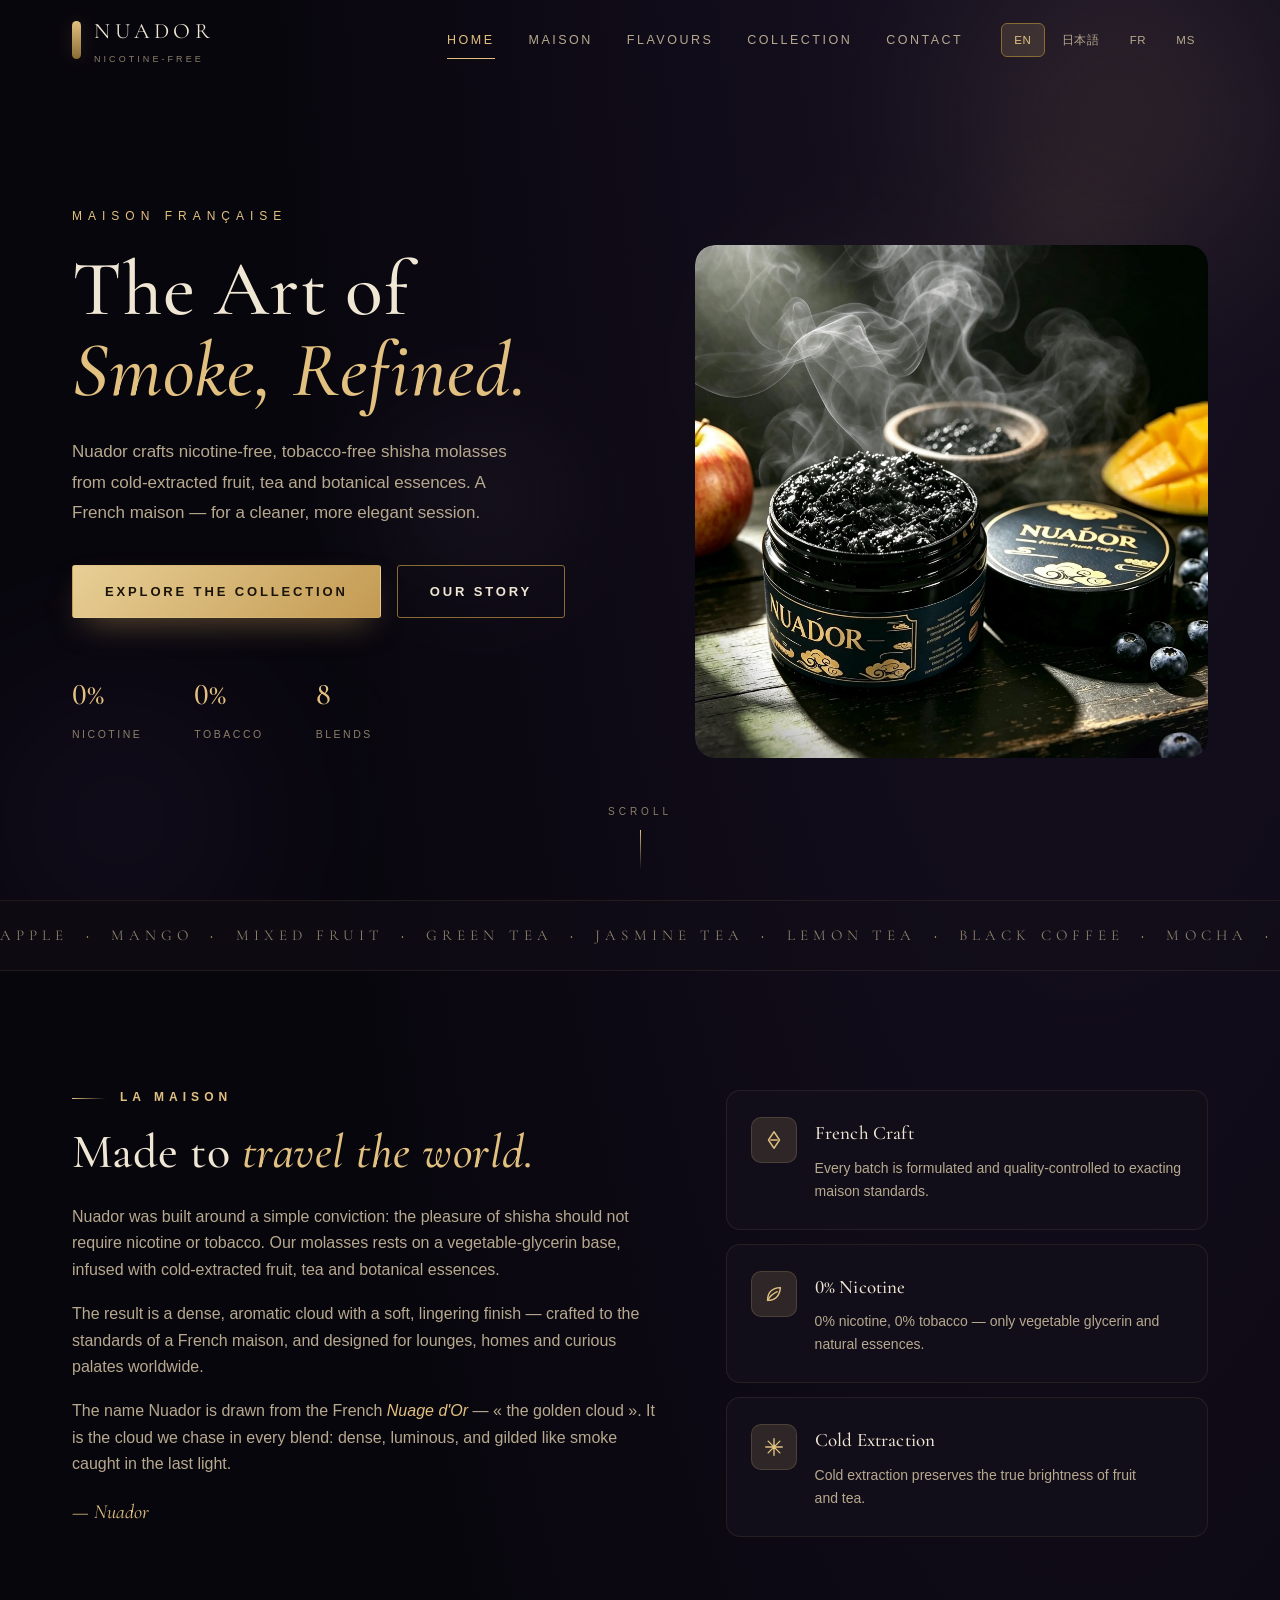
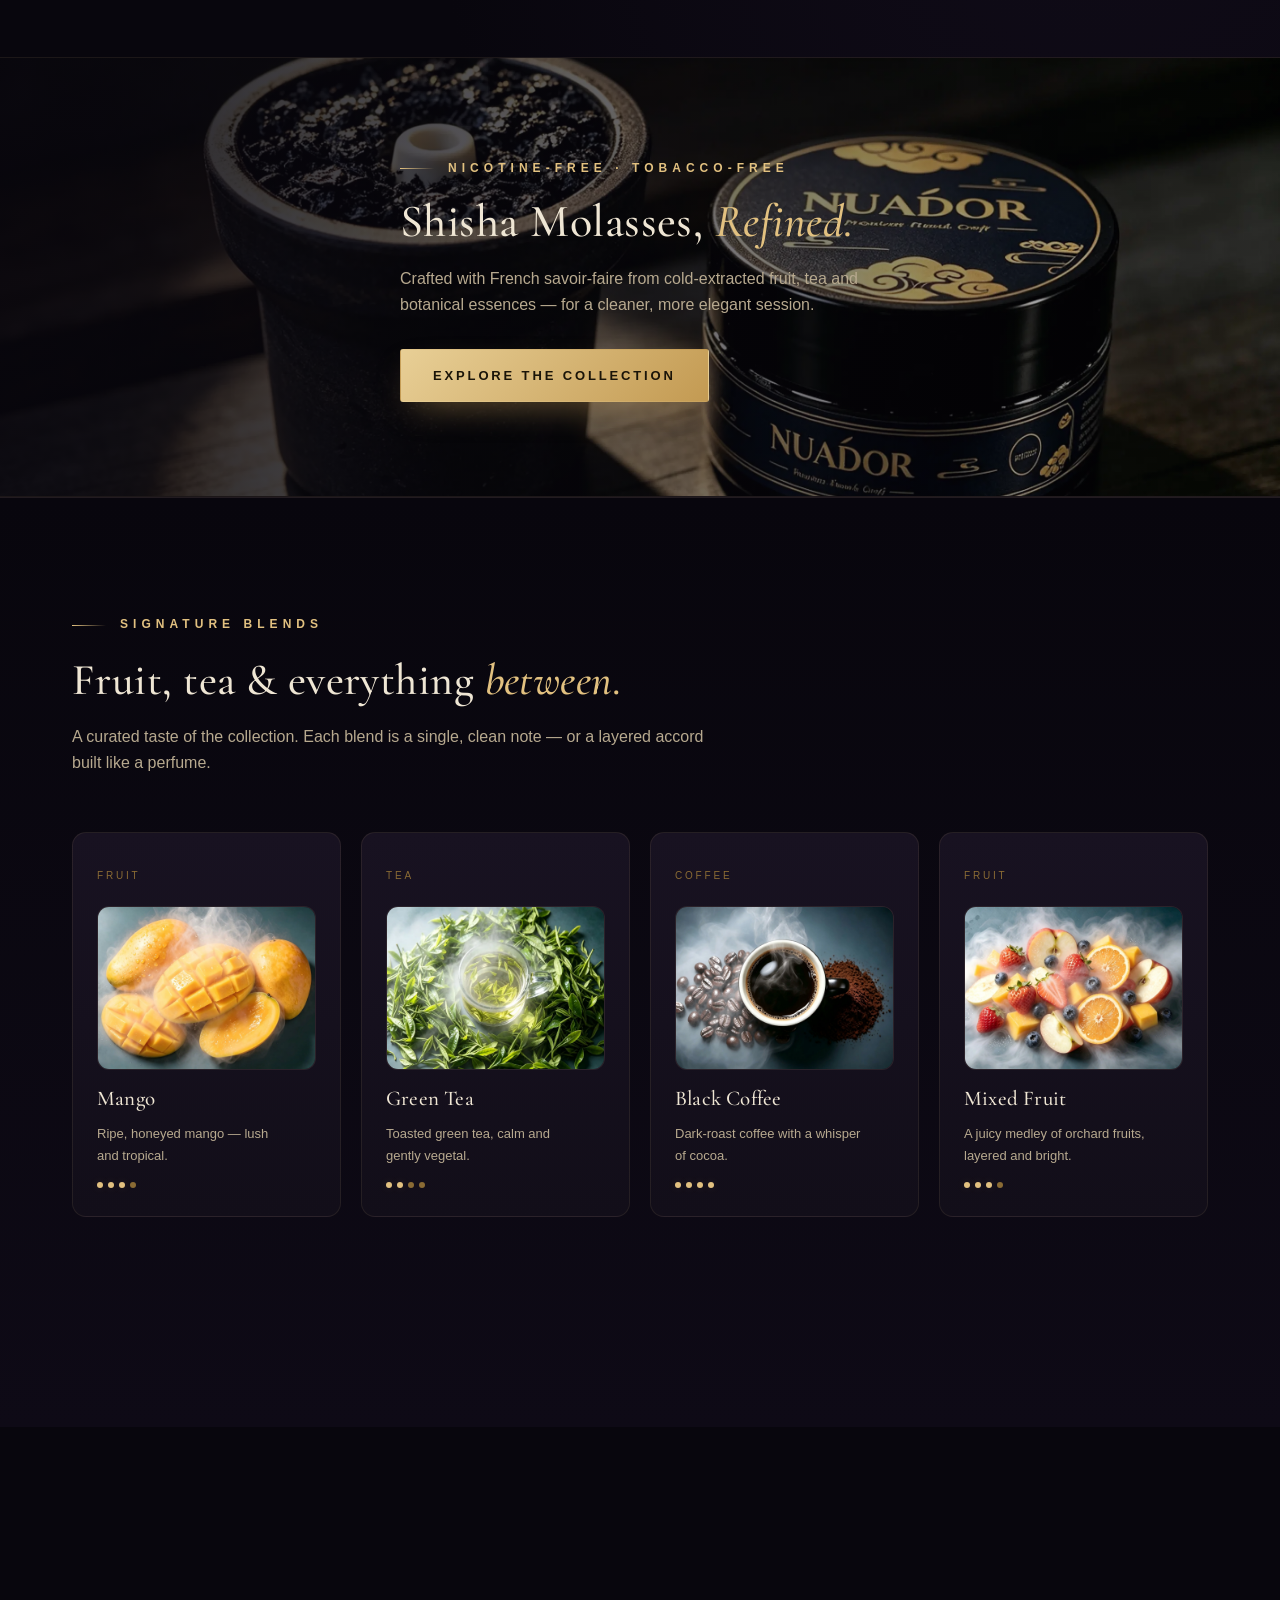
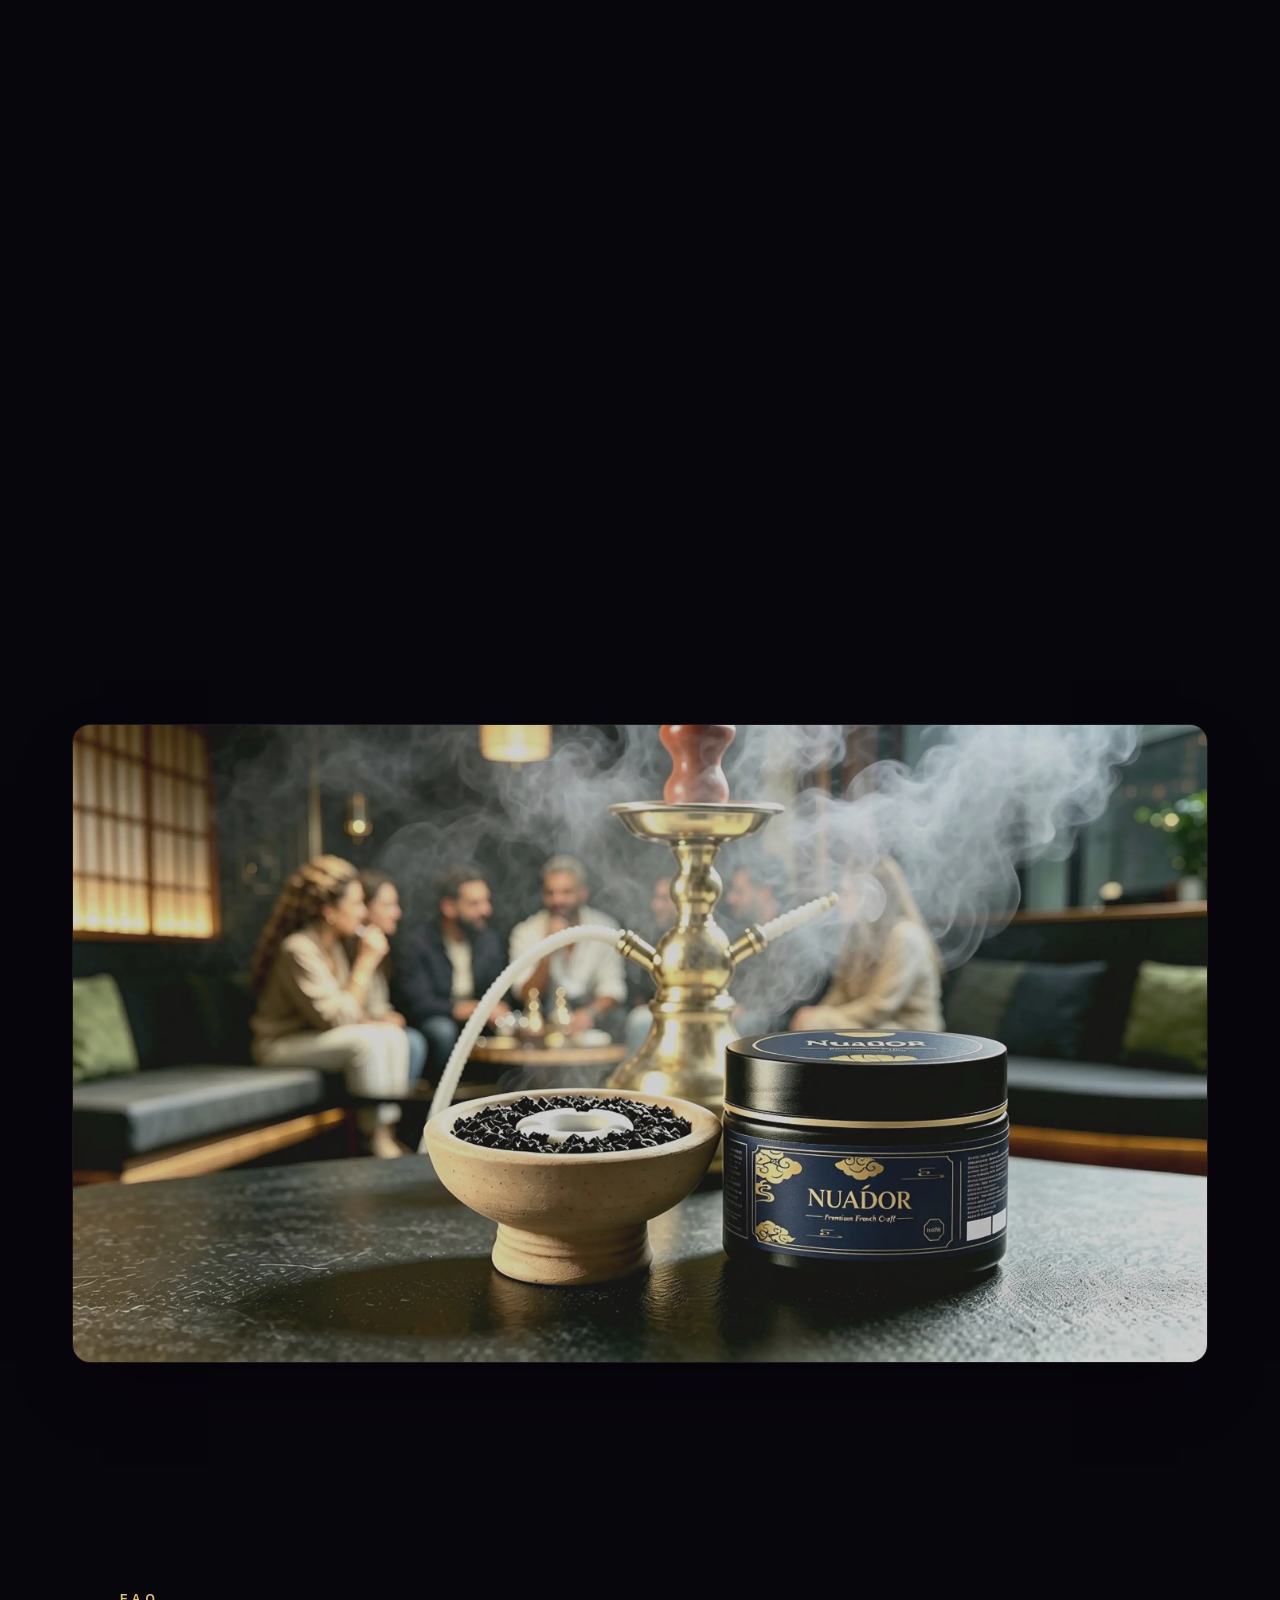
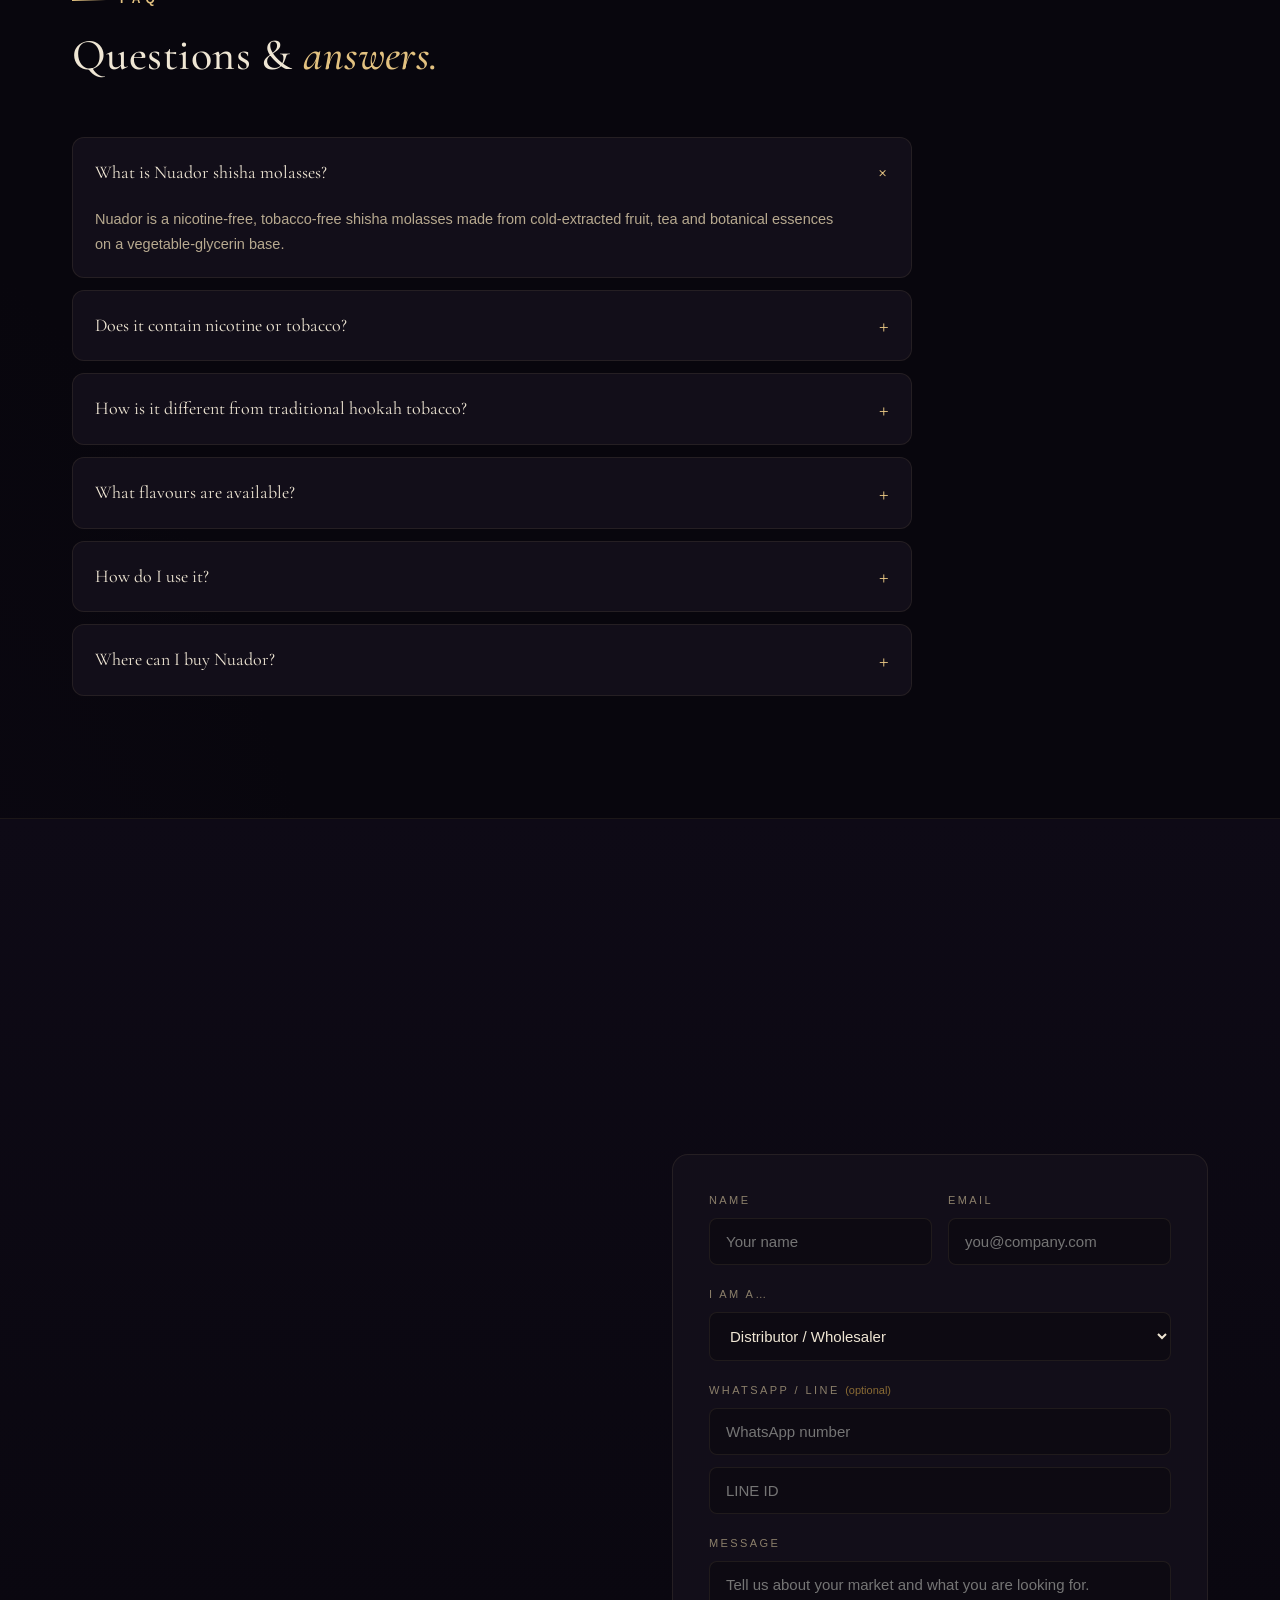
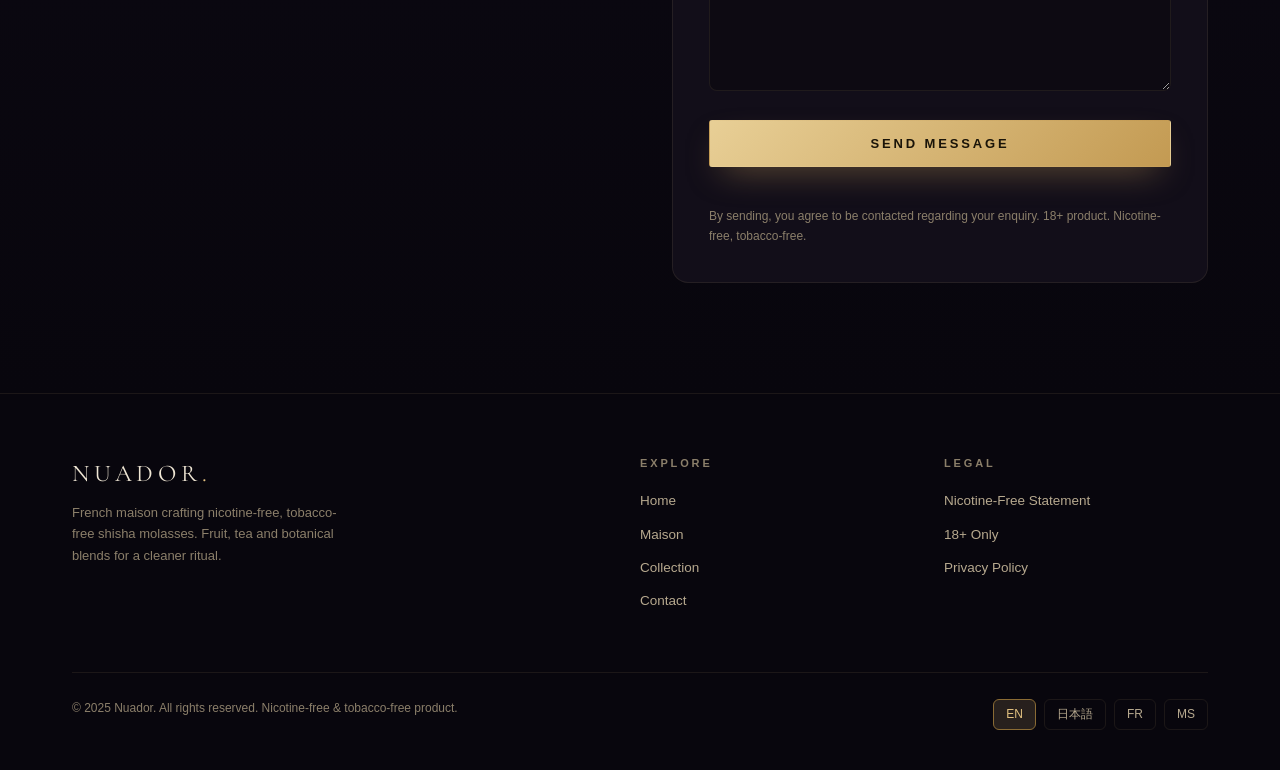
<file: index.html>
<!DOCTYPE html>
<html lang="en">
<head>
<meta charset="UTF-8">
<meta name="viewport" content="width=device-width, initial-scale=1.0">
<title>Nuador — Nicotine-Free Shisha Molasses | 0% Nicotine &amp; Tobacco</title>
<meta name="description" content="Nuador crafts nicotine-free, tobacco-free shisha molasses from cold-extracted fruit, tea and botanical essences. Explore 8 refined blends for a cleaner ritual.">
<link rel="canonical" href="https://nuador.co/">
<link rel="alternate" hreflang="en" href="https://nuador.co/">
<link rel="alternate" hreflang="ja" href="https://nuador.co/ja/">
<link rel="alternate" hreflang="fr" href="https://nuador.co/fr/">
<link rel="alternate" hreflang="ms" href="https://nuador.co/ms/">
<link rel="alternate" hreflang="x-default" href="https://nuador.co/">
<meta property="og:type" content="website">
<meta property="og:site_name" content="Nuador">
<meta property="og:title" content="Nuador — Nicotine-Free Shisha Molasses">
<meta property="og:description" content="Nicotine-free, tobacco-free shisha molasses from cold-extracted fruit, tea and botanical essences. 8 refined blends.">
<meta property="og:url" content="https://nuador.co/">
<meta property="og:image" content="https://nuador.co/data/Nuador_banner.webp">
<meta property="og:locale" content="en">
<meta name="twitter:card" content="summary_large_image">
<meta name="twitter:title" content="Nuador — Nicotine-Free Shisha Molasses">
<meta name="twitter:description" content="Nicotine-free, tobacco-free shisha molasses. 8 refined blends.">
<meta name="twitter:image" content="https://nuador.co/data/Nuador_banner.webp">
<script type="application/ld+json">{"@context":"https://schema.org","@type":"Organization","name":"Nuador","url":"https://nuador.co/","email":"info@nuador.co","logo":"https://nuador.co/data/Nuador_banner.webp","description":"Nicotine-free, tobacco-free shisha molasses crafted from cold-extracted fruit, tea and botanical essences."}</script>
<script type="application/ld+json">{"@context":"https://schema.org","@type":"FAQPage","mainEntity":[{"@type":"Question","name":"What is Nuador shisha molasses?","acceptedAnswer":{"@type":"Answer","text":"Nuador is a nicotine-free, tobacco-free shisha molasses made from cold-extracted fruit, tea and botanical essences on a vegetable-glycerin base."}},{"@type":"Question","name":"Does it contain nicotine or tobacco?","acceptedAnswer":{"@type":"Answer","text":"No. Every blend is 0% nicotine and 0% tobacco."}},{"@type":"Question","name":"How is it different from traditional hookah tobacco?","acceptedAnswer":{"@type":"Answer","text":"It delivers the same dense, aromatic clouds without nicotine or tobacco leaf — a cleaner ritual."}},{"@type":"Question","name":"What flavours are available?","acceptedAnswer":{"@type":"Answer","text":"Eight blends across three families: fruit (Apple, Mango, Mixed Fruit), tea (Green Tea, Jasmine Tea, Lemon Tea) and coffee (Black Coffee, Mocha)."}},{"@type":"Question","name":"How do I use it?","acceptedAnswer":{"@type":"Answer","text":"Pack it in any standard hookah bowl just as you would traditional molasses, and enjoy a slower, cooler session."}},{"@type":"Question","name":"Where can I buy Nuador?","acceptedAnswer":{"@type":"Answer","text":"For distribution, wholesale or partnership enquiries, contact us via the form — we reply within two business days."}}]}</script>
<link rel="preconnect" href="https://fonts.googleapis.com">
<link rel="preconnect" href="https://fonts.gstatic.com" crossorigin>
<link href="https://fonts.googleapis.com/css2?family=Cormorant+Garamond:ital,wght@0,400;0,500;0,600;1,400;1,500&display=swap" rel="stylesheet">
<link rel="stylesheet" href="css/style.css">
<link rel="icon" href="data:image/svg+xml,<svg xmlns='http://www.w3.org/2000/svg' viewBox='0 0 100 100'><rect width='100' height='100' rx='22' fill='%230e0a16'/><text x='50' y='68' font-size='60' text-anchor='middle' fill='%23e2c180' font-family='Georgia'>N</text></svg>">
</head>
<body>

<!-- ============ HEADER ============ -->
<header id="header">
  <div class="wrap nav">
    <a href="index.html" class="brand">
      <span class="mark"></span>
      <span>
        <span class="name">NUADOR</span>
        <span class="sub">Nicotine-Free</span>
      </span>
    </a>
    <nav class="nav-links" id="navLinks">
      <a href="index.html" class="active">Home</a>
      <a href="#maison">Maison</a>
      <a href="#flavours">Flavours</a>
      <a href="catalog.html">Collection</a>
      <a href="#contact">Contact</a>
      <span class="lang-switch"><a href="index.html" class="on">EN</a><a href="ja/index.html">日本語</a><a href="fr/index.html" title="Français">FR</a><a href="ms/index.html" title="Bahasa Melayu">MS</a></span>
    </nav>
    <button class="burger" id="burger" aria-label="Menu"><span></span><span></span><span></span></button>
  </div>
</header>

<!-- ============ HERO ============ -->
<section class="hero">
  <div class="hero-bg">
    <div class="glow a"></div><div class="glow b"></div>
    <div class="smoke s1"></div><div class="smoke s2"></div><div class="smoke s3"></div>
  </div>
  <div class="wrap hero-inner">
    <div>
      <div class="kicker">Maison Française</div>
      <h1 class="h-display">The Art of<br><em>Smoke, Refined.</em></h1>
      <p class="lead">Nuador crafts nicotine-free, tobacco-free shisha molasses from cold-extracted fruit, tea and botanical essences. A French maison — for a cleaner, more elegant session.</p>
      <div class="hero-actions">
        <a href="catalog.html" class="btn btn-gold">Explore the Collection</a>
        <a href="#maison" class="btn btn-ghost">Our Story</a>
      </div>
      <div class="hero-stats">
        <div><b>0%</b><span>Nicotine</span></div>
        <div><b>0%</b><span>Tobacco</span></div>
        <div><b>8</b><span>Blends</span></div>
      </div>
    </div>
    <div class="hero-product">
      <img class="hero-prod-img" src="data/product_nuador.webp" alt="Nuador shisha molasses" loading="lazy">
    </div>
  </div>
  <div class="scroll-hint">Scroll</div>
</section>

<!-- ============ MARQUEE ============ -->
<div class="marquee">
  <div class="marquee-track">
    <span>Apple <b>·</b> Mango <b>·</b> Mixed Fruit <b>·</b> Green Tea <b>·</b> Jasmine Tea <b>·</b> Lemon Tea <b>·</b> Black Coffee <b>·</b> Mocha <b>·</b></span>
    <span>Apple <b>·</b> Mango <b>·</b> Mixed Fruit <b>·</b> Green Tea <b>·</b> Jasmine Tea <b>·</b> Lemon Tea <b>·</b> Black Coffee <b>·</b> Mocha <b>·</b></span>
  </div>
</div>

<!-- ============ MAISON / BRAND ============ -->
<section class="section" id="maison">
  <div class="wrap">
    <div class="story-grid">
      <div class="story-copy reveal">
        <span class="eyebrow">La Maison</span>
        <h2 class="h-display" style="font-size:clamp(32px,4vw,48px);margin-top:20px">Made to <em>travel the world.</em></h2>
        <p style="margin-top:26px">Nuador was built around a simple conviction: the pleasure of shisha should not require nicotine or tobacco. Our molasses rests on a vegetable-glycerin base, infused with cold-extracted fruit, tea and botanical essences.</p>
        <p>The result is a dense, aromatic cloud with a soft, lingering finish — crafted to the standards of a French maison, and designed for lounges, homes and curious palates worldwide.</p>
        <p>The name Nuador is drawn from the French <em style="color:var(--gold);font-style:italic">Nuage d'Or</em> — « the golden cloud ». It is the cloud we chase in every blend: dense, luminous, and gilded like smoke caught in the last light.</p>
        <p class="sig">— Nuador</p>
      </div>
      <div class="pillars reveal">
        <div class="pillar"><span class="ic"><svg viewBox="0 0 24 24" fill="none" stroke="currentColor" stroke-width="1.5" stroke-linecap="round" stroke-linejoin="round"><path d="M12 3l6 9-6 9-6-9 6-9z"/><path d="M8.5 12h7"/></svg></span><div><h3>French Craft</h3><p>Every batch is formulated and quality-controlled to exacting maison standards.</p></div></div>
        <div class="pillar"><span class="ic"><svg viewBox="0 0 24 24" fill="none" stroke="currentColor" stroke-width="1.5" stroke-linecap="round" stroke-linejoin="round"><path d="M5 19c0-8 4.5-13.5 14-14-1 9.5-6.5 14-14 14z"/><path d="M5 19c2.5-4.5 6-7.5 10.5-9.5"/></svg></span><div><h3>0% Nicotine</h3><p>0% nicotine, 0% tobacco — only vegetable glycerin and natural essences.</p></div></div>
        <div class="pillar"><span class="ic"><svg viewBox="0 0 24 24" fill="none" stroke="currentColor" stroke-width="1.5" stroke-linecap="round"><path d="M12 3v18M3 12h18M5.6 5.6l12.8 12.8M18.4 5.6L5.6 18.4"/></svg></span><div><h3>Cold Extraction</h3><p>Cold extraction preserves the true brightness of fruit and tea.</p></div></div>
      </div>
    </div>
  </div>
</section>

<!-- ============ BANNER ============ -->
<section class="banner">
  <img class="banner-img" src="data/Nuador_banner.webp" alt="Nuador shisha molasses" loading="lazy">
  <div class="banner-overlay"></div>
  <div class="wrap">
    <div class="banner-inner">
      <span class="eyebrow">Nicotine-Free · Tobacco-Free</span>
      <h2>Shisha Molasses, <em>Refined.</em></h2>
      <p>Crafted with French savoir-faire from cold-extracted fruit, tea and botanical essences — for a cleaner, more elegant session.</p>
      <a href="catalog.html" class="btn btn-gold">Explore the Collection</a>
    </div>
  </div>
</section>

<!-- ============ FLAVOURS PREVIEW ============ -->
<section class="section" id="flavours" style="background:linear-gradient(180deg,var(--bg0),var(--bg1));border-top:1px solid var(--line-soft)">
  <div class="wrap">
    <div class="section-head reveal">
      <span class="eyebrow">Signature Blends</span>
      <h2 style="margin-top:20px">Fruit, tea &amp; everything <em style="color:var(--gold);font-style:italic">between.</em></h2>
      <p>A curated taste of the collection. Each blend is a single, clean note — or a layered accord built like a perfume.</p>
    </div>
    <div class="featured reveal">
      <a href="catalog.html" class="fcard">
        <span class="cat">Fruit</span>
        <img class="thumb" src="data/mango.webp" alt="Mango flavoured shisha molasses" loading="lazy">
        <h3>Mango</h3>
        <p class="note">Ripe, honeyed mango — lush and tropical.</p>
        <div class="dots"><i class="on"></i><i class="on"></i><i class="on"></i><i></i></div>
      </a>
      <a href="catalog.html" class="fcard">
        <span class="cat">Tea</span>
        <img class="thumb" src="data/green-tea.webp" alt="Green tea flavoured shisha molasses" loading="lazy">
        <h3>Green Tea</h3>
        <p class="note">Toasted green tea, calm and gently vegetal.</p>
        <div class="dots"><i class="on"></i><i class="on"></i><i></i><i></i></div>
      </a>
      <a href="catalog.html" class="fcard">
        <span class="cat">Coffee</span>
        <img class="thumb" src="data/black-coffee.webp" alt="Black coffee flavoured shisha molasses" loading="lazy">
        <h3>Black Coffee</h3>
        <p class="note">Dark-roast coffee with a whisper of cocoa.</p>
        <div class="dots"><i class="on"></i><i class="on"></i><i class="on"></i><i class="on"></i></div>
      </a>
      <a href="catalog.html" class="fcard">
        <span class="cat">Fruit</span>
        <img class="thumb" src="data/Mixed-Fruit.webp" alt="Mixed fruit flavoured shisha molasses" loading="lazy">
        <h3>Mixed Fruit</h3>
        <p class="note">A juicy medley of orchard fruits, layered and bright.</p>
        <div class="dots"><i class="on"></i><i class="on"></i><i class="on"></i><i></i></div>
      </a>
    </div>
    <div style="text-align:center;margin-top:46px" class="reveal">
      <a href="catalog.html" class="btn btn-ghost">View the Full Collection →</a>
    </div>
  </div>
</section>

<!-- ============ WHY / BENEFITS ============ -->
<section class="section" id="why">
  <div class="wrap">
    <div class="section-head reveal">
      <span class="eyebrow">Why Nuador</span>
      <h2 style="margin-top:20px">A cleaner ritual, <em style="color:var(--gold);font-style:italic">without compromise.</em></h2>
    </div>
    <div class="benefits">
      <div class="benefit reveal">
        <span class="ic"><svg viewBox="0 0 24 24" fill="none" stroke="currentColor" stroke-width="1.5" stroke-linecap="round" stroke-linejoin="round"><path d="M12 3l7 3v5c0 4.4-3 7.8-7 9.7-4-1.9-7-5.3-7-9.7V6l7-3z"/><path d="M9 12l2 2 4-4"/></svg></span>
        <div><h3>Nicotine-Free</h3><p>0.0% nicotine and 0% tobacco. The pleasure of the ritual, minus the dependence.</p></div>
      </div>
      <div class="benefit reveal">
        <span class="ic"><svg viewBox="0 0 24 24" fill="none" stroke="currentColor" stroke-width="1.5" stroke-linecap="round" stroke-linejoin="round"><path d="M5 19c0-8 4.5-13.5 14-14-1 9.5-6.5 14-14 14z"/><path d="M5 19c2.5-4.5 6-7.5 10.5-9.5"/></svg></span>
        <div><span class="num">VG</span><h3>Plant-Based Base</h3><p>Food-grade vegetable glycerin carries the flavour — no tobacco leaf, ever.</p></div>
      </div>
      <div class="benefit reveal">
        <span class="ic"><svg viewBox="0 0 24 24" fill="none" stroke="currentColor" stroke-width="1.5" stroke-linecap="round"><path d="M12 3v18M3 12h18M5.6 5.6l12.8 12.8M18.4 5.6L5.6 18.4"/></svg></span>
        <div><span class="num">Cold</span><h3>Cold Extraction</h3><p>Essences are extracted cold so the top notes stay bright and true to the fruit.</p></div>
      </div>
    </div>
  </div>
</section>

<!-- ============ SCENE / MOMENTS ============ -->
<section class="section scene" id="scene">
  <div class="wrap">
    <div class="section-head reveal">
      <span class="eyebrow">The Moment</span>
      <h2 style="margin-top:20px">Made for <em style="color:var(--gold);font-style:italic">shared moments.</em></h2>
      <p>Friends around the table, conversation drifting, and a slow aromatic cloud — this is where Nuador belongs.</p>
    </div>
    <div class="scene-media reveal">
      <img src="data/the_Moment.webp" alt="Friends sharing Nuador" loading="lazy">
    </div>
  </div>
</section>

<!-- ============ FAQ ============ -->
<section class="section" id="faq">
  <div class="wrap">
    <div class="section-head reveal">
      <span class="eyebrow">FAQ</span>
      <h2 style="margin-top:20px">Questions &amp; <em style="color:var(--gold);font-style:italic">answers.</em></h2>
    </div>
    <div class="faq reveal">
      <details open>
        <summary>What is Nuador shisha molasses?</summary>
        <p>Nuador is a nicotine-free, tobacco-free shisha molasses made from cold-extracted fruit, tea and botanical essences on a vegetable-glycerin base.</p>
      </details>
      <details>
        <summary>Does it contain nicotine or tobacco?</summary>
        <p>No. Every blend is 0% nicotine and 0% tobacco.</p>
      </details>
      <details>
        <summary>How is it different from traditional hookah tobacco?</summary>
        <p>It delivers the same dense, aromatic clouds without nicotine or tobacco leaf — a cleaner ritual.</p>
      </details>
      <details>
        <summary>What flavours are available?</summary>
        <p>Eight blends across three families: fruit (Apple, Mango, Mixed Fruit), tea (Green Tea, Jasmine Tea, Lemon Tea) and coffee (Black Coffee, Mocha).</p>
      </details>
      <details>
        <summary>How do I use it?</summary>
        <p>Pack it in any standard hookah bowl just as you would traditional molasses, and enjoy a slower, cooler session.</p>
      </details>
      <details>
        <summary>Where can I buy Nuador?</summary>
        <p>For distribution, wholesale or partnership enquiries, contact us via the form below — we reply within two business days.</p>
      </details>
    </div>
  </div>
</section>

<!-- ============ CONTACT ============ -->
<section class="section contact" id="contact">
  <div class="wrap">
    <div class="section-head reveal">
      <span class="eyebrow">Contact</span>
      <h2 style="margin-top:20px">Distribution &amp; <em style="color:var(--gold);font-style:italic">partnerships.</em></h2>
      <p>Interested in carrying Nuador, or planning a private event? Write to us — we reply within two business days.</p>
    </div>
    <div class="contact-grid">
      <div class="contact-info reveal">
        <div class="line">
          <span class="ic"><svg viewBox="0 0 24 24" fill="none" stroke="currentColor" stroke-width="1.5" stroke-linecap="round" stroke-linejoin="round"><rect x="3" y="5" width="18" height="14" rx="2"/><path d="M3 7l9 6 9-6"/></svg></span>
          <div><b>Email</b><a href="mailto:info@nuador.co">info@nuador.co</a></div>
        </div>
        <div class="line">
          <span class="ic"><svg viewBox="0 0 24 24" fill="none" stroke="currentColor" stroke-width="1.5" stroke-linecap="round" stroke-linejoin="round"><path d="M21 11.5a8.38 8.38 0 0 1-9 8.34 8.5 8.5 0 0 1-3.4-.69L3 21l1.86-4.42A8.38 8.38 0 1 1 21 11.5z"/></svg></span>
          <div><b>WhatsApp</b><a href="https://wa.me/8613410637208">+86 134 1063 7208</a></div>
        </div>
        <div class="line">
          <span class="ic"><svg viewBox="0 0 24 24" fill="none" stroke="currentColor" stroke-width="1.5" stroke-linecap="round" stroke-linejoin="round"><path d="M21 15a2 2 0 0 1-2 2H7l-4 4V5a2 2 0 0 1 2-2h14a2 2 0 0 1 2 2z"/></svg></span>
          <div><b>LINE</b><span>+852 6760 9986</span></div>
        </div>
        <div class="social">
          <a href="#" aria-label="Instagram">IG</a>
          <a href="#" aria-label="Facebook">FB</a>
          <a href="#" aria-label="TikTok">TT</a>
          <a href="#" aria-label="LINE">LN</a>
        </div>
      </div>
      <form class="contact-form reveal" id="contactForm">
        <div class="row">
          <div class="field">
            <label for="name">Name</label>
            <input id="name" name="name" type="text" placeholder="Your name" required>
          </div>
          <div class="field">
            <label for="email">Email</label>
            <input id="email" name="email" type="email" placeholder="you@company.com" required>
          </div>
        </div>
        <div class="field">
          <label for="topic">I am a…</label>
          <select id="topic" name="topic">
            <option>Distributor / Wholesaler</option>
            <option>Lounge / Café / Bar</option>
            <option>Retailer</option>
            <option>Media / Press</option>
            <option>Individual customer</option>
          </select>
        </div>
        <div class="field">
          <label>WhatsApp / LINE <span style="color:var(--gold-3);text-transform:none;letter-spacing:0">(optional)</span></label>
          <div class="row3">
            <input name="whatsapp" type="text" placeholder="WhatsApp number">
            <input name="line" type="text" placeholder="LINE ID">
          </div>
        </div>
        <div class="field">
          <label for="msg">Message</label>
          <textarea id="msg" name="message" placeholder="Tell us about your market and what you are looking for."></textarea>
        </div>
        <button type="submit" class="btn btn-gold" style="width:100%;justify-content:center" id="sendBtn">Send Message</button>
        <p class="note" id="formStatus" aria-live="polite" style="min-height:1em"></p>
        <p class="note">By sending, you agree to be contacted regarding your enquiry. 18+ product. Nicotine-free, tobacco-free.</p>
      </form>
    </div>
  </div>
</section>

<!-- ============ FOOTER ============ -->
<footer>
  <div class="wrap">
    <div class="foot-grid">
      <div class="foot-brand">
        <div class="name">NUADOR<span>.</span></div>
        <p>French maison crafting nicotine-free, tobacco-free shisha molasses. Fruit, tea and botanical blends for a cleaner ritual.</p>
      </div>
      <div>
        <h4>Explore</h4>
        <a href="index.html">Home</a>
        <a href="#maison">Maison</a>
        <a href="catalog.html">Collection</a>
        <a href="#contact">Contact</a>
      </div>
      <div>
        <h4>Legal</h4>
        <a href="#">Nicotine-Free Statement</a>
        <a href="#">18+ Only</a>
        <a href="#">Privacy Policy</a>
      </div>
    </div>
    <div class="foot-bottom">
      <span>© 2025 Nuador. All rights reserved. Nicotine-free &amp; tobacco-free product.</span>
      <span class="langs"><a href="index.html" class="on">EN</a><a href="ja/index.html">日本語</a><a href="fr/index.html" title="Français">FR</a><a href="ms/index.html" title="Bahasa Melayu">MS</a></span>
    </div>
  </div>
</footer>

<script src="js/main.js"></script>
</body>
</html>
</file>
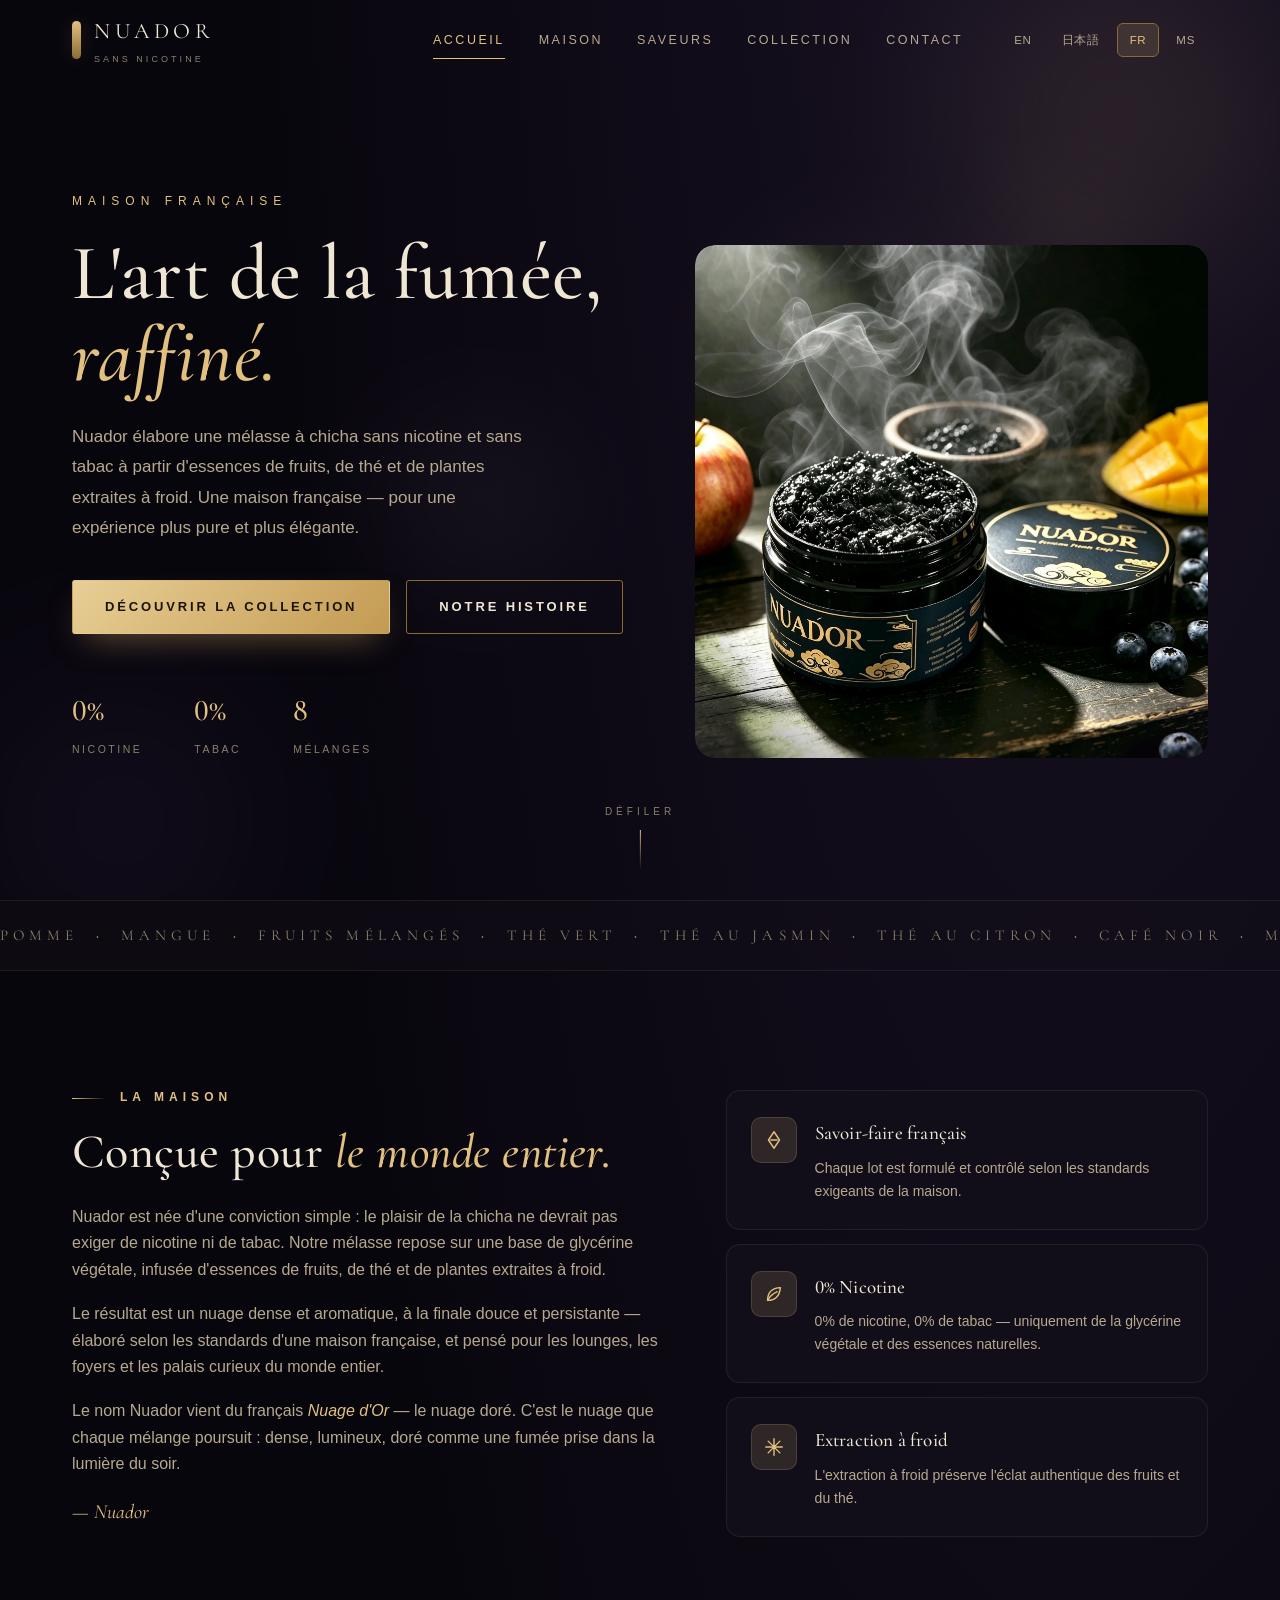
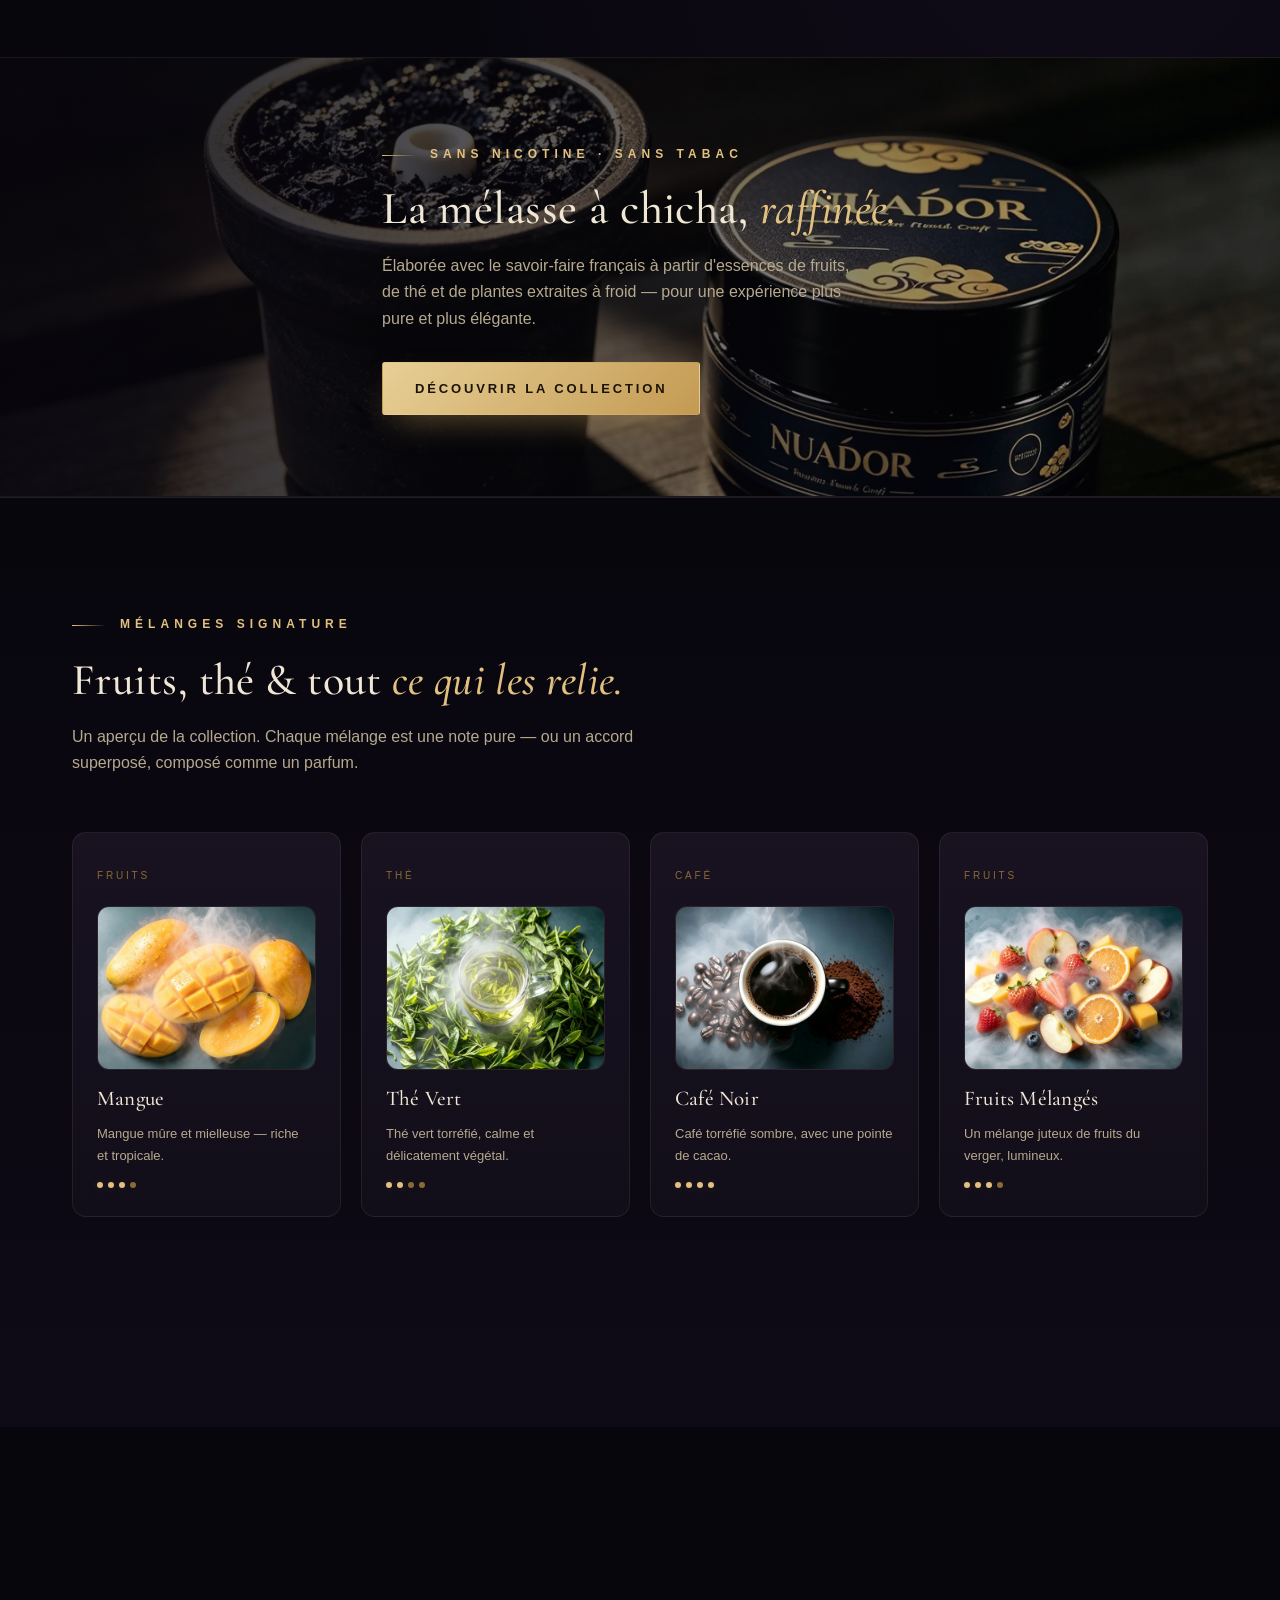
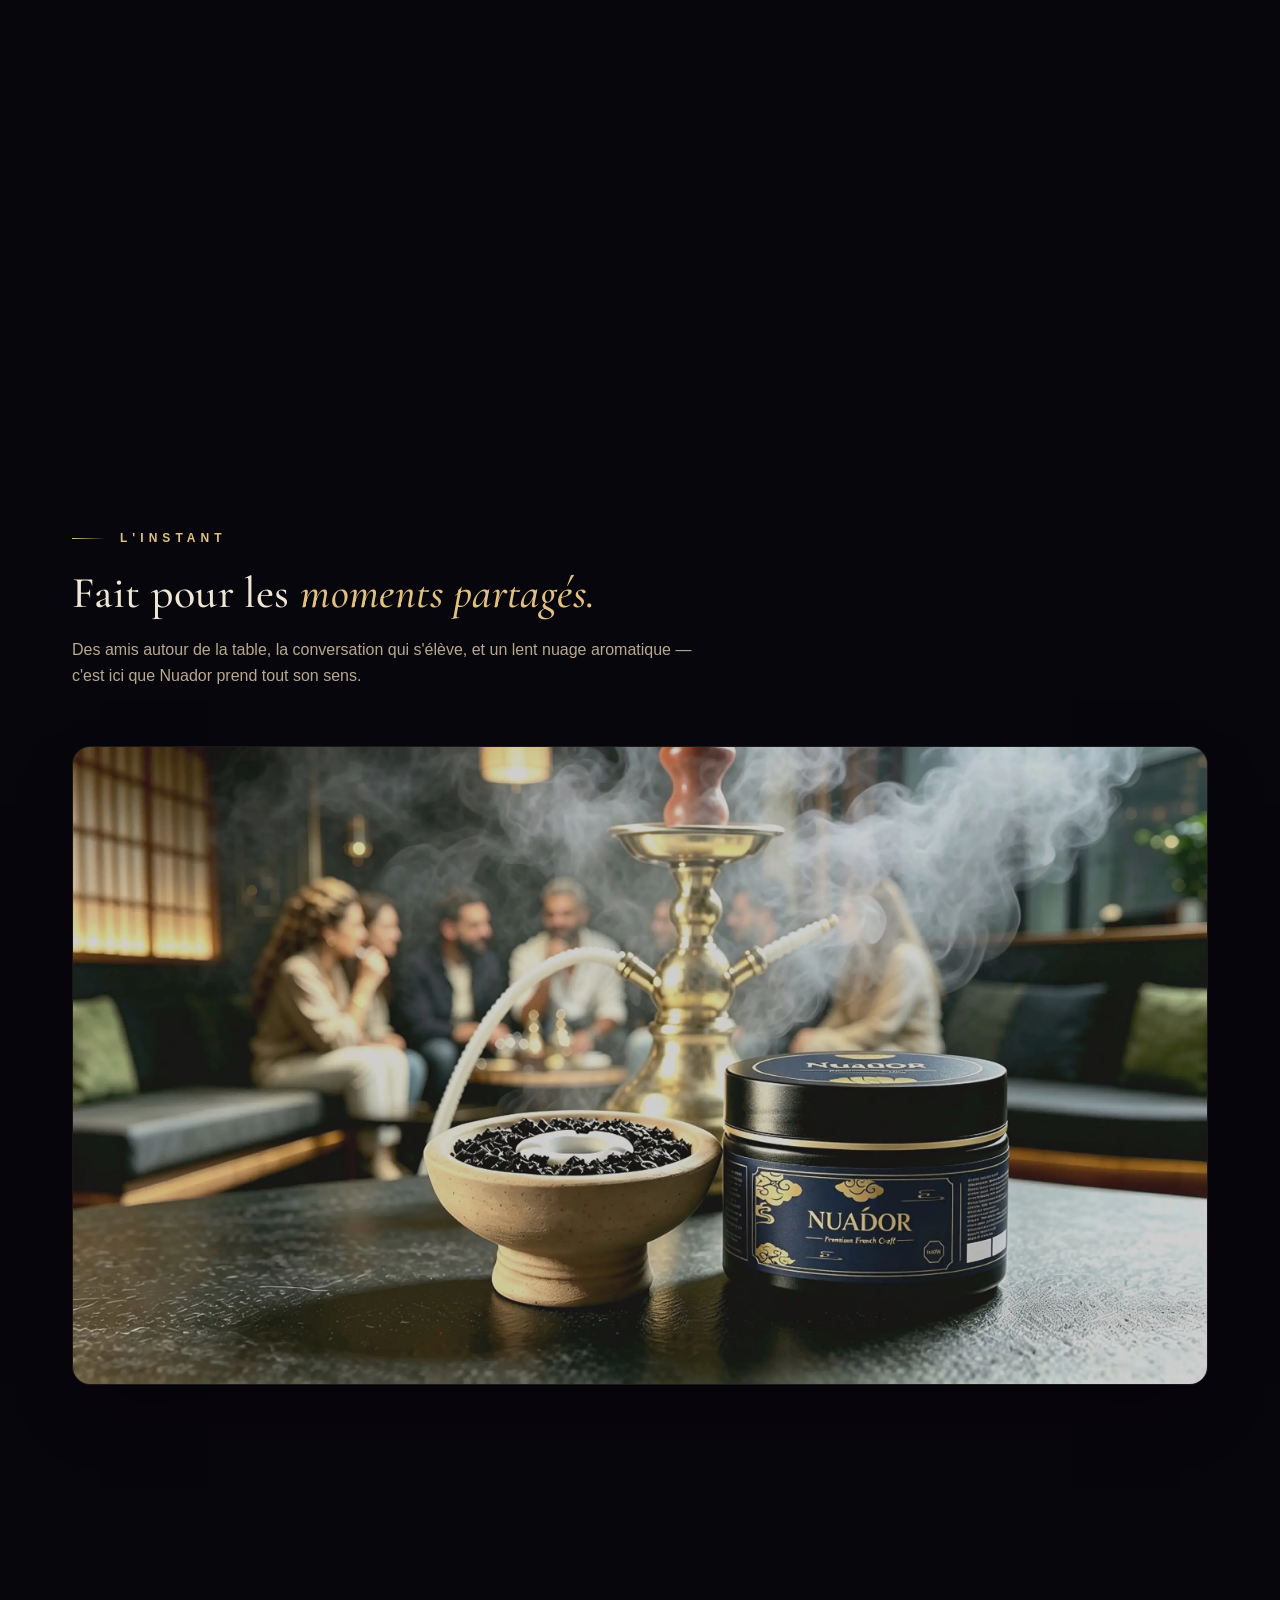
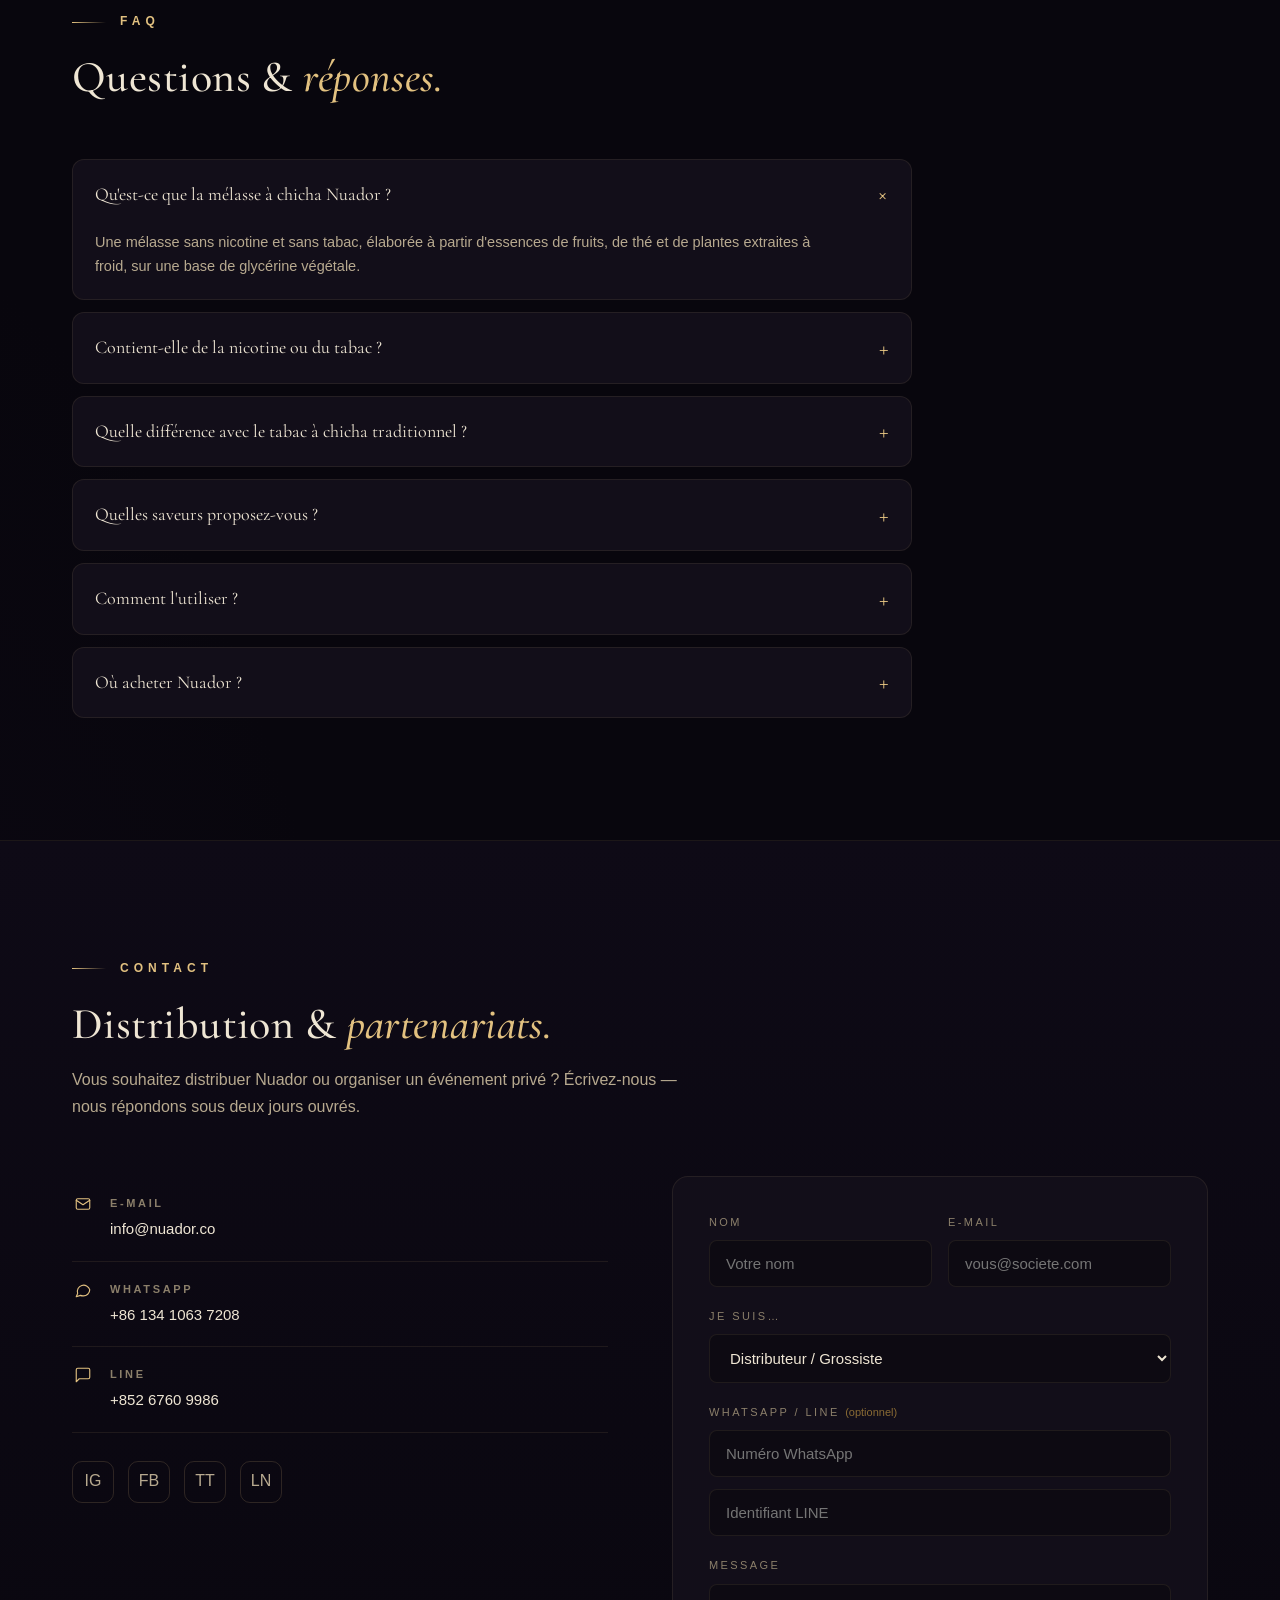
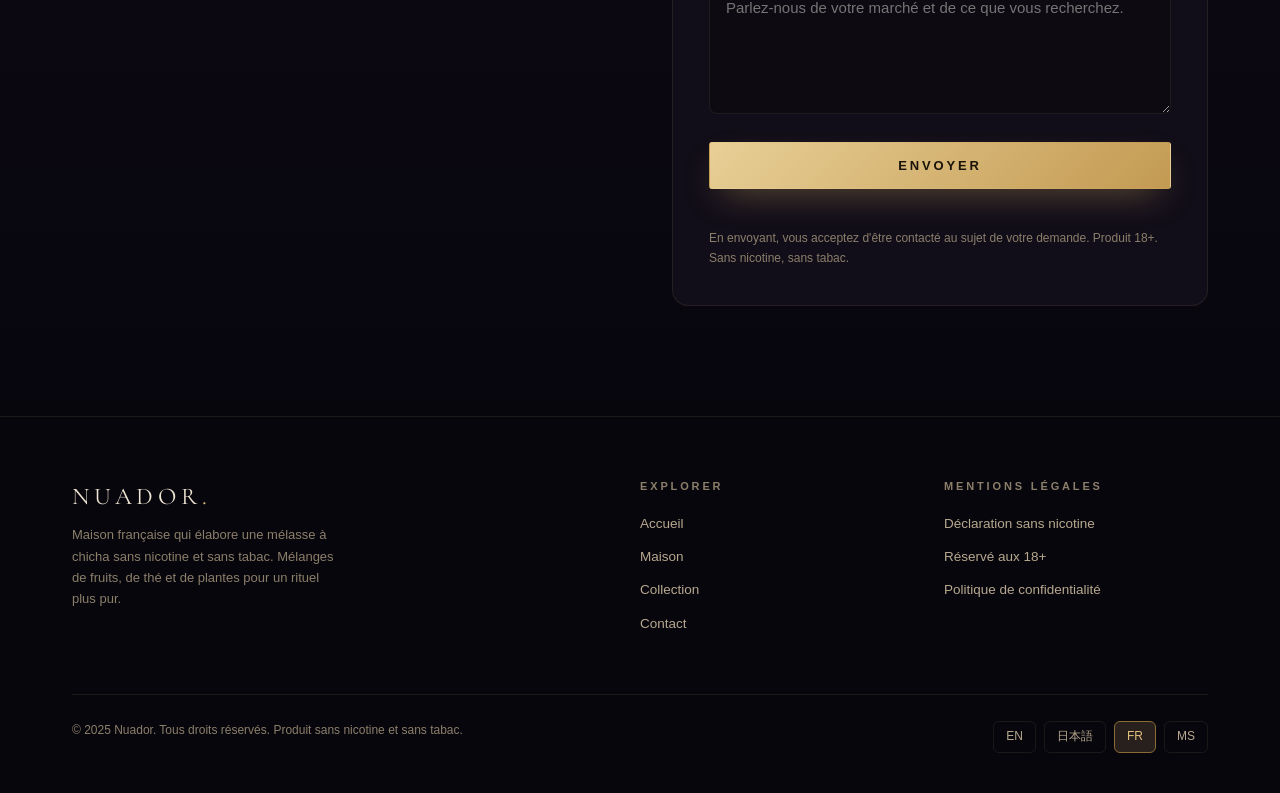
<file: fr/index.html>
<!DOCTYPE html>
<html lang="fr">
<head>
<meta charset="UTF-8">
<meta name="viewport" content="width=device-width, initial-scale=1.0">
<title>Nuador — Mélasse à chicha sans nicotine | 0% nicotine &amp; tabac</title>
<meta name="description" content="Nuador élabore une mélasse à chicha sans nicotine et sans tabac, à partir d'essences de fruits, de thé et de plantes extraites à froid. 8 mélanges raffinés.">
<link rel="canonical" href="https://nuador.co/fr/">
<link rel="alternate" hreflang="en" href="https://nuador.co/">
<link rel="alternate" hreflang="ja" href="https://nuador.co/ja/">
<link rel="alternate" hreflang="fr" href="https://nuador.co/fr/">
<link rel="alternate" hreflang="ms" href="https://nuador.co/ms/">
<link rel="alternate" hreflang="x-default" href="https://nuador.co/">
<meta property="og:type" content="website">
<meta property="og:site_name" content="Nuador">
<meta property="og:title" content="Nuador — Mélasse à chicha sans nicotine">
<meta property="og:description" content="Mélasse à chicha sans nicotine ni tabac. 8 mélanges raffinés.">
<meta property="og:url" content="https://nuador.co/fr/">
<meta property="og:image" content="https://nuador.co/data/Nuador_banner.webp">
<meta property="og:locale" content="fr">
<meta name="twitter:card" content="summary_large_image">
<meta name="twitter:title" content="Nuador — Mélasse à chicha sans nicotine">
<meta name="twitter:description" content="Mélasse à chicha sans nicotine ni tabac. 8 mélanges raffinés.">
<meta name="twitter:image" content="https://nuador.co/data/Nuador_banner.webp">
<script type="application/ld+json">{"@context":"https://schema.org","@type":"Organization","name":"Nuador","url":"https://nuador.co/fr/","email":"info@nuador.co","logo":"https://nuador.co/data/Nuador_banner.webp","description":"Mélasse à chicha sans nicotine et sans tabac, élaborée à partir d'essences de fruits, de thé et de plantes extraites à froid."}</script>
<script type="application/ld+json">{"@context":"https://schema.org","@type":"FAQPage","mainEntity":[{"@type":"Question","name":"Qu'est-ce que la mélasse à chicha Nuador ?","acceptedAnswer":{"@type":"Answer","text":"Une mélasse sans nicotine et sans tabac, élaborée à partir d'essences de fruits, de thé et de plantes extraites à froid, sur une base de glycérine végétale."}},{"@type":"Question","name":"Contient-elle de la nicotine ou du tabac ?","acceptedAnswer":{"@type":"Answer","text":"Non. Chaque mélange est 0% de nicotine et 0% de tabac."}},{"@type":"Question","name":"Quelle différence avec le tabac à chicha traditionnel ?","acceptedAnswer":{"@type":"Answer","text":"Elle offre les mêmes nuages denses et aromatiques, sans nicotine ni feuille de tabac — un rituel plus pur."}},{"@type":"Question","name":"Quelles saveurs proposez-vous ?","acceptedAnswer":{"@type":"Answer","text":"Huit mélanges en trois familles : fruits (Pomme, Mangue, Fruits mélangés), thé (Thé vert, Thé au jasmin, Thé au citron) et café (Café noir, Moka)."}},{"@type":"Question","name":"Comment l'utiliser ?","acceptedAnswer":{"@type":"Answer","text":"Remplissez un bol à chicha standard comme avec une mélasse classique, et savourez une session plus douce."}},{"@type":"Question","name":"Où acheter Nuador ?","acceptedAnswer":{"@type":"Answer","text":"Pour la distribution ou le partenariat, contactez-nous via le formulaire ci-dessous — réponse sous deux jours ouvrés."}}]}</script>
<link rel="preconnect" href="https://fonts.googleapis.com">
<link rel="preconnect" href="https://fonts.gstatic.com" crossorigin>
<link href="https://fonts.googleapis.com/css2?family=Cormorant+Garamond:ital,wght@0,400;0,500;0,600;1,400;1,500&display=swap" rel="stylesheet">
<link rel="stylesheet" href="../css/style.css">
<link rel="icon" href="data:image/svg+xml,<svg xmlns='http://www.w3.org/2000/svg' viewBox='0 0 100 100'><rect width='100' height='100' rx='22' fill='%230e0a16'/><text x='50' y='68' font-size='60' text-anchor='middle' fill='%23e2c180' font-family='Georgia'>N</text></svg>">
</head>
<body>

<!-- ============ HEADER ============ -->
<header id="header">
  <div class="wrap nav">
    <a href="index.html" class="brand">
      <span class="mark"></span>
      <span>
        <span class="name">NUADOR</span>
        <span class="sub">Sans nicotine</span>
      </span>
    </a>
    <nav class="nav-links" id="navLinks">
      <a href="index.html" class="active">Accueil</a>
      <a href="#maison">Maison</a>
      <a href="#flavours">Saveurs</a>
      <a href="catalog.html">Collection</a>
      <a href="#contact">Contact</a>
      <span class="lang-switch"><a href="../index.html">EN</a><a href="../ja/index.html">日本語</a><a href="index.html" class="on" title="Français">FR</a><a href="../ms/index.html" title="Bahasa Melayu">MS</a></span>
    </nav>
    <button class="burger" id="burger" aria-label="Menu"><span></span><span></span><span></span></button>
  </div>
</header>

<!-- ============ HERO ============ -->
<section class="hero">
  <div class="hero-bg">
    <div class="glow a"></div><div class="glow b"></div>
    <div class="smoke s1"></div><div class="smoke s2"></div><div class="smoke s3"></div>
  </div>
  <div class="wrap hero-inner">
    <div>
      <div class="kicker">Maison Française</div>
      <h1 class="h-display">L'art de la fumée,<br><em>raffiné.</em></h1>
      <p class="lead">Nuador élabore une mélasse à chicha sans nicotine et sans tabac à partir d'essences de fruits, de thé et de plantes extraites à froid. Une maison française — pour une expérience plus pure et plus élégante.</p>
      <div class="hero-actions">
        <a href="catalog.html" class="btn btn-gold">Découvrir la collection</a>
        <a href="#maison" class="btn btn-ghost">Notre histoire</a>
      </div>
      <div class="hero-stats">
        <div><b>0%</b><span>Nicotine</span></div>
        <div><b>0%</b><span>Tabac</span></div>
        <div><b>8</b><span>Mélanges</span></div>
      </div>
    </div>
    <div class="hero-product">
      <img class="hero-prod-img" src="../data/product_nuador.webp" alt="Mélasse à chicha Nuador" loading="lazy">
    </div>
  </div>
  <div class="scroll-hint">Défiler</div>
</section>

<!-- ============ MARQUEE ============ -->
<div class="marquee">
  <div class="marquee-track">
    <span>Pomme <b>·</b> Mangue <b>·</b> Fruits mélangés <b>·</b> Thé vert <b>·</b> Thé au jasmin <b>·</b> Thé au citron <b>·</b> Café noir <b>·</b> Moka <b>·</b></span>
    <span>Pomme <b>·</b> Mangue <b>·</b> Fruits mélangés <b>·</b> Thé vert <b>·</b> Thé au jasmin <b>·</b> Thé au citron <b>·</b> Café noir <b>·</b> Moka <b>·</b></span>
  </div>
</div>

<!-- ============ MAISON / BRAND ============ -->
<section class="section" id="maison">
  <div class="wrap">
    <div class="story-grid">
      <div class="story-copy reveal">
        <span class="eyebrow">La Maison</span>
        <h2 class="h-display" style="font-size:clamp(32px,4vw,48px);margin-top:20px">Conçue pour <em>le monde entier.</em></h2>
        <p style="margin-top:26px">Nuador est née d'une conviction simple : le plaisir de la chicha ne devrait pas exiger de nicotine ni de tabac. Notre mélasse repose sur une base de glycérine végétale, infusée d'essences de fruits, de thé et de plantes extraites à froid.</p>
        <p>Le résultat est un nuage dense et aromatique, à la finale douce et persistante — élaboré selon les standards d'une maison française, et pensé pour les lounges, les foyers et les palais curieux du monde entier.</p>
        <p>Le nom Nuador vient du français <em style="color:var(--gold);font-style:italic">Nuage d'Or</em> — le nuage doré. C'est le nuage que chaque mélange poursuit : dense, lumineux, doré comme une fumée prise dans la lumière du soir.</p>
        <p class="sig">— Nuador</p>
      </div>
      <div class="pillars reveal">
        <div class="pillar"><span class="ic"><svg viewBox="0 0 24 24" fill="none" stroke="currentColor" stroke-width="1.5" stroke-linecap="round" stroke-linejoin="round"><path d="M12 3l6 9-6 9-6-9 6-9z"/><path d="M8.5 12h7"/></svg></span><div><h3>Savoir-faire français</h3><p>Chaque lot est formulé et contrôlé selon les standards exigeants de la maison.</p></div></div>
        <div class="pillar"><span class="ic"><svg viewBox="0 0 24 24" fill="none" stroke="currentColor" stroke-width="1.5" stroke-linecap="round" stroke-linejoin="round"><path d="M5 19c0-8 4.5-13.5 14-14-1 9.5-6.5 14-14 14z"/><path d="M5 19c2.5-4.5 6-7.5 10.5-9.5"/></svg></span><div><h3>0% Nicotine</h3><p>0% de nicotine, 0% de tabac — uniquement de la glycérine végétale et des essences naturelles.</p></div></div>
        <div class="pillar"><span class="ic"><svg viewBox="0 0 24 24" fill="none" stroke="currentColor" stroke-width="1.5" stroke-linecap="round"><path d="M12 3v18M3 12h18M5.6 5.6l12.8 12.8M18.4 5.6L5.6 18.4"/></svg></span><div><h3>Extraction à froid</h3><p>L'extraction à froid préserve l'éclat authentique des fruits et du thé.</p></div></div>
      </div>
    </div>
  </div>
</section>

<!-- ============ BANNER ============ -->
<section class="banner">
  <img class="banner-img" src="../data/Nuador_banner.webp" alt="Mélasse à chicha Nuador" loading="lazy">
  <div class="banner-overlay"></div>
  <div class="wrap">
    <div class="banner-inner">
      <span class="eyebrow">Sans nicotine · Sans tabac</span>
      <h2>La mélasse à chicha, <em>raffinée.</em></h2>
      <p>Élaborée avec le savoir-faire français à partir d'essences de fruits, de thé et de plantes extraites à froid — pour une expérience plus pure et plus élégante.</p>
      <a href="catalog.html" class="btn btn-gold">Découvrir la collection</a>
    </div>
  </div>
</section>

<!-- ============ FLAVOURS PREVIEW ============ -->
<section class="section" id="flavours" style="background:linear-gradient(180deg,var(--bg0),var(--bg1));border-top:1px solid var(--line-soft)">
  <div class="wrap">
    <div class="section-head reveal">
      <span class="eyebrow">Mélanges signature</span>
      <h2 style="margin-top:20px">Fruits, thé &amp; tout <em style="color:var(--gold);font-style:italic">ce qui les relie.</em></h2>
      <p>Un aperçu de la collection. Chaque mélange est une note pure — ou un accord superposé, composé comme un parfum.</p>
    </div>
    <div class="featured reveal">
      <a href="catalog.html" class="fcard">
        <span class="cat">Fruits</span>
        <img class="thumb" src="../data/mango.webp" alt="Mélasse à chicha saveur mangue" loading="lazy">
        <h3>Mangue</h3>
        <p class="note">Mangue mûre et mielleuse — riche et tropicale.</p>
        <div class="dots"><i class="on"></i><i class="on"></i><i class="on"></i><i></i></div>
      </a>
      <a href="catalog.html" class="fcard">
        <span class="cat">Thé</span>
        <img class="thumb" src="../data/green-tea.webp" alt="Mélasse à chicha saveur thé vert" loading="lazy">
        <h3>Thé Vert</h3>
        <p class="note">Thé vert torréfié, calme et délicatement végétal.</p>
        <div class="dots"><i class="on"></i><i class="on"></i><i></i><i></i></div>
      </a>
      <a href="catalog.html" class="fcard">
        <span class="cat">Café</span>
        <img class="thumb" src="../data/black-coffee.webp" alt="Mélasse à chicha saveur café noir" loading="lazy">
        <h3>Café Noir</h3>
        <p class="note">Café torréfié sombre, avec une pointe de cacao.</p>
        <div class="dots"><i class="on"></i><i class="on"></i><i class="on"></i><i class="on"></i></div>
      </a>
      <a href="catalog.html" class="fcard">
        <span class="cat">Fruits</span>
        <img class="thumb" src="../data/Mixed-Fruit.webp" alt="Mélasse à chicha saveur fruits mélangés" loading="lazy">
        <h3>Fruits Mélangés</h3>
        <p class="note">Un mélange juteux de fruits du verger, lumineux.</p>
        <div class="dots"><i class="on"></i><i class="on"></i><i class="on"></i><i></i></div>
      </a>
    </div>
    <div style="text-align:center;margin-top:46px" class="reveal">
      <a href="catalog.html" class="btn btn-ghost">Voir toute la collection →</a>
    </div>
  </div>
</section>

<!-- ============ WHY / BENEFITS ============ -->
<section class="section" id="why">
  <div class="wrap">
    <div class="section-head reveal">
      <span class="eyebrow">Pourquoi Nuador</span>
      <h2 style="margin-top:20px">Un rituel plus pur, <em style="color:var(--gold);font-style:italic">sans compromis.</em></h2>
    </div>
    <div class="benefits">
      <div class="benefit reveal">
        <span class="ic"><svg viewBox="0 0 24 24" fill="none" stroke="currentColor" stroke-width="1.5" stroke-linecap="round" stroke-linejoin="round"><path d="M12 3l7 3v5c0 4.4-3 7.8-7 9.7-4-1.9-7-5.3-7-9.7V6l7-3z"/><path d="M9 12l2 2 4-4"/></svg></span>
        <div><h3>Sans nicotine</h3><p>0,0% de nicotine et 0% de tabac. Le plaisir du rituel, sans la dépendance.</p></div>
      </div>
      <div class="benefit reveal">
        <span class="ic"><svg viewBox="0 0 24 24" fill="none" stroke="currentColor" stroke-width="1.5" stroke-linecap="round" stroke-linejoin="round"><path d="M5 19c0-8 4.5-13.5 14-14-1 9.5-6.5 14-14 14z"/><path d="M5 19c2.5-4.5 6-7.5 10.5-9.5"/></svg></span>
        <div><span class="num">VG</span><h3>Base végétale</h3><p>La glycérine végétale alimentaire porte la saveur — jamais de feuille de tabac.</p></div>
      </div>
      <div class="benefit reveal">
        <span class="ic"><svg viewBox="0 0 24 24" fill="none" stroke="currentColor" stroke-width="1.5" stroke-linecap="round"><path d="M12 3v18M3 12h18M5.6 5.6l12.8 12.8M18.4 5.6L5.6 18.4"/></svg></span>
        <div><span class="num">Froid</span><h3>Extraction à froid</h3><p>Les essences sont extraites à froid pour que les notes de tête restent vives et fidèles au fruit.</p></div>
      </div>
    </div>
  </div>
</section>

<!-- ============ SCENE / MOMENTS ============ -->
<section class="section scene" id="scene">
  <div class="wrap">
    <div class="section-head reveal">
      <span class="eyebrow">L'instant</span>
      <h2 style="margin-top:20px">Fait pour les <em style="color:var(--gold);font-style:italic">moments partagés.</em></h2>
      <p>Des amis autour de la table, la conversation qui s'élève, et un lent nuage aromatique — c'est ici que Nuador prend tout son sens.</p>
    </div>
    <div class="scene-media reveal">
      <img src="../data/the_Moment.webp" alt="Amis partageant Nuador" loading="lazy">
    </div>
  </div>
</section>

<!-- ============ FAQ ============ -->
<section class="section" id="faq">
  <div class="wrap">
    <div class="section-head reveal">
      <span class="eyebrow">FAQ</span>
      <h2 style="margin-top:20px">Questions &amp; <em style="color:var(--gold);font-style:italic">réponses.</em></h2>
    </div>
    <div class="faq reveal">
      <details open>
        <summary>Qu'est-ce que la mélasse à chicha Nuador ?</summary>
        <p>Une mélasse sans nicotine et sans tabac, élaborée à partir d'essences de fruits, de thé et de plantes extraites à froid, sur une base de glycérine végétale.</p>
      </details>
      <details>
        <summary>Contient-elle de la nicotine ou du tabac ?</summary>
        <p>Non. Chaque mélange est 0% de nicotine et 0% de tabac.</p>
      </details>
      <details>
        <summary>Quelle différence avec le tabac à chicha traditionnel ?</summary>
        <p>Elle offre les mêmes nuages denses et aromatiques, sans nicotine ni feuille de tabac — un rituel plus pur.</p>
      </details>
      <details>
        <summary>Quelles saveurs proposez-vous ?</summary>
        <p>Huit mélanges en trois familles : fruits (Pomme, Mangue, Fruits mélangés), thé (Thé vert, Thé au jasmin, Thé au citron) et café (Café noir, Moka).</p>
      </details>
      <details>
        <summary>Comment l'utiliser ?</summary>
        <p>Remplissez un bol à chicha standard comme avec une mélasse classique, et savourez une session plus douce.</p>
      </details>
      <details>
        <summary>Où acheter Nuador ?</summary>
        <p>Pour la distribution ou le partenariat, contactez-nous via le formulaire ci-dessous — réponse sous deux jours ouvrés.</p>
      </details>
    </div>
  </div>
</section>

<!-- ============ CONTACT ============ -->
<section class="section contact" id="contact">
  <div class="wrap">
    <div class="section-head reveal">
      <span class="eyebrow">Contact</span>
      <h2 style="margin-top:20px">Distribution &amp; <em style="color:var(--gold);font-style:italic">partenariats.</em></h2>
      <p>Vous souhaitez distribuer Nuador ou organiser un événement privé ? Écrivez-nous — nous répondons sous deux jours ouvrés.</p>
    </div>
    <div class="contact-grid">
      <div class="contact-info reveal">
        <div class="line">
          <span class="ic"><svg viewBox="0 0 24 24" fill="none" stroke="currentColor" stroke-width="1.5" stroke-linecap="round" stroke-linejoin="round"><rect x="3" y="5" width="18" height="14" rx="2"/><path d="M3 7l9 6 9-6"/></svg></span>
          <div><b>E-mail</b><a href="mailto:info@nuador.co">info@nuador.co</a></div>
        </div>
        <div class="line">
          <span class="ic"><svg viewBox="0 0 24 24" fill="none" stroke="currentColor" stroke-width="1.5" stroke-linecap="round" stroke-linejoin="round"><path d="M21 11.5a8.38 8.38 0 0 1-9 8.34 8.5 8.5 0 0 1-3.4-.69L3 21l1.86-4.42A8.38 8.38 0 1 1 21 11.5z"/></svg></span>
          <div><b>WhatsApp</b><a href="https://wa.me/8613410637208">+86 134 1063 7208</a></div>
        </div>
        <div class="line">
          <span class="ic"><svg viewBox="0 0 24 24" fill="none" stroke="currentColor" stroke-width="1.5" stroke-linecap="round" stroke-linejoin="round"><path d="M21 15a2 2 0 0 1-2 2H7l-4 4V5a2 2 0 0 1 2-2h14a2 2 0 0 1 2 2z"/></svg></span>
          <div><b>LINE</b><span>+852 6760 9986</span></div>
        </div>
        <div class="social">
          <a href="#" aria-label="Instagram">IG</a>
          <a href="#" aria-label="Facebook">FB</a>
          <a href="#" aria-label="TikTok">TT</a>
          <a href="#" aria-label="LINE">LN</a>
        </div>
      </div>
      <form class="contact-form reveal" id="contactForm">
        <div class="row">
          <div class="field">
            <label for="name">Nom</label>
            <input id="name" name="name" type="text" placeholder="Votre nom" required>
          </div>
          <div class="field">
            <label for="email">E-mail</label>
            <input id="email" name="email" type="email" placeholder="vous@societe.com" required>
          </div>
        </div>
        <div class="field">
          <label for="topic">Je suis…</label>
          <select id="topic" name="topic">
            <option>Distributeur / Grossiste</option>
            <option>Lounge / Café / Bar</option>
            <option>Détaillant</option>
            <option>Médias / Presse</option>
            <option>Client particulier</option>
          </select>
        </div>
        <div class="field">
          <label>WhatsApp / LINE <span style="color:var(--gold-3);text-transform:none;letter-spacing:0">(optionnel)</span></label>
          <div class="row3">
            <input name="whatsapp" type="text" placeholder="Numéro WhatsApp">
            <input name="line" type="text" placeholder="Identifiant LINE">
          </div>
        </div>
        <div class="field">
          <label for="msg">Message</label>
          <textarea id="msg" name="message" placeholder="Parlez-nous de votre marché et de ce que vous recherchez."></textarea>
        </div>
        <button type="submit" class="btn btn-gold" style="width:100%;justify-content:center" id="sendBtn">Envoyer</button>
        <p class="note" id="formStatus" aria-live="polite" style="min-height:1em"></p>
        <p class="note">En envoyant, vous acceptez d'être contacté au sujet de votre demande. Produit 18+. Sans nicotine, sans tabac.</p>
      </form>
    </div>
  </div>
</section>

<!-- ============ FOOTER ============ -->
<footer>
  <div class="wrap">
    <div class="foot-grid">
      <div class="foot-brand">
        <div class="name">NUADOR<span>.</span></div>
        <p>Maison française qui élabore une mélasse à chicha sans nicotine et sans tabac. Mélanges de fruits, de thé et de plantes pour un rituel plus pur.</p>
      </div>
      <div>
        <h4>Explorer</h4>
        <a href="index.html">Accueil</a>
        <a href="#maison">Maison</a>
        <a href="catalog.html">Collection</a>
        <a href="#contact">Contact</a>
      </div>
      <div>
        <h4>Mentions légales</h4>
        <a href="#">Déclaration sans nicotine</a>
        <a href="#">Réservé aux 18+</a>
        <a href="#">Politique de confidentialité</a>
      </div>
    </div>
    <div class="foot-bottom">
      <span>© 2025 Nuador. Tous droits réservés. Produit sans nicotine et sans tabac.</span>
      <span class="langs"><a href="../index.html">EN</a><a href="../ja/index.html">日本語</a><a href="index.html" class="on">FR</a><a href="../ms/index.html">MS</a></span>
    </div>
  </div>
</footer>

<script src="../js/main.js"></script>
</body>
</html>
</file>
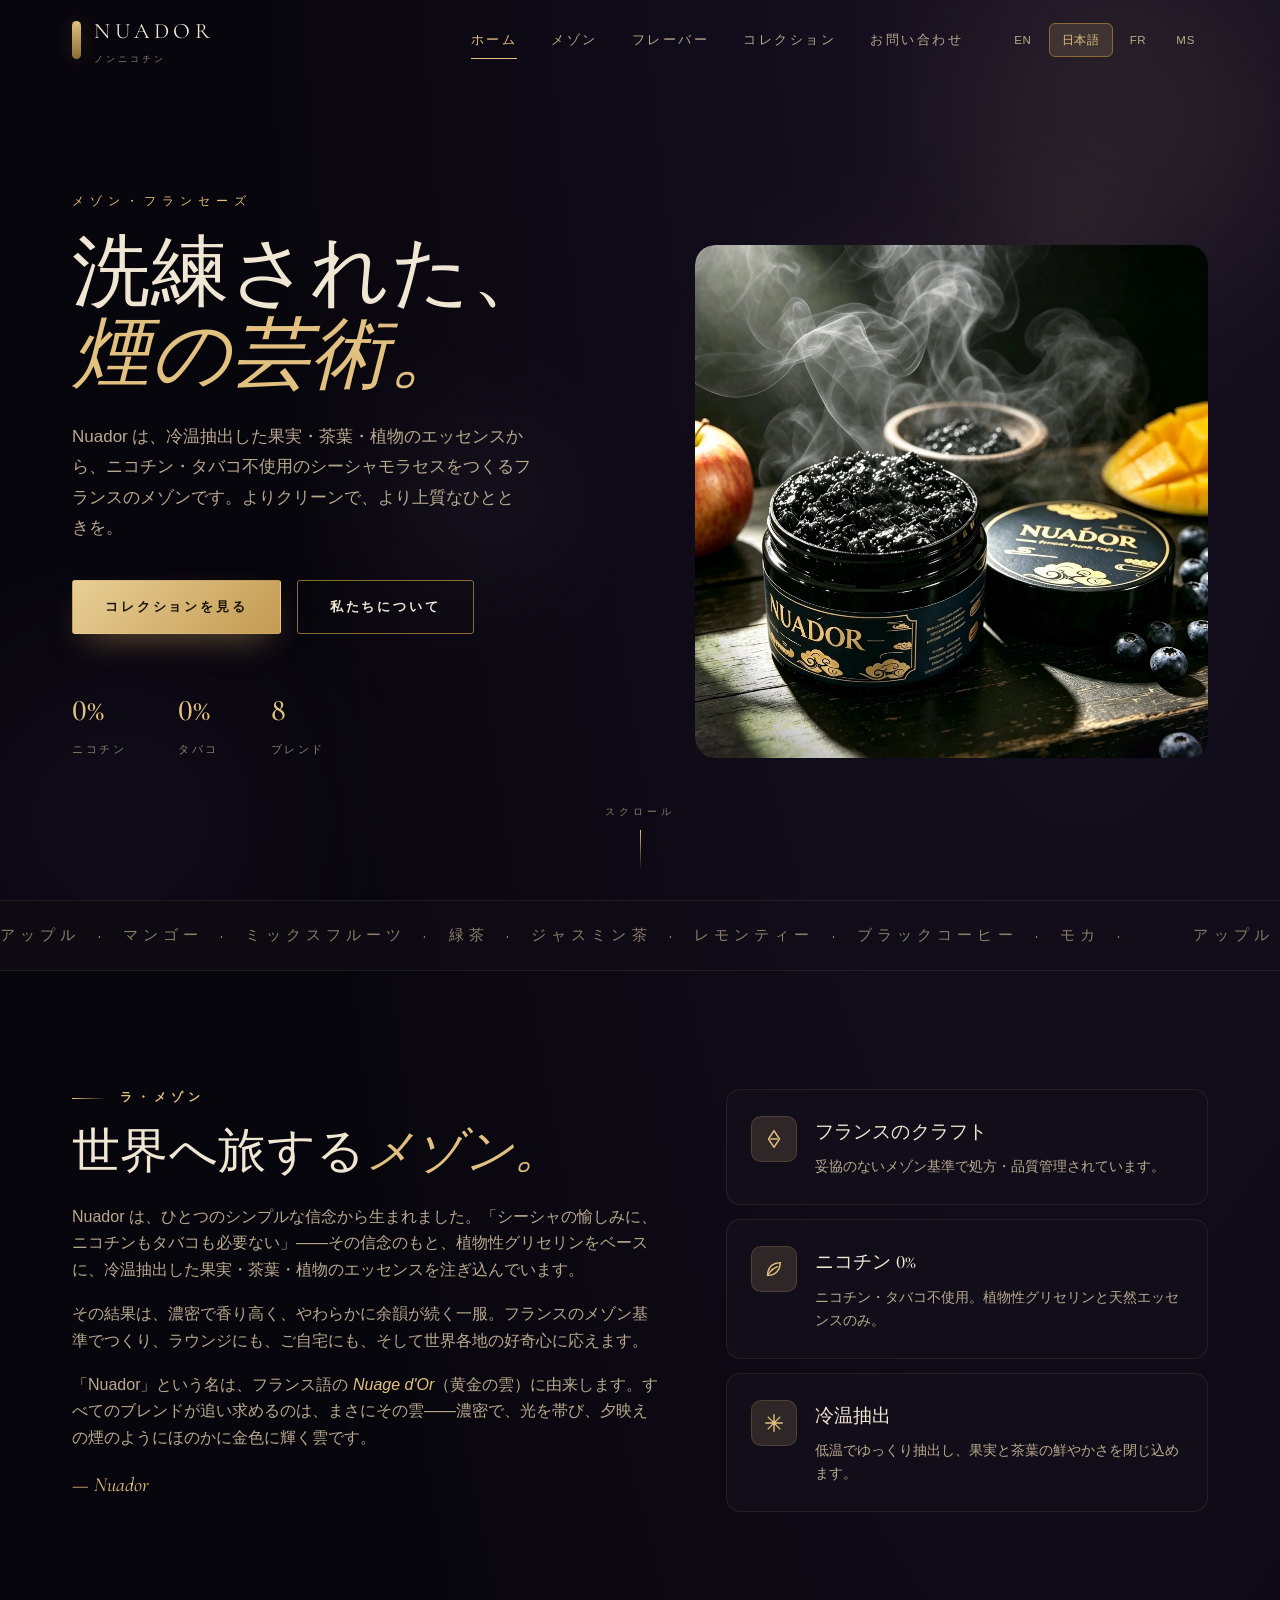
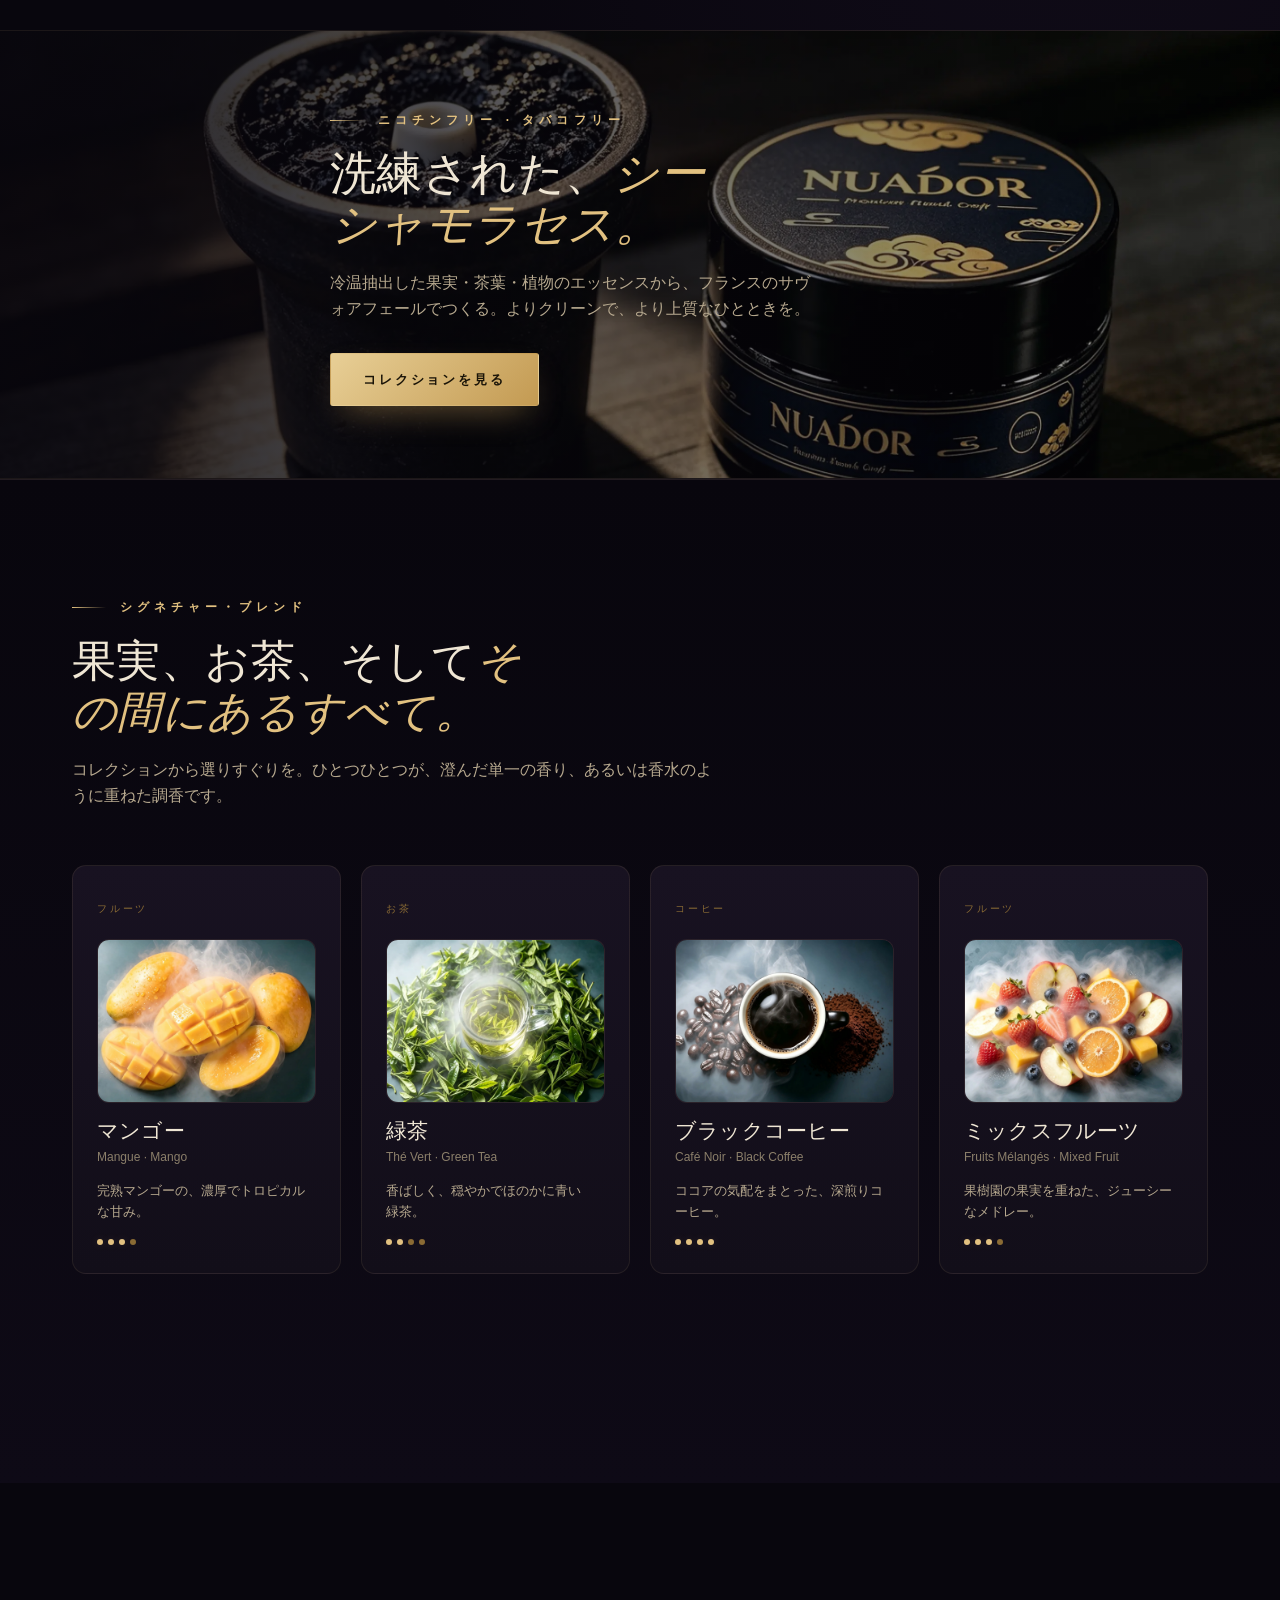
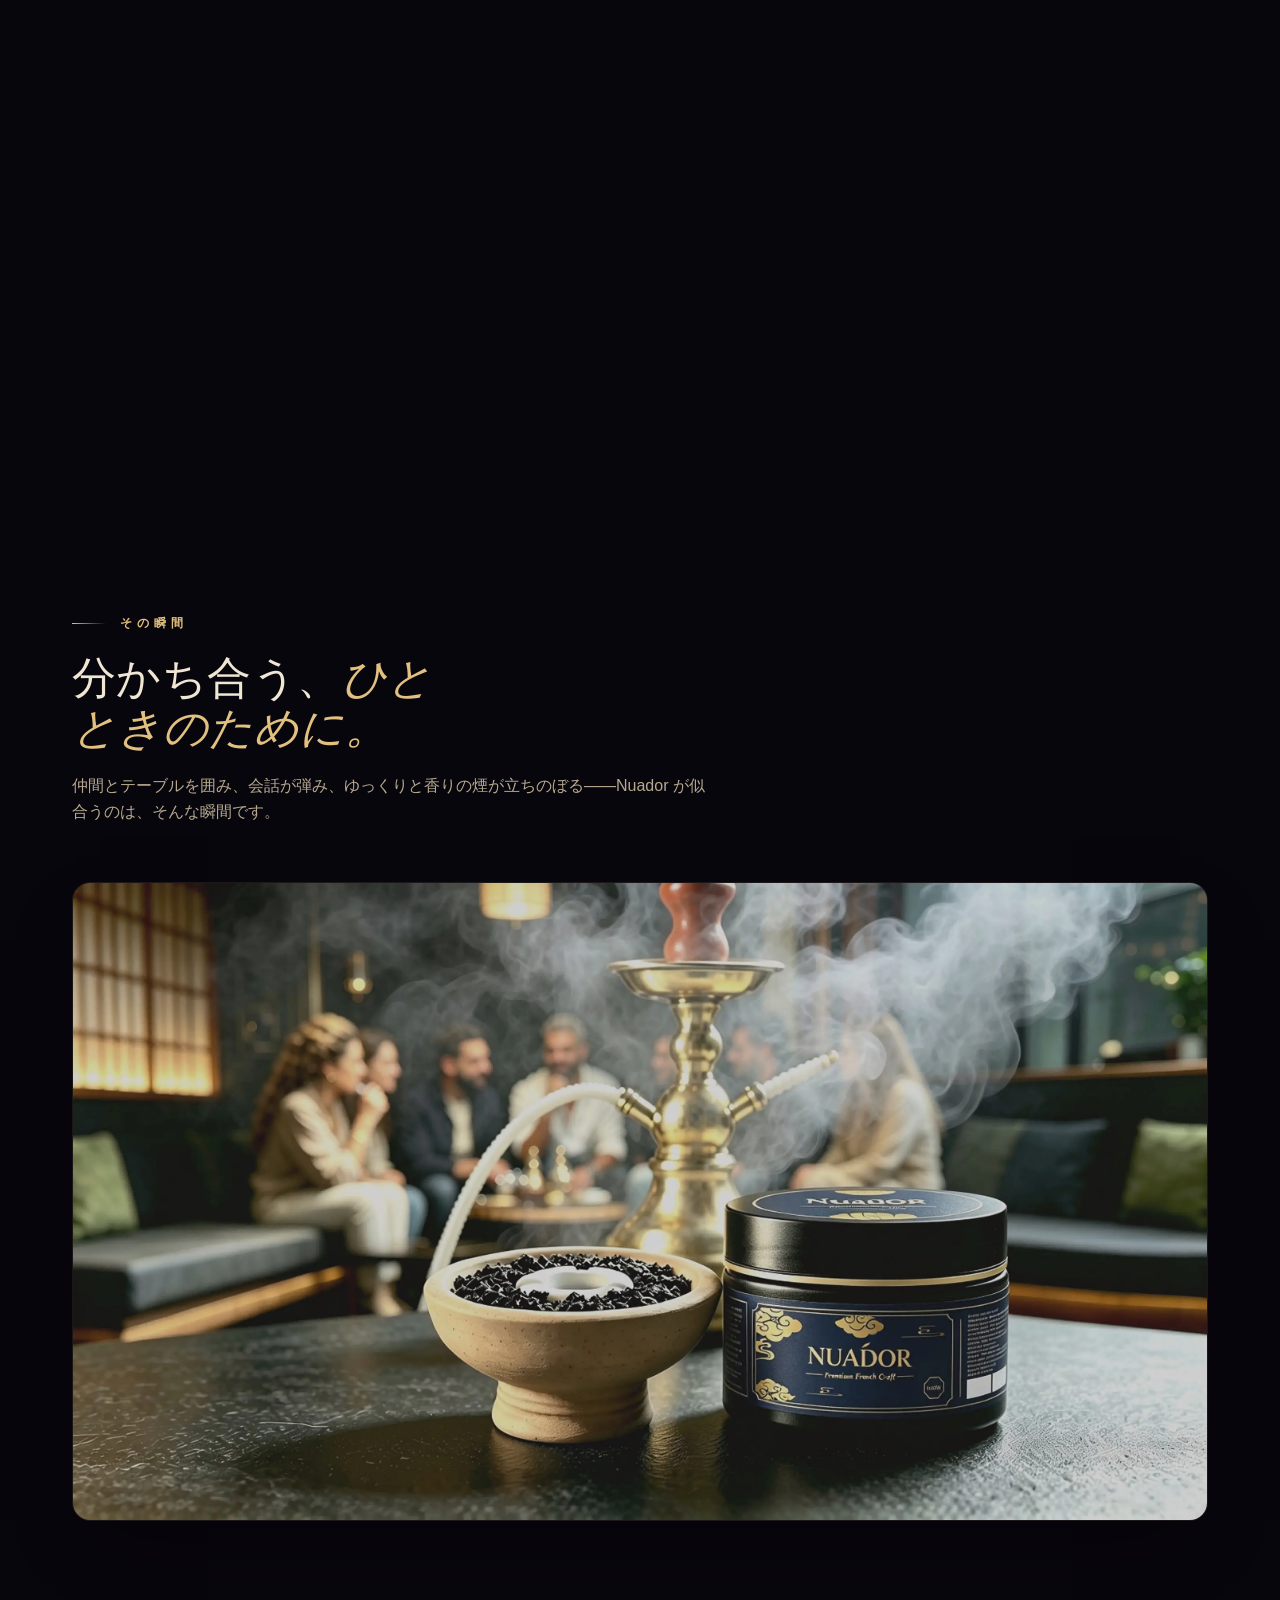
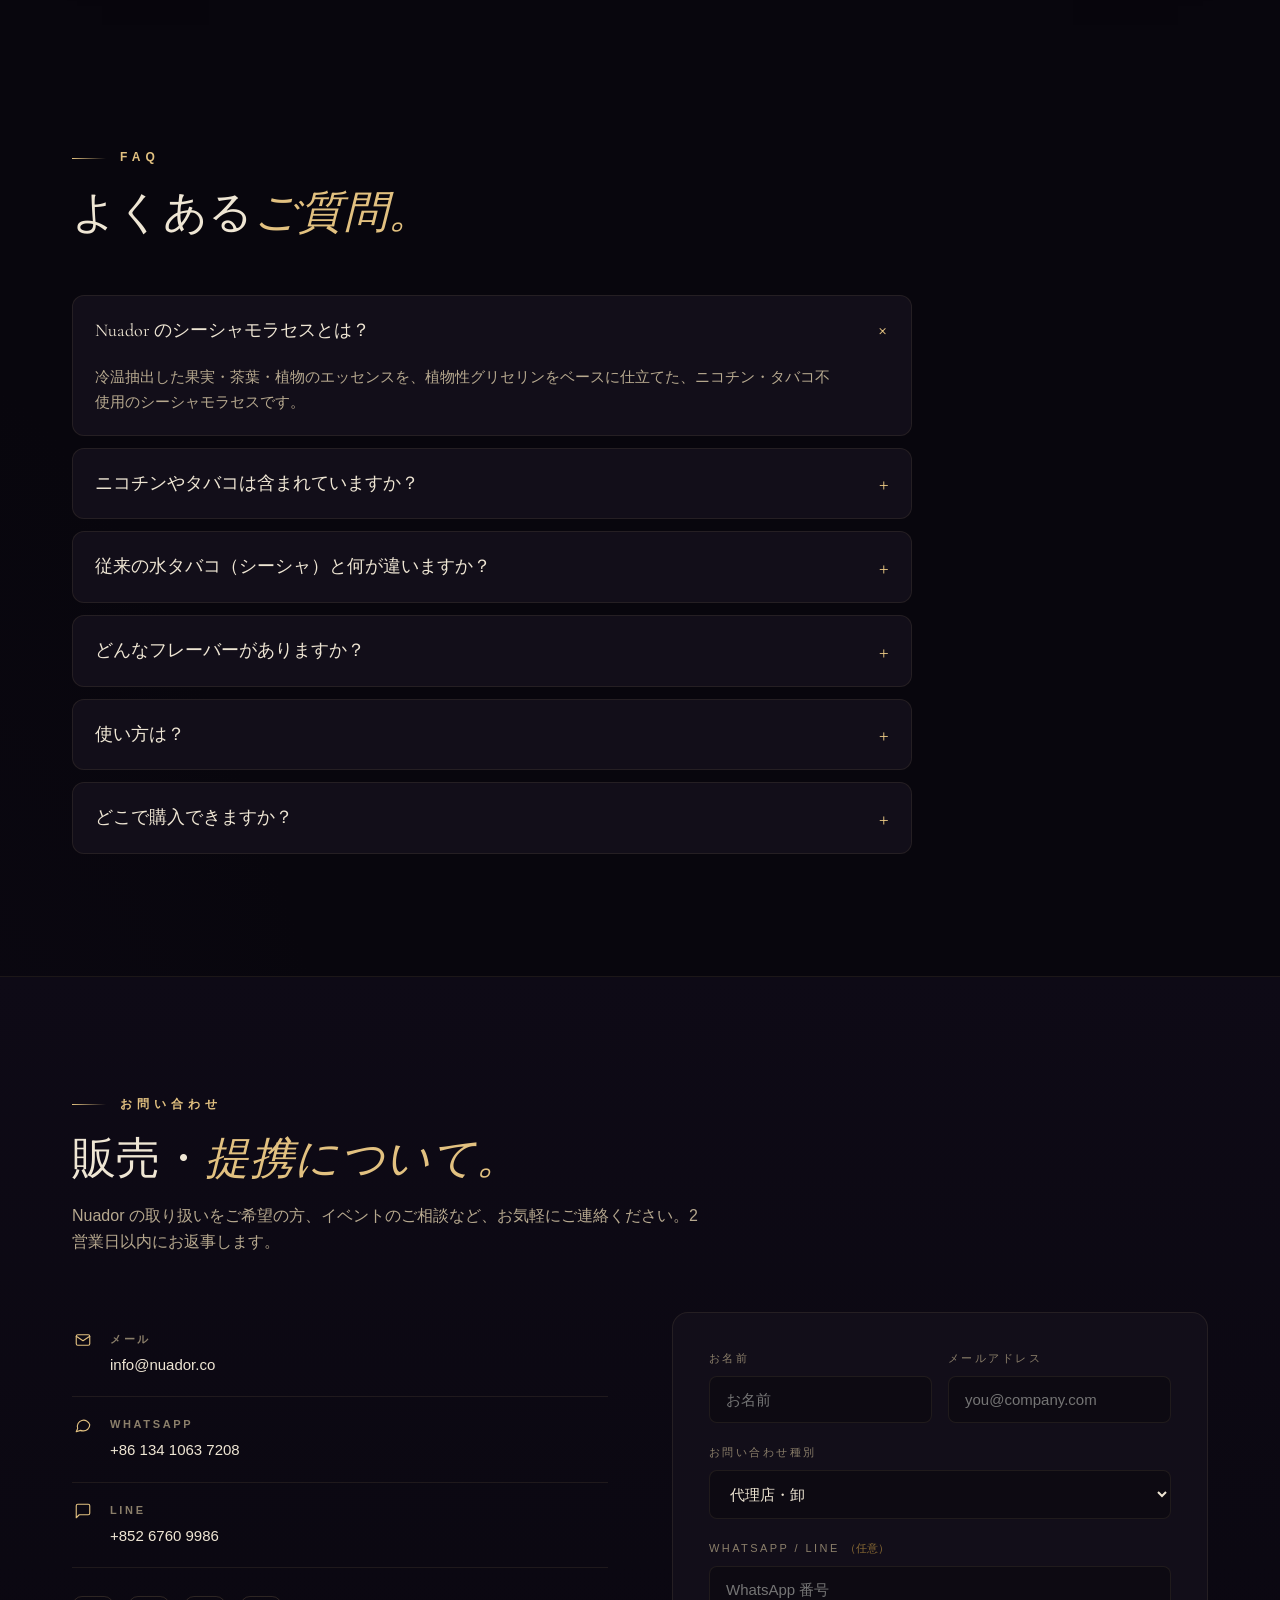
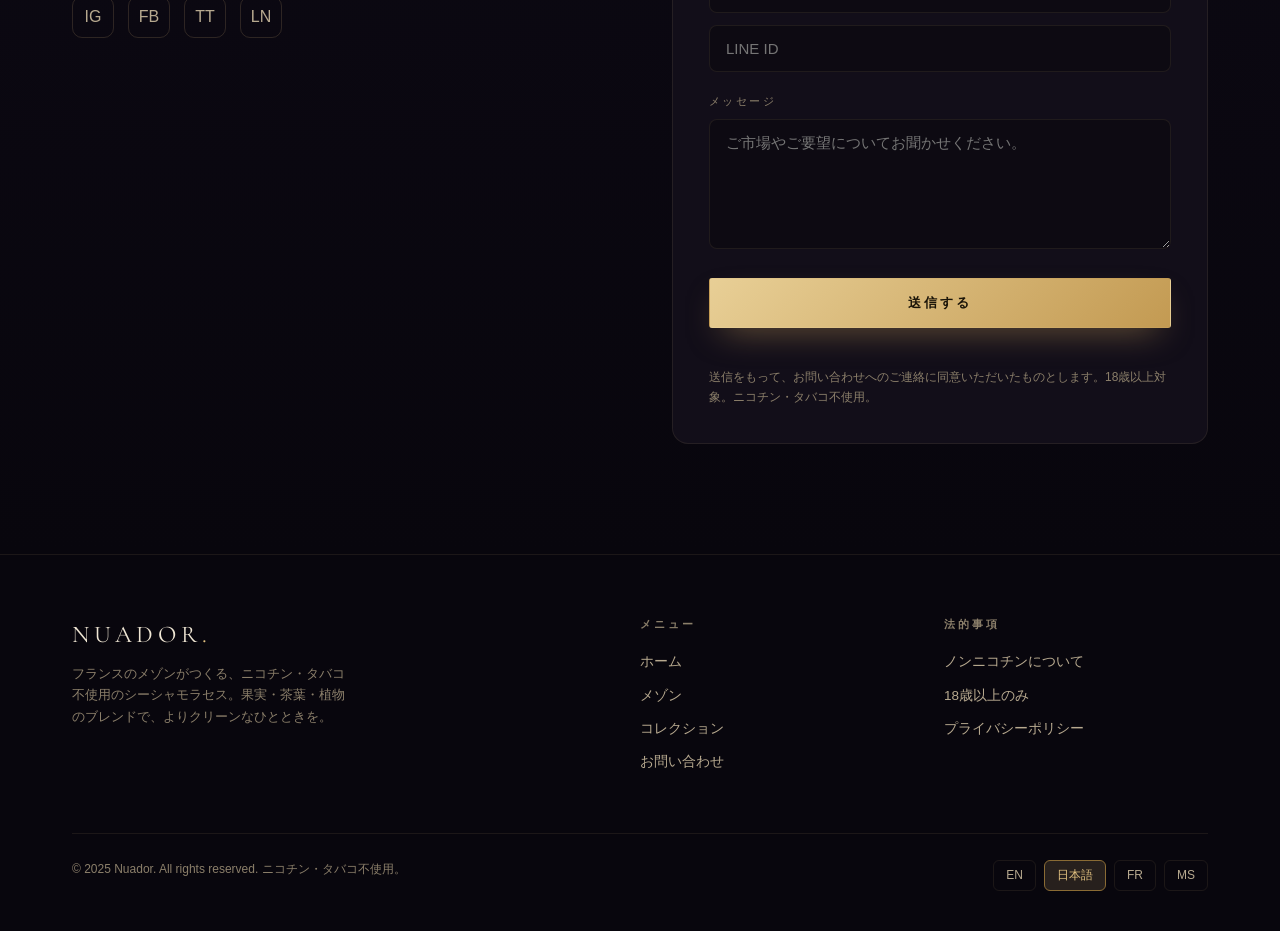
<file: ja/index.html>
<!DOCTYPE html>
<html lang="ja">
<head>
<meta charset="UTF-8">
<meta name="viewport" content="width=device-width, initial-scale=1.0">
<title>Nuador — ノンニコチン・シーシャモラセス｜ニコチン0%・タバコ0%</title>
<meta name="description" content="フランス発のノンニコチン・シーシャモラセス。冷温抽出の果実・茶葉・植物エッセンスから、よりクリーンな8種のブレンドを。">
<link rel="canonical" href="https://nuador.co/ja/">
<link rel="alternate" hreflang="en" href="https://nuador.co/">
<link rel="alternate" hreflang="ja" href="https://nuador.co/ja/">
<link rel="alternate" hreflang="fr" href="https://nuador.co/fr/">
<link rel="alternate" hreflang="ms" href="https://nuador.co/ms/">
<link rel="alternate" hreflang="x-default" href="https://nuador.co/">
<meta property="og:type" content="website">
<meta property="og:site_name" content="Nuador">
<meta property="og:title" content="Nuador — ノンニコチン・シーシャモラセス">
<meta property="og:description" content="ニコチン・タバコ不使用。冷温抽出の果実・茶葉・植物エッセンスから生まれる8種のブレンド。">
<meta property="og:url" content="https://nuador.co/ja/">
<meta property="og:image" content="https://nuador.co/data/Nuador_banner.webp">
<meta property="og:locale" content="ja">
<meta name="twitter:card" content="summary_large_image">
<meta name="twitter:title" content="Nuador — ノンニコチン・シーシャモラセス">
<meta name="twitter:description" content="ニコチン・タバコ不使用のシーシャモラセス。8種のブレンド。">
<meta name="twitter:image" content="https://nuador.co/data/Nuador_banner.webp">
<script type="application/ld+json">{"@context":"https://schema.org","@type":"Organization","name":"Nuador","url":"https://nuador.co/ja/","email":"info@nuador.co","logo":"https://nuador.co/data/Nuador_banner.webp","description":"冷温抽出の果実・茶葉・植物エッセンスからつくる、ニコチン・タバコ不使用のシーシャモラセス。"}</script>
<script type="application/ld+json">{"@context":"https://schema.org","@type":"FAQPage","mainEntity":[{"@type":"Question","name":"Nuador のシーシャモラセスとは？","acceptedAnswer":{"@type":"Answer","text":"冷温抽出した果実・茶葉・植物のエッセンスを、植物性グリセリンをベースに仕立てた、ニコチン・タバコ不使用のシーシャモラセスです。"}},{"@type":"Question","name":"ニコチンやタバコは含まれていますか？","acceptedAnswer":{"@type":"Answer","text":"含まれていません。すべてのブレンドがニコチン 0%、タバコ 0% です。"}},{"@type":"Question","name":"従来の水タバコ（シーシャ）と何が違いますか？","acceptedAnswer":{"@type":"Answer","text":"ニコチン・タバコ葉を使わずに、同じように濃密で香り高い煙を楽しめます。よりクリーンなひとときを。"}},{"@type":"Question","name":"どんなフレーバーがありますか？","acceptedAnswer":{"@type":"Answer","text":"全8種。フルーツ（アップル・マンゴー・ミックスフルーツ）、お茶（緑茶・ジャスミン茶・レモンティー）、コーヒー（ブラックコーヒー・モカ）の3ファミリーです。"}},{"@type":"Question","name":"使い方は？","acceptedAnswer":{"@type":"Answer","text":"通常のシーシャ用ボウルに、従来のモラセスと同じようにセットしてお楽しみください。"}},{"@type":"Question","name":"どこで購入できますか？","acceptedAnswer":{"@type":"Answer","text":"卸・販売・提携については、下のフォームからお問い合わせください。2営業日以内にお返事します。"}}]}</script>
<link rel="preconnect" href="https://fonts.googleapis.com">
<link rel="preconnect" href="https://fonts.gstatic.com" crossorigin>
<link href="https://fonts.googleapis.com/css2?family=Cormorant+Garamond:ital,wght@0,400;0,500;0,600;1,400;1,500&display=swap" rel="stylesheet">
<link rel="stylesheet" href="../css/style.css">
<link rel="icon" href="data:image/svg+xml,<svg xmlns='http://www.w3.org/2000/svg' viewBox='0 0 100 100'><rect width='100' height='100' rx='22' fill='%230e0a16'/><text x='50' y='68' font-size='60' text-anchor='middle' fill='%23e2c180' font-family='Georgia'>N</text></svg>">
</head>
<body>

<!-- ============ HEADER ============ -->
<header id="header">
  <div class="wrap nav">
    <a href="index.html" class="brand">
      <span class="mark"></span>
      <span>
        <span class="name">NUADOR</span>
        <span class="sub">ノンニコチン</span>
      </span>
    </a>
    <nav class="nav-links" id="navLinks">
      <a href="index.html" class="active">ホーム</a>
      <a href="#maison">メゾン</a>
      <a href="#flavours">フレーバー</a>
      <a href="catalog.html">コレクション</a>
      <a href="#contact">お問い合わせ</a>
      <span class="lang-switch"><a href="../index.html">EN</a><a href="index.html" class="on">日本語</a><a href="../fr/index.html" title="Français">FR</a><a href="../ms/index.html" title="Bahasa Melayu">MS</a></span>
    </nav>
    <button class="burger" id="burger" aria-label="メニュー"><span></span><span></span><span></span></button>
  </div>
</header>

<!-- ============ HERO ============ -->
<section class="hero">
  <div class="hero-bg">
    <div class="glow a"></div><div class="glow b"></div>
    <div class="smoke s1"></div><div class="smoke s2"></div><div class="smoke s3"></div>
  </div>
  <div class="wrap hero-inner">
    <div>
      <div class="kicker">メゾン・フランセーズ</div>
      <h1 class="h-display">洗練された、<br><em>煙の芸術。</em></h1>
      <p class="lead">Nuador は、冷温抽出した果実・茶葉・植物のエッセンスから、ニコチン・タバコ不使用のシーシャモラセスをつくるフランスのメゾンです。よりクリーンで、より上質なひとときを。</p>
      <div class="hero-actions">
        <a href="catalog.html" class="btn btn-gold">コレクションを見る</a>
        <a href="#maison" class="btn btn-ghost">私たちについて</a>
      </div>
      <div class="hero-stats">
        <div><b>0%</b><span>ニコチン</span></div>
        <div><b>0%</b><span>タバコ</span></div>
        <div><b>8</b><span>ブレンド</span></div>
      </div>
    </div>
    <div class="hero-product">
      <img class="hero-prod-img" src="../data/product_nuador.webp" alt="Nuador シーシャモラセス" loading="lazy">
    </div>
  </div>
  <div class="scroll-hint">スクロール</div>
</section>

<!-- ============ MARQUEE ============ -->
<div class="marquee">
  <div class="marquee-track">
    <span>アップル <b>·</b> マンゴー <b>·</b> ミックスフルーツ <b>·</b> 緑茶 <b>·</b> ジャスミン茶 <b>·</b> レモンティー <b>·</b> ブラックコーヒー <b>·</b> モカ <b>·</b></span>
    <span>アップル <b>·</b> マンゴー <b>·</b> ミックスフルーツ <b>·</b> 緑茶 <b>·</b> ジャスミン茶 <b>·</b> レモンティー <b>·</b> ブラックコーヒー <b>·</b> モカ <b>·</b></span>
  </div>
</div>

<!-- ============ MAISON / BRAND ============ -->
<section class="section" id="maison">
  <div class="wrap">
    <div class="story-grid">
      <div class="story-copy reveal">
        <span class="eyebrow">ラ・メゾン</span>
        <h2 class="h-display" style="font-size:clamp(32px,4vw,48px);margin-top:20px">世界へ旅する<em>メゾン。</em></h2>
        <p style="margin-top:26px">Nuador は、ひとつのシンプルな信念から生まれました。「シーシャの愉しみに、ニコチンもタバコも必要ない」——その信念のもと、植物性グリセリンをベースに、冷温抽出した果実・茶葉・植物のエッセンスを注ぎ込んでいます。</p>
        <p>その結果は、濃密で香り高く、やわらかに余韻が続く一服。フランスのメゾン基準でつくり、ラウンジにも、ご自宅にも、そして世界各地の好奇心に応えます。</p>
        <p>「Nuador」という名は、フランス語の <em style="color:var(--gold);font-style:italic">Nuage d'Or</em>（黄金の雲）に由来します。すべてのブレンドが追い求めるのは、まさにその雲——濃密で、光を帯び、夕映えの煙のようにほのかに金色に輝く雲です。</p>
        <p class="sig">— Nuador</p>
      </div>
      <div class="pillars reveal">
        <div class="pillar"><span class="ic"><svg viewBox="0 0 24 24" fill="none" stroke="currentColor" stroke-width="1.5" stroke-linecap="round" stroke-linejoin="round"><path d="M12 3l6 9-6 9-6-9 6-9z"/><path d="M8.5 12h7"/></svg></span><div><h3>フランスのクラフト</h3><p>妥協のないメゾン基準で処方・品質管理されています。</p></div></div>
        <div class="pillar"><span class="ic"><svg viewBox="0 0 24 24" fill="none" stroke="currentColor" stroke-width="1.5" stroke-linecap="round" stroke-linejoin="round"><path d="M5 19c0-8 4.5-13.5 14-14-1 9.5-6.5 14-14 14z"/><path d="M5 19c2.5-4.5 6-7.5 10.5-9.5"/></svg></span><div><h3>ニコチン 0%</h3><p>ニコチン・タバコ不使用。植物性グリセリンと天然エッセンスのみ。</p></div></div>
        <div class="pillar"><span class="ic"><svg viewBox="0 0 24 24" fill="none" stroke="currentColor" stroke-width="1.5" stroke-linecap="round"><path d="M12 3v18M3 12h18M5.6 5.6l12.8 12.8M18.4 5.6L5.6 18.4"/></svg></span><div><h3>冷温抽出</h3><p>低温でゆっくり抽出し、果実と茶葉の鮮やかさを閉じ込めます。</p></div></div>
      </div>
    </div>
  </div>
</section>

<!-- ============ BANNER ============ -->
<section class="banner">
  <img class="banner-img" src="../data/Nuador_banner.webp" alt="Nuador シーシャモラセス" loading="lazy">
  <div class="banner-overlay"></div>
  <div class="wrap">
    <div class="banner-inner">
      <span class="eyebrow">ニコチンフリー · タバコフリー</span>
      <h2>洗練された、<em>シーシャモラセス。</em></h2>
      <p>冷温抽出した果実・茶葉・植物のエッセンスから、フランスのサヴォアフェールでつくる。よりクリーンで、より上質なひとときを。</p>
      <a href="catalog.html" class="btn btn-gold">コレクションを見る</a>
    </div>
  </div>
</section>

<!-- ============ FLAVOURS PREVIEW ============ -->
<section class="section" id="flavours" style="background:linear-gradient(180deg,var(--bg0),var(--bg1));border-top:1px solid var(--line-soft)">
  <div class="wrap">
    <div class="section-head reveal">
      <span class="eyebrow">シグネチャー・ブレンド</span>
      <h2 style="margin-top:20px">果実、お茶、そして<em style="color:var(--gold);font-style:italic">その間にあるすべて。</em></h2>
      <p>コレクションから選りすぐりを。ひとつひとつが、澄んだ単一の香り、あるいは香水のように重ねた調香です。</p>
    </div>
    <div class="featured reveal">
      <a href="catalog.html" class="fcard">
        <span class="cat">フルーツ</span>
        <img class="thumb" src="../data/mango.webp" alt="マンゴー風味のシーシャモラセス" loading="lazy">
        <h3>マンゴー</h3><div class="cn">Mangue · Mango</div>
        <p class="note">完熟マンゴーの、濃厚でトロピカルな甘み。</p>
        <div class="dots"><i class="on"></i><i class="on"></i><i class="on"></i><i></i></div>
      </a>
      <a href="catalog.html" class="fcard">
        <span class="cat">お茶</span>
        <img class="thumb" src="../data/green-tea.webp" alt="緑茶風味のシーシャモラセス" loading="lazy">
        <h3>緑茶</h3><div class="cn">Thé Vert · Green Tea</div>
        <p class="note">香ばしく、穏やかでほのかに青い緑茶。</p>
        <div class="dots"><i class="on"></i><i class="on"></i><i></i><i></i></div>
      </a>
      <a href="catalog.html" class="fcard">
        <span class="cat">コーヒー</span>
        <img class="thumb" src="../data/black-coffee.webp" alt="ブラックコーヒー風味のシーシャモラセス" loading="lazy">
        <h3>ブラックコーヒー</h3><div class="cn">Café Noir · Black Coffee</div>
        <p class="note">ココアの気配をまとった、深煎りコーヒー。</p>
        <div class="dots"><i class="on"></i><i class="on"></i><i class="on"></i><i class="on"></i></div>
      </a>
      <a href="catalog.html" class="fcard">
        <span class="cat">フルーツ</span>
        <img class="thumb" src="../data/Mixed-Fruit.webp" alt="ミックスフルーツ風味のシーシャモラセス" loading="lazy">
        <h3>ミックスフルーツ</h3><div class="cn">Fruits Mélangés · Mixed Fruit</div>
        <p class="note">果樹園の果実を重ねた、ジューシーなメドレー。</p>
        <div class="dots"><i class="on"></i><i class="on"></i><i class="on"></i><i></i></div>
      </a>
    </div>
    <div style="text-align:center;margin-top:46px" class="reveal">
      <a href="catalog.html" class="btn btn-ghost">コレクションを見る →</a>
    </div>
  </div>
</section>

<!-- ============ WHY / BENEFITS ============ -->
<section class="section" id="why">
  <div class="wrap">
    <div class="section-head reveal">
      <span class="eyebrow">Nuador を選ぶ理由</span>
      <h2 style="margin-top:20px">妥協のない、<em style="color:var(--gold);font-style:italic">よりクリーンなひととき。</em></h2>
    </div>
    <div class="benefits">
      <div class="benefit reveal">
        <span class="ic"><svg viewBox="0 0 24 24" fill="none" stroke="currentColor" stroke-width="1.5" stroke-linecap="round" stroke-linejoin="round"><path d="M12 3l7 3v5c0 4.4-3 7.8-7 9.7-4-1.9-7-5.3-7-9.7V6l7-3z"/><path d="M9 12l2 2 4-4"/></svg></span>
        <div><h3>ニコチンフリー</h3><p>ニコチン 0.0%、タバコ 0%。依存のない、純粋な愉しみ。</p></div>
      </div>
      <div class="benefit reveal">
        <span class="ic"><svg viewBox="0 0 24 24" fill="none" stroke="currentColor" stroke-width="1.5" stroke-linecap="round" stroke-linejoin="round"><path d="M5 19c0-8 4.5-13.5 14-14-1 9.5-6.5 14-14 14z"/><path d="M5 19c2.5-4.5 6-7.5 10.5-9.5"/></svg></span>
        <div><span class="num">VG</span><h3>植物由来ベース</h3><p>食品グレードの植物性グリセリンが香りを運びます。タバコ葉は一切不使用。</p></div>
      </div>
      <div class="benefit reveal">
        <span class="ic"><svg viewBox="0 0 24 24" fill="none" stroke="currentColor" stroke-width="1.5" stroke-linecap="round"><path d="M12 3v18M3 12h18M5.6 5.6l12.8 12.8M18.4 5.6L5.6 18.4"/></svg></span>
        <div><span class="num">冷温</span><h3>冷温抽出</h3><p>低温抽出で、果実本来のトップノートを明るく保ちます。</p></div>
      </div>
    </div>
  </div>
</section>

<!-- ============ SCENE / MOMENTS ============ -->
<section class="section scene" id="scene">
  <div class="wrap">
    <div class="section-head reveal">
      <span class="eyebrow">その瞬間</span>
      <h2 style="margin-top:20px">分かち合う、<em style="color:var(--gold);font-style:italic">ひとときのために。</em></h2>
      <p>仲間とテーブルを囲み、会話が弾み、ゆっくりと香りの煙が立ちのぼる——Nuador が似合うのは、そんな瞬間です。</p>
    </div>
    <div class="scene-media reveal">
      <img src="../data/the_Moment.webp" alt="仲間と囲むNuador" loading="lazy">
    </div>
  </div>
</section>

<!-- ============ FAQ ============ -->
<section class="section" id="faq">
  <div class="wrap">
    <div class="section-head reveal">
      <span class="eyebrow">FAQ</span>
      <h2 style="margin-top:20px">よくある<em style="color:var(--gold);font-style:italic">ご質問。</em></h2>
    </div>
    <div class="faq reveal">
      <details open>
        <summary>Nuador のシーシャモラセスとは？</summary>
        <p>冷温抽出した果実・茶葉・植物のエッセンスを、植物性グリセリンをベースに仕立てた、ニコチン・タバコ不使用のシーシャモラセスです。</p>
      </details>
      <details>
        <summary>ニコチンやタバコは含まれていますか？</summary>
        <p>含まれていません。すべてのブレンドがニコチン 0%、タバコ 0% です。</p>
      </details>
      <details>
        <summary>従来の水タバコ（シーシャ）と何が違いますか？</summary>
        <p>ニコチン・タバコ葉を使わずに、同じように濃密で香り高い煙を楽しめます。よりクリーンなひとときを。</p>
      </details>
      <details>
        <summary>どんなフレーバーがありますか？</summary>
        <p>全8種。フルーツ（アップル・マンゴー・ミックスフルーツ）、お茶（緑茶・ジャスミン茶・レモンティー）、コーヒー（ブラックコーヒー・モカ）の3ファミリーです。</p>
      </details>
      <details>
        <summary>使い方は？</summary>
        <p>通常のシーシャ用ボウルに、従来のモラセスと同じようにセットしてお楽しみください。</p>
      </details>
      <details>
        <summary>どこで購入できますか？</summary>
        <p>卸・販売・提携については、下のフォームからお問い合わせください。2営業日以内にお返事します。</p>
      </details>
    </div>
  </div>
</section>

<!-- ============ CONTACT ============ -->
<section class="section contact" id="contact">
  <div class="wrap">
    <div class="section-head reveal">
      <span class="eyebrow">お問い合わせ</span>
      <h2 style="margin-top:20px">販売・<em style="color:var(--gold);font-style:italic">提携について。</em></h2>
      <p>Nuador の取り扱いをご希望の方、イベントのご相談など、お気軽にご連絡ください。2営業日以内にお返事します。</p>
    </div>
    <div class="contact-grid">
      <div class="contact-info reveal">
        <div class="line">
          <span class="ic"><svg viewBox="0 0 24 24" fill="none" stroke="currentColor" stroke-width="1.5" stroke-linecap="round" stroke-linejoin="round"><rect x="3" y="5" width="18" height="14" rx="2"/><path d="M3 7l9 6 9-6"/></svg></span>
          <div><b>メール</b><a href="mailto:info@nuador.co">info@nuador.co</a></div>
        </div>
        <div class="line">
          <span class="ic"><svg viewBox="0 0 24 24" fill="none" stroke="currentColor" stroke-width="1.5" stroke-linecap="round" stroke-linejoin="round"><path d="M21 11.5a8.38 8.38 0 0 1-9 8.34 8.5 8.5 0 0 1-3.4-.69L3 21l1.86-4.42A8.38 8.38 0 1 1 21 11.5z"/></svg></span>
          <div><b>WhatsApp</b><a href="https://wa.me/8613410637208">+86 134 1063 7208</a></div>
        </div>
        <div class="line">
          <span class="ic"><svg viewBox="0 0 24 24" fill="none" stroke="currentColor" stroke-width="1.5" stroke-linecap="round" stroke-linejoin="round"><path d="M21 15a2 2 0 0 1-2 2H7l-4 4V5a2 2 0 0 1 2-2h14a2 2 0 0 1 2 2z"/></svg></span>
          <div><b>LINE</b><span>+852 6760 9986</span></div>
        </div>
        <div class="social">
          <a href="#" aria-label="Instagram">IG</a>
          <a href="#" aria-label="Facebook">FB</a>
          <a href="#" aria-label="TikTok">TT</a>
          <a href="#" aria-label="LINE">LN</a>
        </div>
      </div>
      <form class="contact-form reveal" id="contactForm">
        <div class="row">
          <div class="field">
            <label for="name">お名前</label>
            <input id="name" name="name" type="text" placeholder="お名前" required>
          </div>
          <div class="field">
            <label for="email">メールアドレス</label>
            <input id="email" name="email" type="email" placeholder="you@company.com" required>
          </div>
        </div>
        <div class="field">
          <label for="topic">お問い合わせ種別</label>
          <select id="topic" name="topic">
            <option>代理店・卸</option>
            <option>ラウンジ・カフェ・バー</option>
            <option>小売店</option>
            <option>メディア・プレス</option>
            <option>個人のお客様</option>
          </select>
        </div>
        <div class="field">
          <label>WhatsApp / LINE <span style="color:var(--gold-3);text-transform:none;letter-spacing:0">（任意）</span></label>
          <div class="row3">
            <input name="whatsapp" type="text" placeholder="WhatsApp 番号">
            <input name="line" type="text" placeholder="LINE ID">
          </div>
        </div>
        <div class="field">
          <label for="msg">メッセージ</label>
          <textarea id="msg" name="message" placeholder="ご市場やご要望についてお聞かせください。"></textarea>
        </div>
        <button type="submit" class="btn btn-gold" style="width:100%;justify-content:center" id="sendBtn">送信する</button>
        <p class="note" id="formStatus" aria-live="polite" style="min-height:1em"></p>
        <p class="note">送信をもって、お問い合わせへのご連絡に同意いただいたものとします。18歳以上対象。ニコチン・タバコ不使用。</p>
      </form>
    </div>
  </div>
</section>

<!-- ============ FOOTER ============ -->
<footer>
  <div class="wrap">
    <div class="foot-grid">
      <div class="foot-brand">
        <div class="name">NUADOR<span>.</span></div>
        <p>フランスのメゾンがつくる、ニコチン・タバコ不使用のシーシャモラセス。果実・茶葉・植物のブレンドで、よりクリーンなひとときを。</p>
      </div>
      <div>
        <h4>メニュー</h4>
        <a href="index.html">ホーム</a>
        <a href="#maison">メゾン</a>
        <a href="catalog.html">コレクション</a>
        <a href="#contact">お問い合わせ</a>
      </div>
      <div>
        <h4>法的事項</h4>
        <a href="#">ノンニコチンについて</a>
        <a href="#">18歳以上のみ</a>
        <a href="#">プライバシーポリシー</a>
      </div>
    </div>
    <div class="foot-bottom">
      <span>© 2025 Nuador. All rights reserved. ニコチン・タバコ不使用。</span>
      <span class="langs"><a href="../index.html">EN</a><a href="index.html" class="on">日本語</a><a href="../fr/index.html" title="Français">FR</a><a href="../ms/index.html" title="Bahasa Melayu">MS</a></span>
    </div>
  </div>
</footer>

<script src="../js/main.js"></script>
</body>
</html>
</file>
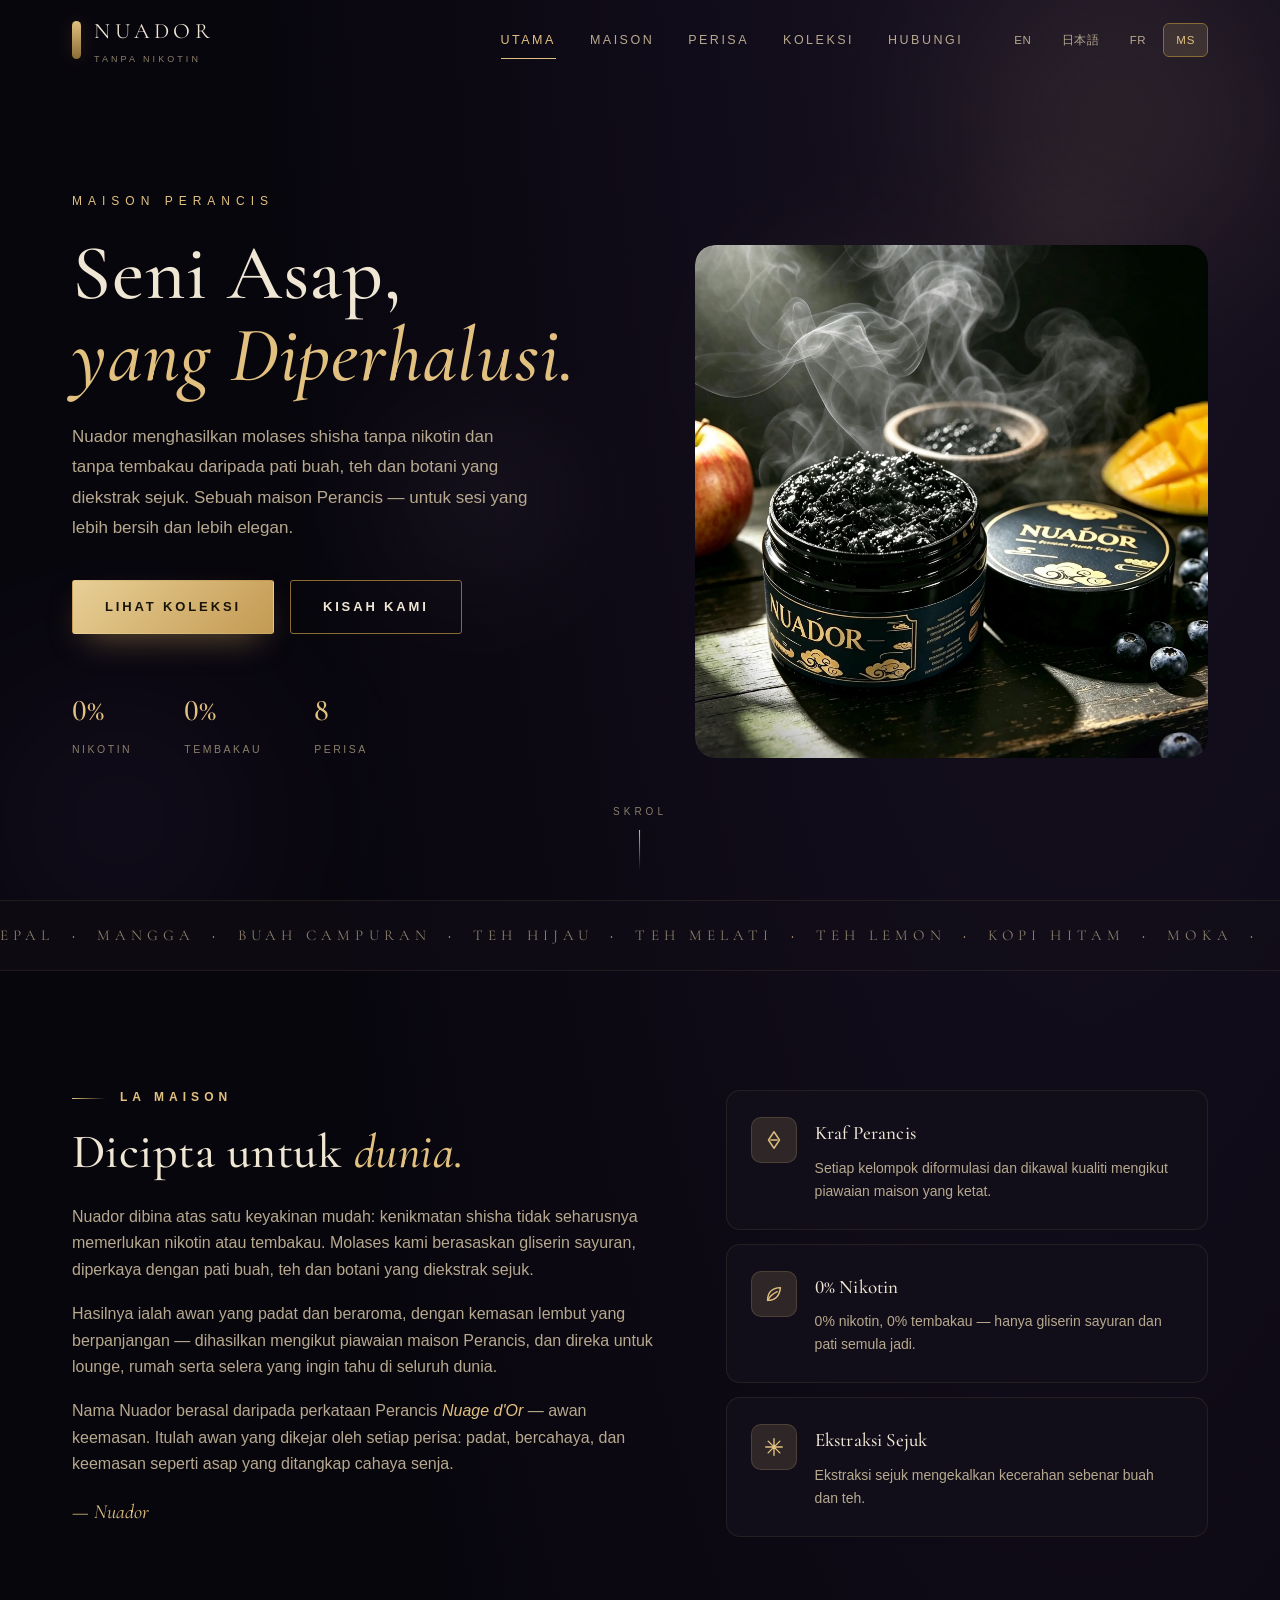
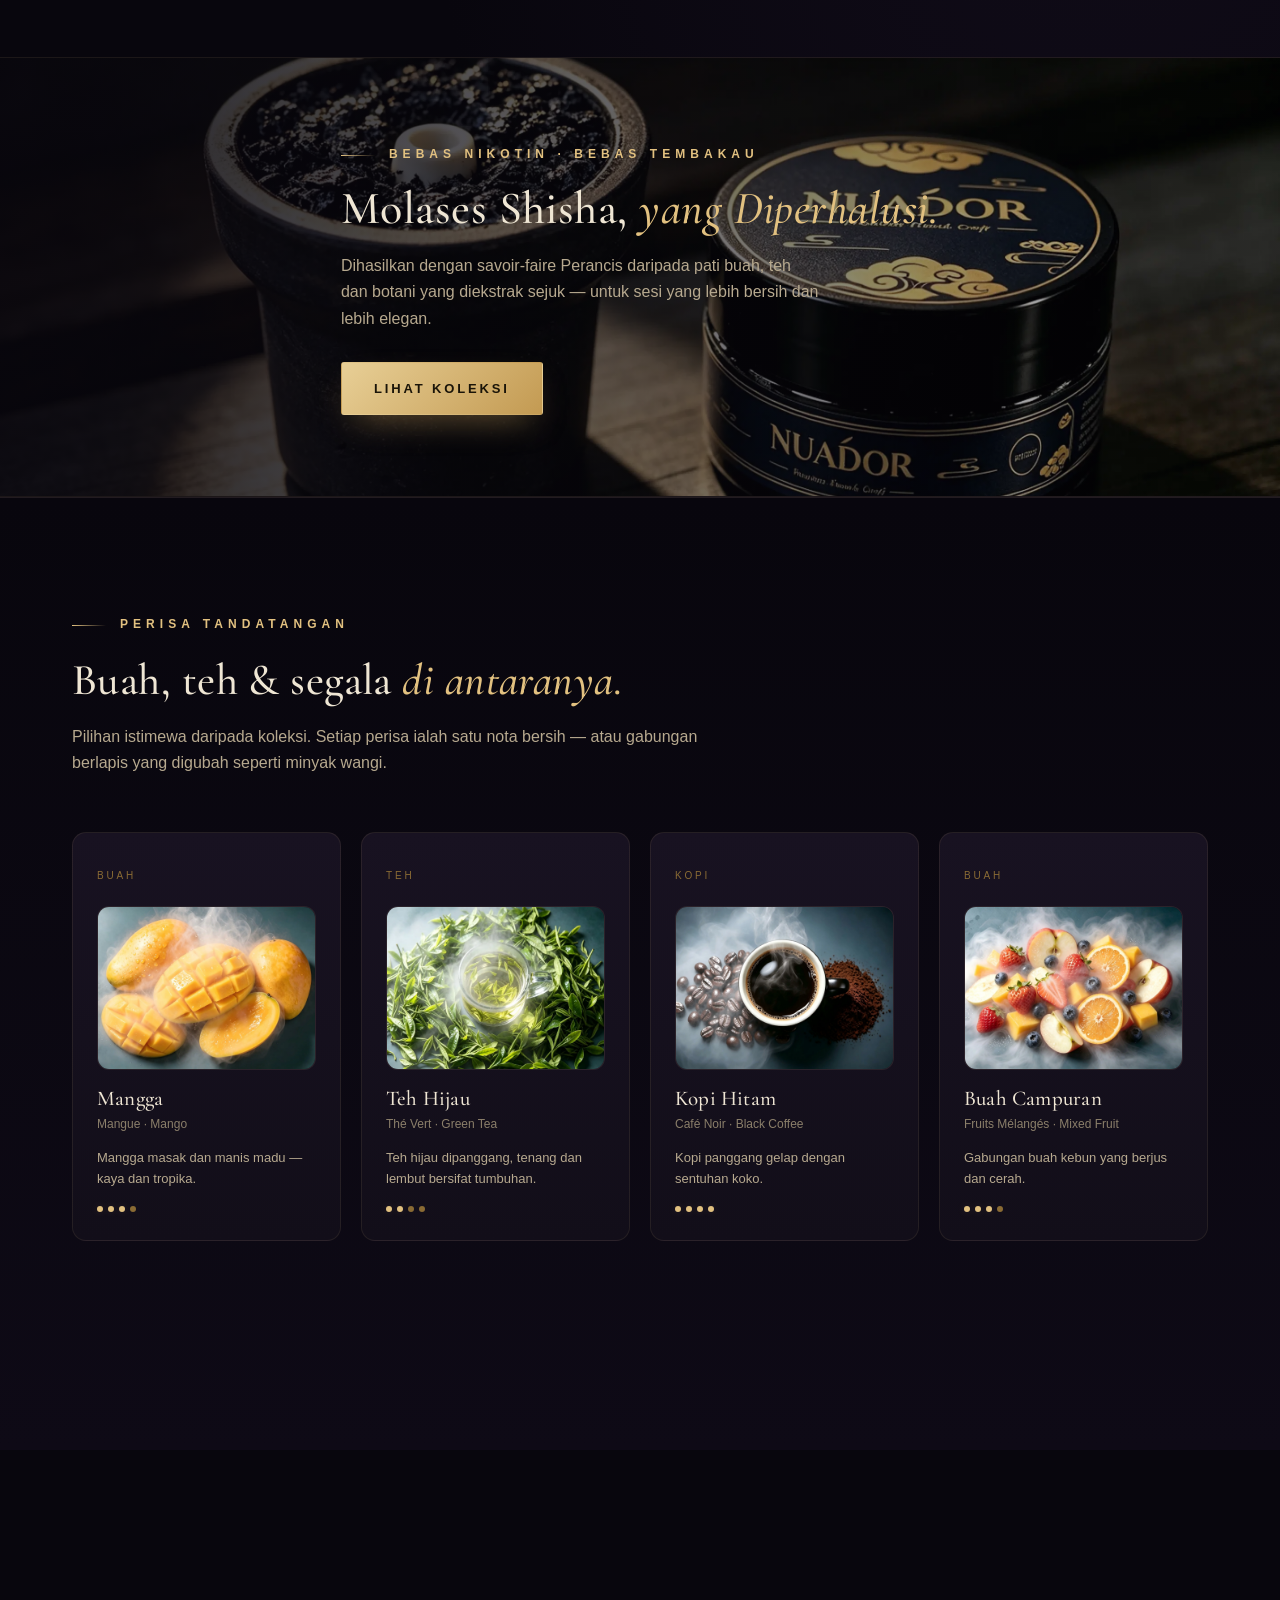
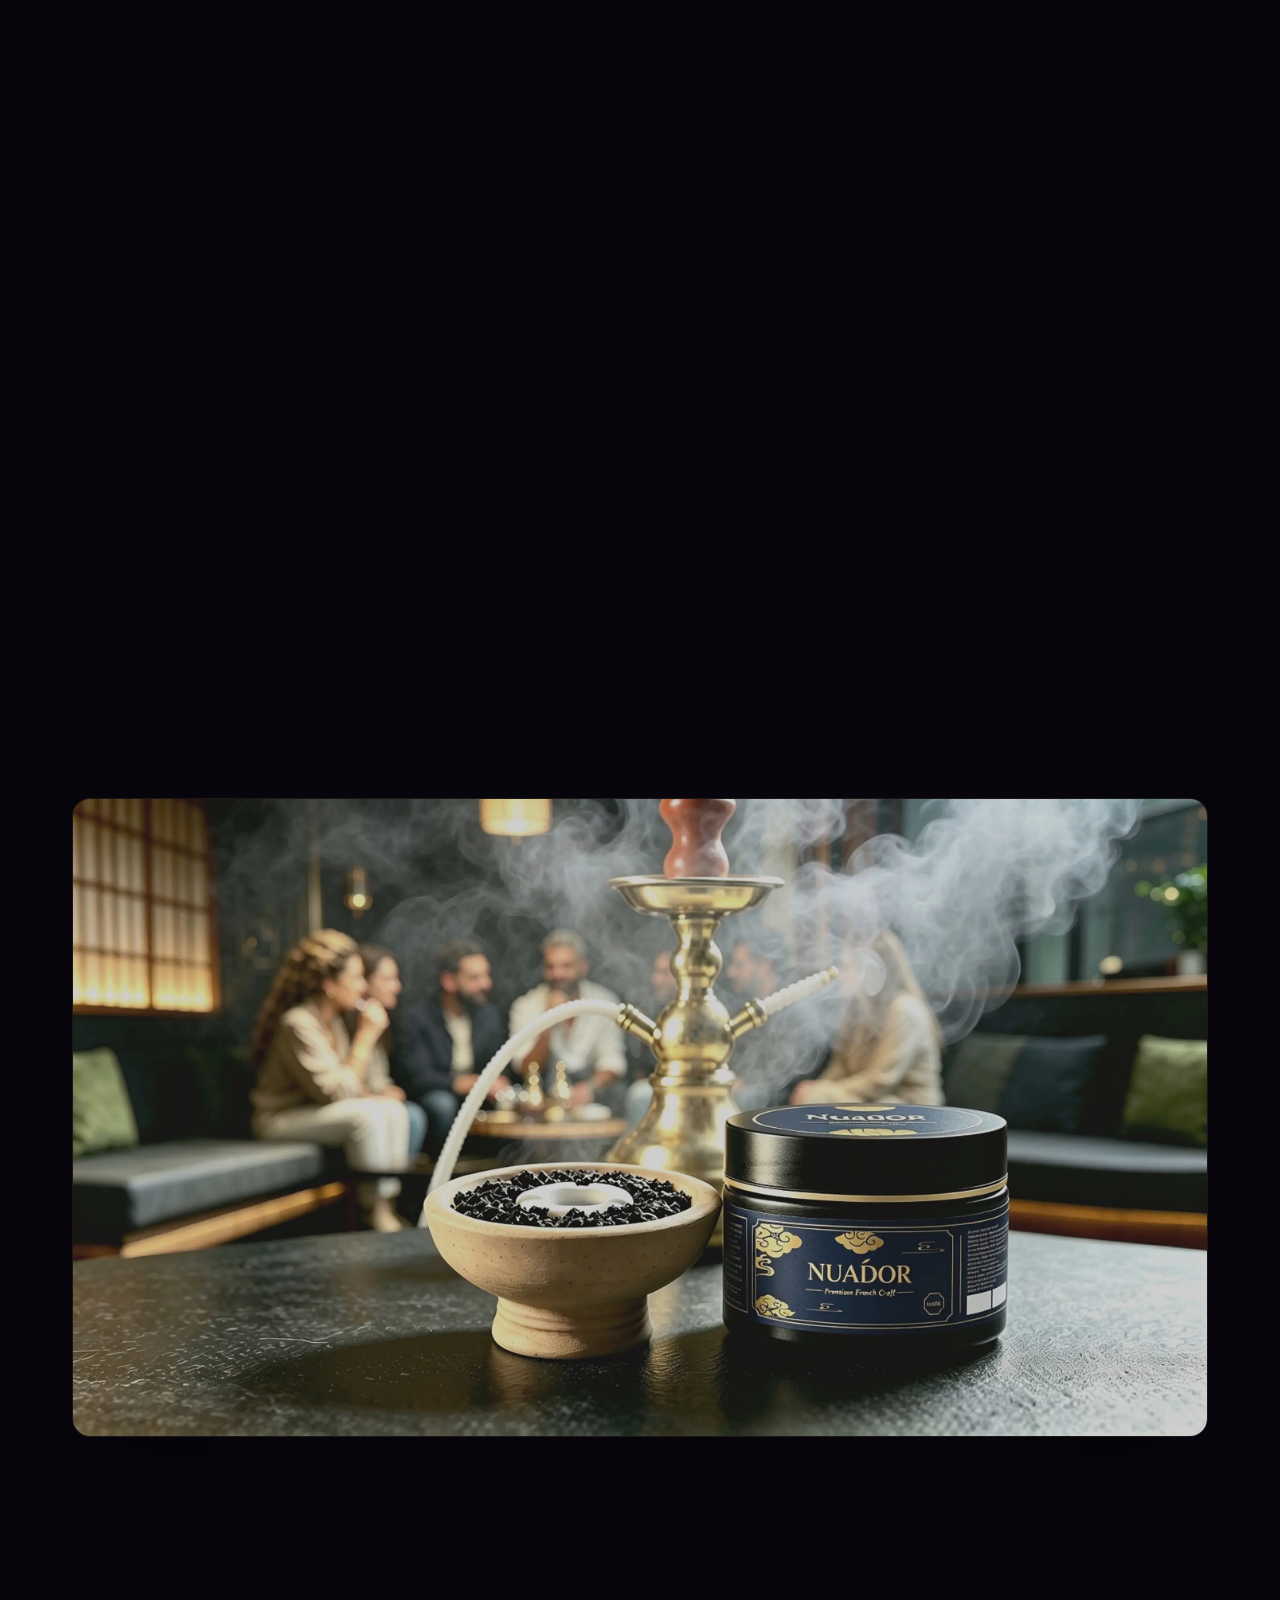
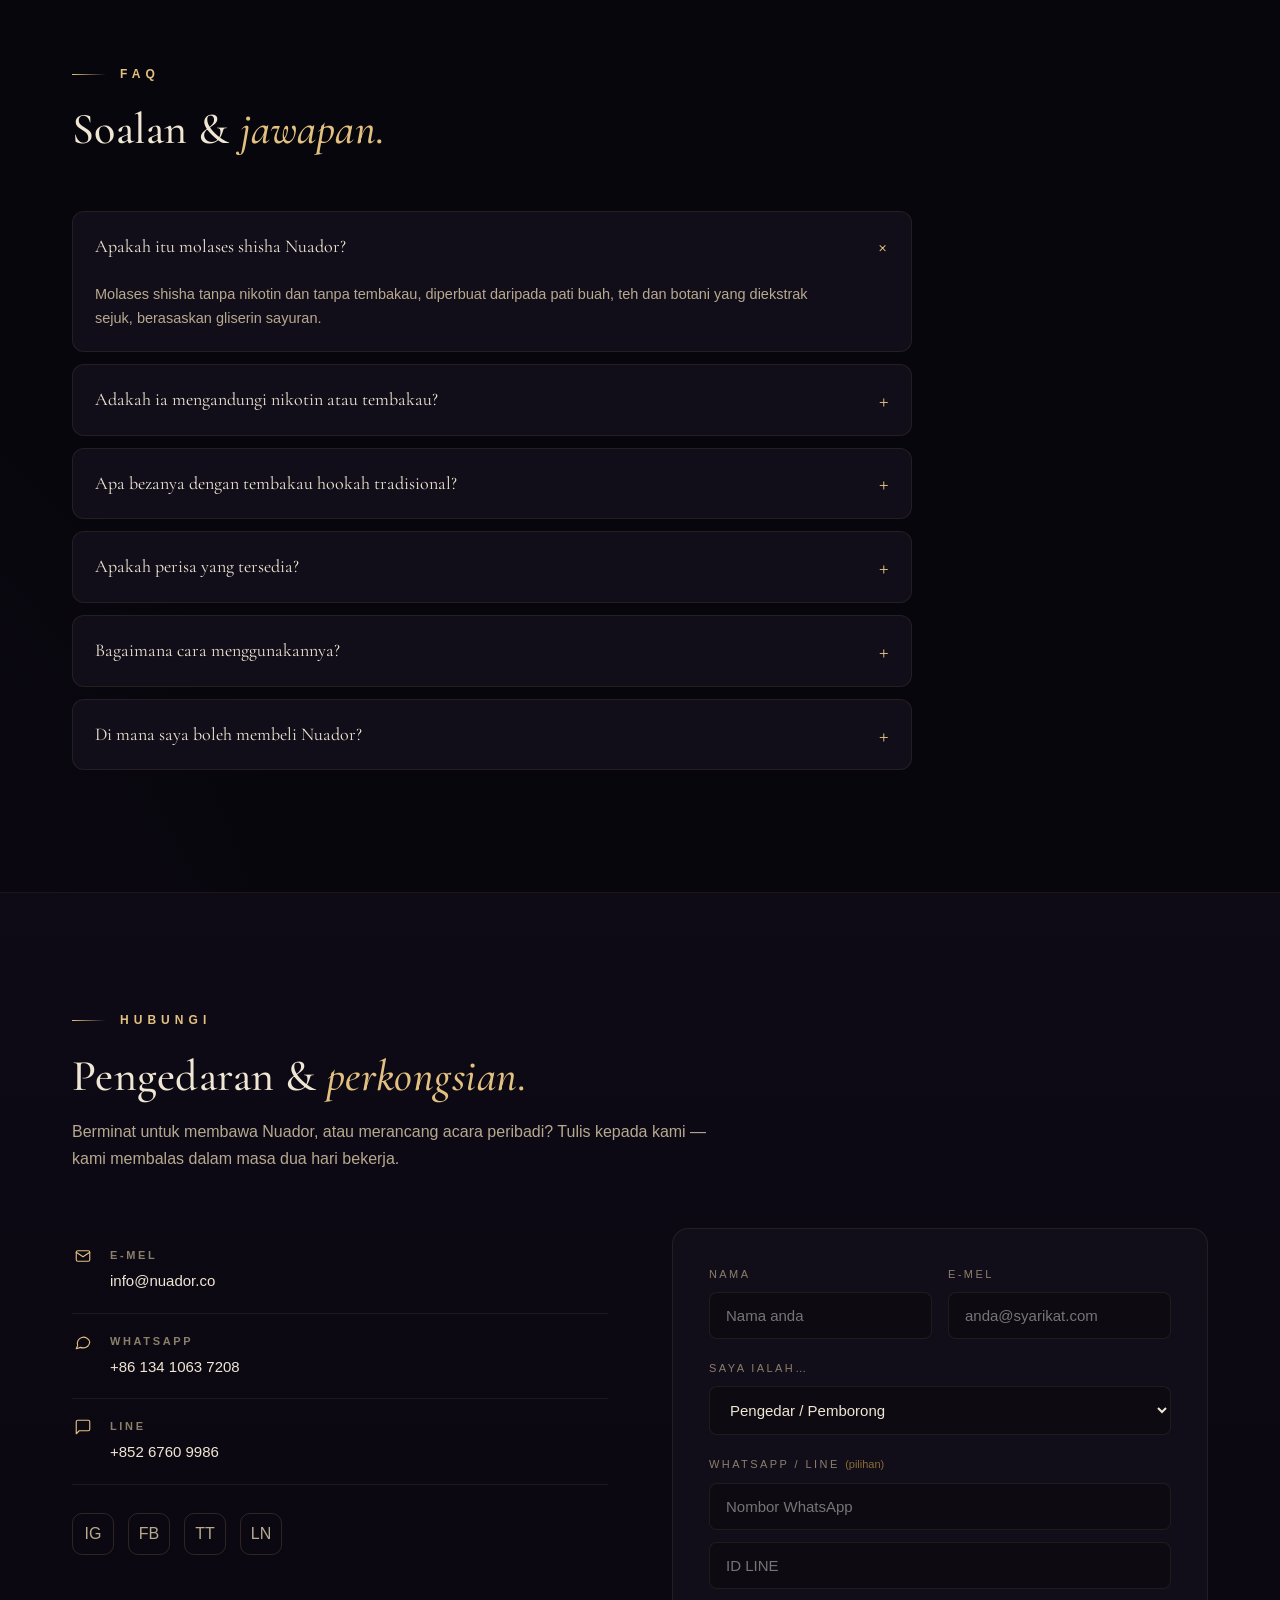
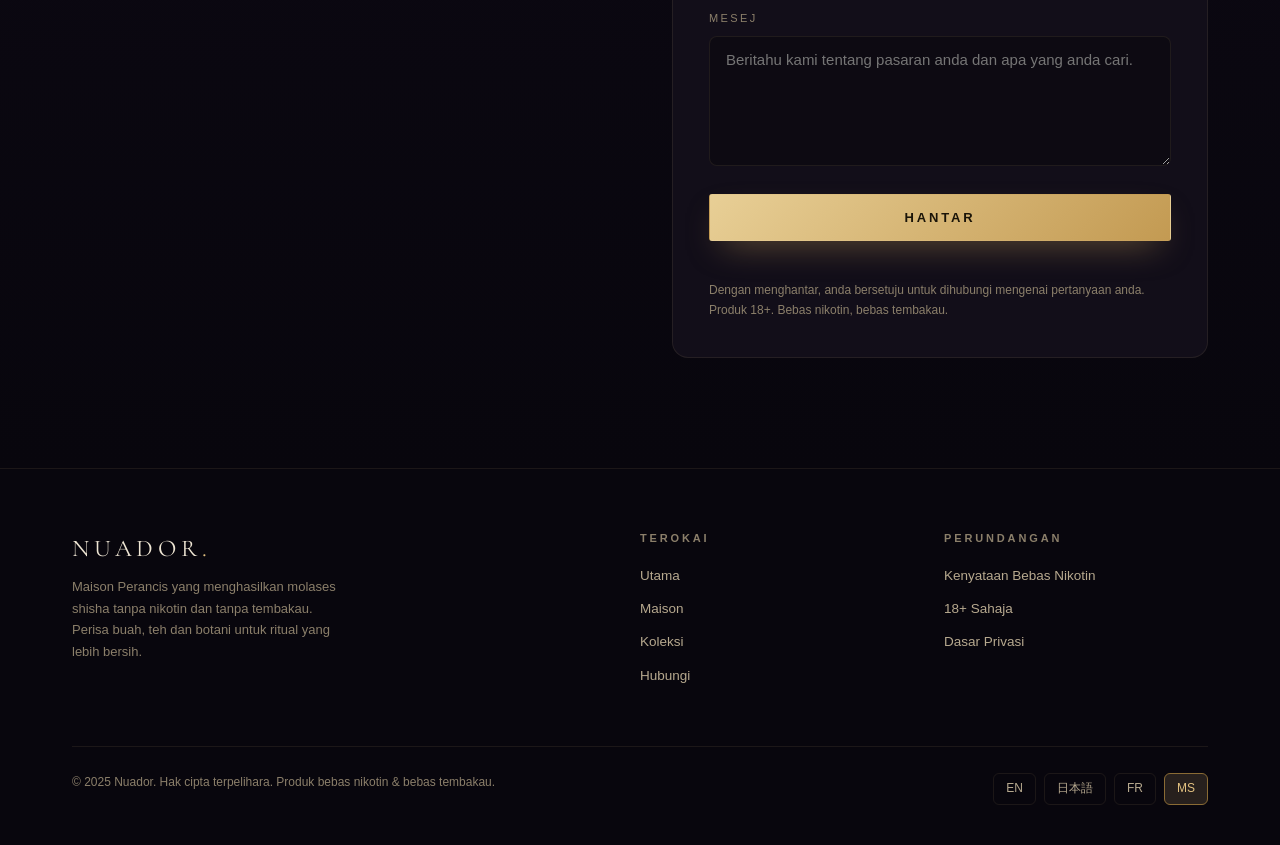
<file: ms/index.html>
<!DOCTYPE html>
<html lang="ms">
<head>
<meta charset="UTF-8">
<meta name="viewport" content="width=device-width, initial-scale=1.0">
<title>Nuador — Molases Shisha Tanpa Nikotin | 0% Nikotin &amp; Tembakau</title>
<meta name="description" content="Nuador menghasilkan molases shisha tanpa nikotin dan tanpa tembakau daripada pati buah, teh dan botani yang diekstrak sejuk. 8 perisa yang diperhalusi.">
<link rel="canonical" href="https://nuador.co/ms/">
<link rel="alternate" hreflang="en" href="https://nuador.co/">
<link rel="alternate" hreflang="ja" href="https://nuador.co/ja/">
<link rel="alternate" hreflang="fr" href="https://nuador.co/fr/">
<link rel="alternate" hreflang="ms" href="https://nuador.co/ms/">
<link rel="alternate" hreflang="x-default" href="https://nuador.co/">
<meta property="og:type" content="website">
<meta property="og:site_name" content="Nuador">
<meta property="og:title" content="Nuador — Molases Shisha Tanpa Nikotin">
<meta property="og:description" content="Molases shisha tanpa nikotin dan tanpa tembakau. 8 perisa yang diperhalusi.">
<meta property="og:url" content="https://nuador.co/ms/">
<meta property="og:image" content="https://nuador.co/data/Nuador_banner.webp">
<meta property="og:locale" content="ms">
<meta name="twitter:card" content="summary_large_image">
<meta name="twitter:title" content="Nuador — Molases Shisha Tanpa Nikotin">
<meta name="twitter:description" content="Molases shisha tanpa nikotin dan tanpa tembakau.">
<meta name="twitter:image" content="https://nuador.co/data/Nuador_banner.webp">
<script type="application/ld+json">{"@context":"https://schema.org","@type":"Organization","name":"Nuador","url":"https://nuador.co/ms/","email":"info@nuador.co","logo":"https://nuador.co/data/Nuador_banner.webp","description":"Molases shisha tanpa nikotin dan tanpa tembakau, diperbuat daripada pati buah, teh dan botani yang diekstrak sejuk."}</script>
<script type="application/ld+json">{"@context":"https://schema.org","@type":"FAQPage","mainEntity":[{"@type":"Question","name":"Apakah itu molases shisha Nuador?","acceptedAnswer":{"@type":"Answer","text":"Molases shisha tanpa nikotin dan tanpa tembakau, diperbuat daripada pati buah, teh dan botani yang diekstrak sejuk, berasaskan gliserin sayuran."}},{"@type":"Question","name":"Adakah ia mengandungi nikotin atau tembakau?","acceptedAnswer":{"@type":"Answer","text":"Tidak. Setiap perisa ialah 0% nikotin dan 0% tembakau."}},{"@type":"Question","name":"Apa bezanya dengan tembakau hookah tradisional?","acceptedAnswer":{"@type":"Answer","text":"Ia memberikan awan yang sama padat dan beraroma tanpa nikotin atau daun tembakau — ritual yang lebih bersih."}},{"@type":"Question","name":"Apakah perisa yang tersedia?","acceptedAnswer":{"@type":"Answer","text":"Lapan perisa dalam tiga keluarga: buah (Epal, Mangga, Buah Campuran), teh (Teh Hijau, Teh Melati, Teh Lemon) dan kopi (Kopi Hitam, Moka)."}},{"@type":"Question","name":"Bagaimana cara menggunakannya?","acceptedAnswer":{"@type":"Answer","text":"Isikan ke dalam mangkuk hookah standard seperti molases biasa, dan nikmati sesi yang lebih lembut."}},{"@type":"Question","name":"Di mana saya boleh membeli Nuador?","acceptedAnswer":{"@type":"Answer","text":"Untuk pengedaran atau perkongsian, hubungi kami melalui borang di bawah — kami membalas dalam dua hari bekerja."}}]}</script>
<link rel="preconnect" href="https://fonts.googleapis.com">
<link rel="preconnect" href="https://fonts.gstatic.com" crossorigin>
<link href="https://fonts.googleapis.com/css2?family=Cormorant+Garamond:ital,wght@0,400;0,500;0,600;1,400;1,500&display=swap" rel="stylesheet">
<link rel="stylesheet" href="../css/style.css">
<link rel="icon" href="data:image/svg+xml,<svg xmlns='http://www.w3.org/2000/svg' viewBox='0 0 100 100'><rect width='100' height='100' rx='22' fill='%230e0a16'/><text x='50' y='68' font-size='60' text-anchor='middle' fill='%23e2c180' font-family='Georgia'>N</text></svg>">
</head>
<body>

<!-- ============ HEADER ============ -->
<header id="header">
  <div class="wrap nav">
    <a href="index.html" class="brand">
      <span class="mark"></span>
      <span>
        <span class="name">NUADOR</span>
        <span class="sub">Tanpa Nikotin</span>
      </span>
    </a>
    <nav class="nav-links" id="navLinks">
      <a href="index.html" class="active">Utama</a>
      <a href="#maison">Maison</a>
      <a href="#flavours">Perisa</a>
      <a href="catalog.html">Koleksi</a>
      <a href="#contact">Hubungi</a>
      <span class="lang-switch"><a href="../index.html">EN</a><a href="../ja/index.html">日本語</a><a href="../fr/index.html" title="Français">FR</a><a href="index.html" class="on" title="Bahasa Melayu">MS</a></span>
    </nav>
    <button class="burger" id="burger" aria-label="Menu"><span></span><span></span><span></span></button>
  </div>
</header>

<!-- ============ HERO ============ -->
<section class="hero">
  <div class="hero-bg">
    <div class="glow a"></div><div class="glow b"></div>
    <div class="smoke s1"></div><div class="smoke s2"></div><div class="smoke s3"></div>
  </div>
  <div class="wrap hero-inner">
    <div>
      <div class="kicker">Maison Perancis</div>
      <h1 class="h-display">Seni Asap,<br><em>yang Diperhalusi.</em></h1>
      <p class="lead">Nuador menghasilkan molases shisha tanpa nikotin dan tanpa tembakau daripada pati buah, teh dan botani yang diekstrak sejuk. Sebuah maison Perancis — untuk sesi yang lebih bersih dan lebih elegan.</p>
      <div class="hero-actions">
        <a href="catalog.html" class="btn btn-gold">Lihat Koleksi</a>
        <a href="#maison" class="btn btn-ghost">Kisah Kami</a>
      </div>
      <div class="hero-stats">
        <div><b>0%</b><span>Nikotin</span></div>
        <div><b>0%</b><span>Tembakau</span></div>
        <div><b>8</b><span>Perisa</span></div>
      </div>
    </div>
    <div class="hero-product">
      <img class="hero-prod-img" src="../data/product_nuador.webp" alt="Molases shisha Nuador" loading="lazy">
    </div>
  </div>
  <div class="scroll-hint">Skrol</div>
</section>

<!-- ============ MARQUEE ============ -->
<div class="marquee">
  <div class="marquee-track">
    <span>Epal <b>·</b> Mangga <b>·</b> Buah Campuran <b>·</b> Teh Hijau <b>·</b> Teh Melati <b>·</b> Teh Lemon <b>·</b> Kopi Hitam <b>·</b> Moka <b>·</b></span>
    <span>Epal <b>·</b> Mangga <b>·</b> Buah Campuran <b>·</b> Teh Hijau <b>·</b> Teh Melati <b>·</b> Teh Lemon <b>·</b> Kopi Hitam <b>·</b> Moka <b>·</b></span>
  </div>
</div>

<!-- ============ MAISON / BRAND ============ -->
<section class="section" id="maison">
  <div class="wrap">
    <div class="story-grid">
      <div class="story-copy reveal">
        <span class="eyebrow">La Maison</span>
        <h2 class="h-display" style="font-size:clamp(32px,4vw,48px);margin-top:20px">Dicipta untuk <em>dunia.</em></h2>
        <p style="margin-top:26px">Nuador dibina atas satu keyakinan mudah: kenikmatan shisha tidak seharusnya memerlukan nikotin atau tembakau. Molases kami berasaskan gliserin sayuran, diperkaya dengan pati buah, teh dan botani yang diekstrak sejuk.</p>
        <p>Hasilnya ialah awan yang padat dan beraroma, dengan kemasan lembut yang berpanjangan — dihasilkan mengikut piawaian maison Perancis, dan direka untuk lounge, rumah serta selera yang ingin tahu di seluruh dunia.</p>
        <p>Nama Nuador berasal daripada perkataan Perancis <em style="color:var(--gold);font-style:italic">Nuage d'Or</em> — awan keemasan. Itulah awan yang dikejar oleh setiap perisa: padat, bercahaya, dan keemasan seperti asap yang ditangkap cahaya senja.</p>
        <p class="sig">— Nuador</p>
      </div>
      <div class="pillars reveal">
        <div class="pillar"><span class="ic"><svg viewBox="0 0 24 24" fill="none" stroke="currentColor" stroke-width="1.5" stroke-linecap="round" stroke-linejoin="round"><path d="M12 3l6 9-6 9-6-9 6-9z"/><path d="M8.5 12h7"/></svg></span><div><h3>Kraf Perancis</h3><p>Setiap kelompok diformulasi dan dikawal kualiti mengikut piawaian maison yang ketat.</p></div></div>
        <div class="pillar"><span class="ic"><svg viewBox="0 0 24 24" fill="none" stroke="currentColor" stroke-width="1.5" stroke-linecap="round" stroke-linejoin="round"><path d="M5 19c0-8 4.5-13.5 14-14-1 9.5-6.5 14-14 14z"/><path d="M5 19c2.5-4.5 6-7.5 10.5-9.5"/></svg></span><div><h3>0% Nikotin</h3><p>0% nikotin, 0% tembakau — hanya gliserin sayuran dan pati semula jadi.</p></div></div>
        <div class="pillar"><span class="ic"><svg viewBox="0 0 24 24" fill="none" stroke="currentColor" stroke-width="1.5" stroke-linecap="round"><path d="M12 3v18M3 12h18M5.6 5.6l12.8 12.8M18.4 5.6L5.6 18.4"/></svg></span><div><h3>Ekstraksi Sejuk</h3><p>Ekstraksi sejuk mengekalkan kecerahan sebenar buah dan teh.</p></div></div>
      </div>
    </div>
  </div>
</section>

<!-- ============ BANNER ============ -->
<section class="banner">
  <img class="banner-img" src="../data/Nuador_banner.webp" alt="Molases shisha Nuador" loading="lazy">
  <div class="banner-overlay"></div>
  <div class="wrap">
    <div class="banner-inner">
      <span class="eyebrow">Bebas Nikotin · Bebas Tembakau</span>
      <h2>Molases Shisha, <em>yang Diperhalusi.</em></h2>
      <p>Dihasilkan dengan savoir-faire Perancis daripada pati buah, teh dan botani yang diekstrak sejuk — untuk sesi yang lebih bersih dan lebih elegan.</p>
      <a href="catalog.html" class="btn btn-gold">Lihat Koleksi</a>
    </div>
  </div>
</section>

<!-- ============ FLAVOURS PREVIEW ============ -->
<section class="section" id="flavours" style="background:linear-gradient(180deg,var(--bg0),var(--bg1));border-top:1px solid var(--line-soft)">
  <div class="wrap">
    <div class="section-head reveal">
      <span class="eyebrow">Perisa Tandatangan</span>
      <h2 style="margin-top:20px">Buah, teh &amp; segala <em style="color:var(--gold);font-style:italic">di antaranya.</em></h2>
      <p>Pilihan istimewa daripada koleksi. Setiap perisa ialah satu nota bersih — atau gabungan berlapis yang digubah seperti minyak wangi.</p>
    </div>
    <div class="featured reveal">
      <a href="catalog.html" class="fcard">
        <span class="cat">Buah</span>
        <img class="thumb" src="../data/mango.webp" alt="Molases shisha perisa mangga" loading="lazy">
        <h3>Mangga</h3><div class="cn">Mangue · Mango</div>
        <p class="note">Mangga masak dan manis madu — kaya dan tropika.</p>
        <div class="dots"><i class="on"></i><i class="on"></i><i class="on"></i><i></i></div>
      </a>
      <a href="catalog.html" class="fcard">
        <span class="cat">Teh</span>
        <img class="thumb" src="../data/green-tea.webp" alt="Molases shisha perisa teh hijau" loading="lazy">
        <h3>Teh Hijau</h3><div class="cn">Thé Vert · Green Tea</div>
        <p class="note">Teh hijau dipanggang, tenang dan lembut bersifat tumbuhan.</p>
        <div class="dots"><i class="on"></i><i class="on"></i><i></i><i></i></div>
      </a>
      <a href="catalog.html" class="fcard">
        <span class="cat">Kopi</span>
        <img class="thumb" src="../data/black-coffee.webp" alt="Molases shisha perisa kopi hitam" loading="lazy">
        <h3>Kopi Hitam</h3><div class="cn">Café Noir · Black Coffee</div>
        <p class="note">Kopi panggang gelap dengan sentuhan koko.</p>
        <div class="dots"><i class="on"></i><i class="on"></i><i class="on"></i><i class="on"></i></div>
      </a>
      <a href="catalog.html" class="fcard">
        <span class="cat">Buah</span>
        <img class="thumb" src="../data/Mixed-Fruit.webp" alt="Molases shisha perisa buah campuran" loading="lazy">
        <h3>Buah Campuran</h3><div class="cn">Fruits Mélangés · Mixed Fruit</div>
        <p class="note">Gabungan buah kebun yang berjus dan cerah.</p>
        <div class="dots"><i class="on"></i><i class="on"></i><i class="on"></i><i></i></div>
      </a>
    </div>
    <div style="text-align:center;margin-top:46px" class="reveal">
      <a href="catalog.html" class="btn btn-ghost">Lihat Koleksi Penuh →</a>
    </div>
  </div>
</section>

<!-- ============ WHY / BENEFITS ============ -->
<section class="section" id="why">
  <div class="wrap">
    <div class="section-head reveal">
      <span class="eyebrow">Kenapa Nuador</span>
      <h2 style="margin-top:20px">Ritual yang lebih bersih, <em style="color:var(--gold);font-style:italic">tanpa kompromi.</em></h2>
    </div>
    <div class="benefits">
      <div class="benefit reveal">
        <span class="ic"><svg viewBox="0 0 24 24" fill="none" stroke="currentColor" stroke-width="1.5" stroke-linecap="round" stroke-linejoin="round"><path d="M12 3l7 3v5c0 4.4-3 7.8-7 9.7-4-1.9-7-5.3-7-9.7V6l7-3z"/><path d="M9 12l2 2 4-4"/></svg></span>
        <div><h3>Bebas Nikotin</h3><p>0.0% nikotin dan 0% tembakau. Kenikmatan ritual, tanpa kebergantungan.</p></div>
      </div>
      <div class="benefit reveal">
        <span class="ic"><svg viewBox="0 0 24 24" fill="none" stroke="currentColor" stroke-width="1.5" stroke-linecap="round" stroke-linejoin="round"><path d="M5 19c0-8 4.5-13.5 14-14-1 9.5-6.5 14-14 14z"/><path d="M5 19c2.5-4.5 6-7.5 10.5-9.5"/></svg></span>
        <div><span class="num">VG</span><h3>Asas Berasaskan Tumbuhan</h3><p>Gliserin sayuran gred makanan membawa perisa — tiada daun tembakau.</p></div>
      </div>
      <div class="benefit reveal">
        <span class="ic"><svg viewBox="0 0 24 24" fill="none" stroke="currentColor" stroke-width="1.5" stroke-linecap="round"><path d="M12 3v18M3 12h18M5.6 5.6l12.8 12.8M18.4 5.6L5.6 18.4"/></svg></span>
        <div><span class="num">Sejuk</span><h3>Ekstraksi Sejuk</h3><p>Pati diekstrak sejuk supaya nota atas kekal cerah dan setia kepada buah.</p></div>
      </div>
    </div>
  </div>
</section>

<!-- ============ SCENE / MOMENTS ============ -->
<section class="section scene" id="scene">
  <div class="wrap">
    <div class="section-head reveal">
      <span class="eyebrow">Detik Itu</span>
      <h2 style="margin-top:20px">Dicipta untuk <em style="color:var(--gold);font-style:italic">detik bersama.</em></h2>
      <p>Rakan-rakan di sekeliling meja, perbualan mengalir, dan awan beraroma yang perlahan — di sinilah Nuador menjadi miliknya.</p>
    </div>
    <div class="scene-media reveal">
      <img src="../data/the_Moment.webp" alt="Rakan berkongsi Nuador" loading="lazy">
    </div>
  </div>
</section>

<!-- ============ FAQ ============ -->
<section class="section" id="faq">
  <div class="wrap">
    <div class="section-head reveal">
      <span class="eyebrow">FAQ</span>
      <h2 style="margin-top:20px">Soalan &amp; <em style="color:var(--gold);font-style:italic">jawapan.</em></h2>
    </div>
    <div class="faq reveal">
      <details open>
        <summary>Apakah itu molases shisha Nuador?</summary>
        <p>Molases shisha tanpa nikotin dan tanpa tembakau, diperbuat daripada pati buah, teh dan botani yang diekstrak sejuk, berasaskan gliserin sayuran.</p>
      </details>
      <details>
        <summary>Adakah ia mengandungi nikotin atau tembakau?</summary>
        <p>Tidak. Setiap perisa ialah 0% nikotin dan 0% tembakau.</p>
      </details>
      <details>
        <summary>Apa bezanya dengan tembakau hookah tradisional?</summary>
        <p>Ia memberikan awan yang sama padat dan beraroma tanpa nikotin atau daun tembakau — ritual yang lebih bersih.</p>
      </details>
      <details>
        <summary>Apakah perisa yang tersedia?</summary>
        <p>Lapan perisa dalam tiga keluarga: buah (Epal, Mangga, Buah Campuran), teh (Teh Hijau, Teh Melati, Teh Lemon) dan kopi (Kopi Hitam, Moka).</p>
      </details>
      <details>
        <summary>Bagaimana cara menggunakannya?</summary>
        <p>Isikan ke dalam mangkuk hookah standard seperti molases biasa, dan nikmati sesi yang lebih lembut.</p>
      </details>
      <details>
        <summary>Di mana saya boleh membeli Nuador?</summary>
        <p>Untuk pengedaran atau perkongsian, hubungi kami melalui borang di bawah — kami membalas dalam dua hari bekerja.</p>
      </details>
    </div>
  </div>
</section>

<!-- ============ CONTACT ============ -->
<section class="section contact" id="contact">
  <div class="wrap">
    <div class="section-head reveal">
      <span class="eyebrow">Hubungi</span>
      <h2 style="margin-top:20px">Pengedaran &amp; <em style="color:var(--gold);font-style:italic">perkongsian.</em></h2>
      <p>Berminat untuk membawa Nuador, atau merancang acara peribadi? Tulis kepada kami — kami membalas dalam masa dua hari bekerja.</p>
    </div>
    <div class="contact-grid">
      <div class="contact-info reveal">
        <div class="line">
          <span class="ic"><svg viewBox="0 0 24 24" fill="none" stroke="currentColor" stroke-width="1.5" stroke-linecap="round" stroke-linejoin="round"><rect x="3" y="5" width="18" height="14" rx="2"/><path d="M3 7l9 6 9-6"/></svg></span>
          <div><b>E-mel</b><a href="mailto:info@nuador.co">info@nuador.co</a></div>
        </div>
        <div class="line">
          <span class="ic"><svg viewBox="0 0 24 24" fill="none" stroke="currentColor" stroke-width="1.5" stroke-linecap="round" stroke-linejoin="round"><path d="M21 11.5a8.38 8.38 0 0 1-9 8.34 8.5 8.5 0 0 1-3.4-.69L3 21l1.86-4.42A8.38 8.38 0 1 1 21 11.5z"/></svg></span>
          <div><b>WhatsApp</b><a href="https://wa.me/8613410637208">+86 134 1063 7208</a></div>
        </div>
        <div class="line">
          <span class="ic"><svg viewBox="0 0 24 24" fill="none" stroke="currentColor" stroke-width="1.5" stroke-linecap="round" stroke-linejoin="round"><path d="M21 15a2 2 0 0 1-2 2H7l-4 4V5a2 2 0 0 1 2-2h14a2 2 0 0 1 2 2z"/></svg></span>
          <div><b>LINE</b><span>+852 6760 9986</span></div>
        </div>
        <div class="social">
          <a href="#" aria-label="Instagram">IG</a>
          <a href="#" aria-label="Facebook">FB</a>
          <a href="#" aria-label="TikTok">TT</a>
          <a href="#" aria-label="LINE">LN</a>
        </div>
      </div>
      <form class="contact-form reveal" id="contactForm">
        <div class="row">
          <div class="field">
            <label for="name">Nama</label>
            <input id="name" name="name" type="text" placeholder="Nama anda" required>
          </div>
          <div class="field">
            <label for="email">E-mel</label>
            <input id="email" name="email" type="email" placeholder="anda@syarikat.com" required>
          </div>
        </div>
        <div class="field">
          <label for="topic">Saya ialah…</label>
          <select id="topic" name="topic">
            <option>Pengedar / Pemborong</option>
            <option>Lounge / Kafe / Bar</option>
            <option>Peruncit</option>
            <option>Media / Akhbar</option>
            <option>Pelanggan individu</option>
          </select>
        </div>
        <div class="field">
          <label>WhatsApp / LINE <span style="color:var(--gold-3);text-transform:none;letter-spacing:0">(pilihan)</span></label>
          <div class="row3">
            <input name="whatsapp" type="text" placeholder="Nombor WhatsApp">
            <input name="line" type="text" placeholder="ID LINE">
          </div>
        </div>
        <div class="field">
          <label for="msg">Mesej</label>
          <textarea id="msg" name="message" placeholder="Beritahu kami tentang pasaran anda dan apa yang anda cari."></textarea>
        </div>
        <button type="submit" class="btn btn-gold" style="width:100%;justify-content:center" id="sendBtn">Hantar</button>
        <p class="note" id="formStatus" aria-live="polite" style="min-height:1em"></p>
        <p class="note">Dengan menghantar, anda bersetuju untuk dihubungi mengenai pertanyaan anda. Produk 18+. Bebas nikotin, bebas tembakau.</p>
      </form>
    </div>
  </div>
</section>

<!-- ============ FOOTER ============ -->
<footer>
  <div class="wrap">
    <div class="foot-grid">
      <div class="foot-brand">
        <div class="name">NUADOR<span>.</span></div>
        <p>Maison Perancis yang menghasilkan molases shisha tanpa nikotin dan tanpa tembakau. Perisa buah, teh dan botani untuk ritual yang lebih bersih.</p>
      </div>
      <div>
        <h4>Terokai</h4>
        <a href="index.html">Utama</a>
        <a href="#maison">Maison</a>
        <a href="catalog.html">Koleksi</a>
        <a href="#contact">Hubungi</a>
      </div>
      <div>
        <h4>Perundangan</h4>
        <a href="#">Kenyataan Bebas Nikotin</a>
        <a href="#">18+ Sahaja</a>
        <a href="#">Dasar Privasi</a>
      </div>
    </div>
    <div class="foot-bottom">
      <span>© 2025 Nuador. Hak cipta terpelihara. Produk bebas nikotin &amp; bebas tembakau.</span>
      <span class="langs"><a href="../index.html">EN</a><a href="../ja/index.html">日本語</a><a href="../fr/index.html">FR</a><a href="index.html" class="on">MS</a></span>
    </div>
  </div>
</footer>

<script src="../js/main.js"></script>
</body>
</html>
</file>
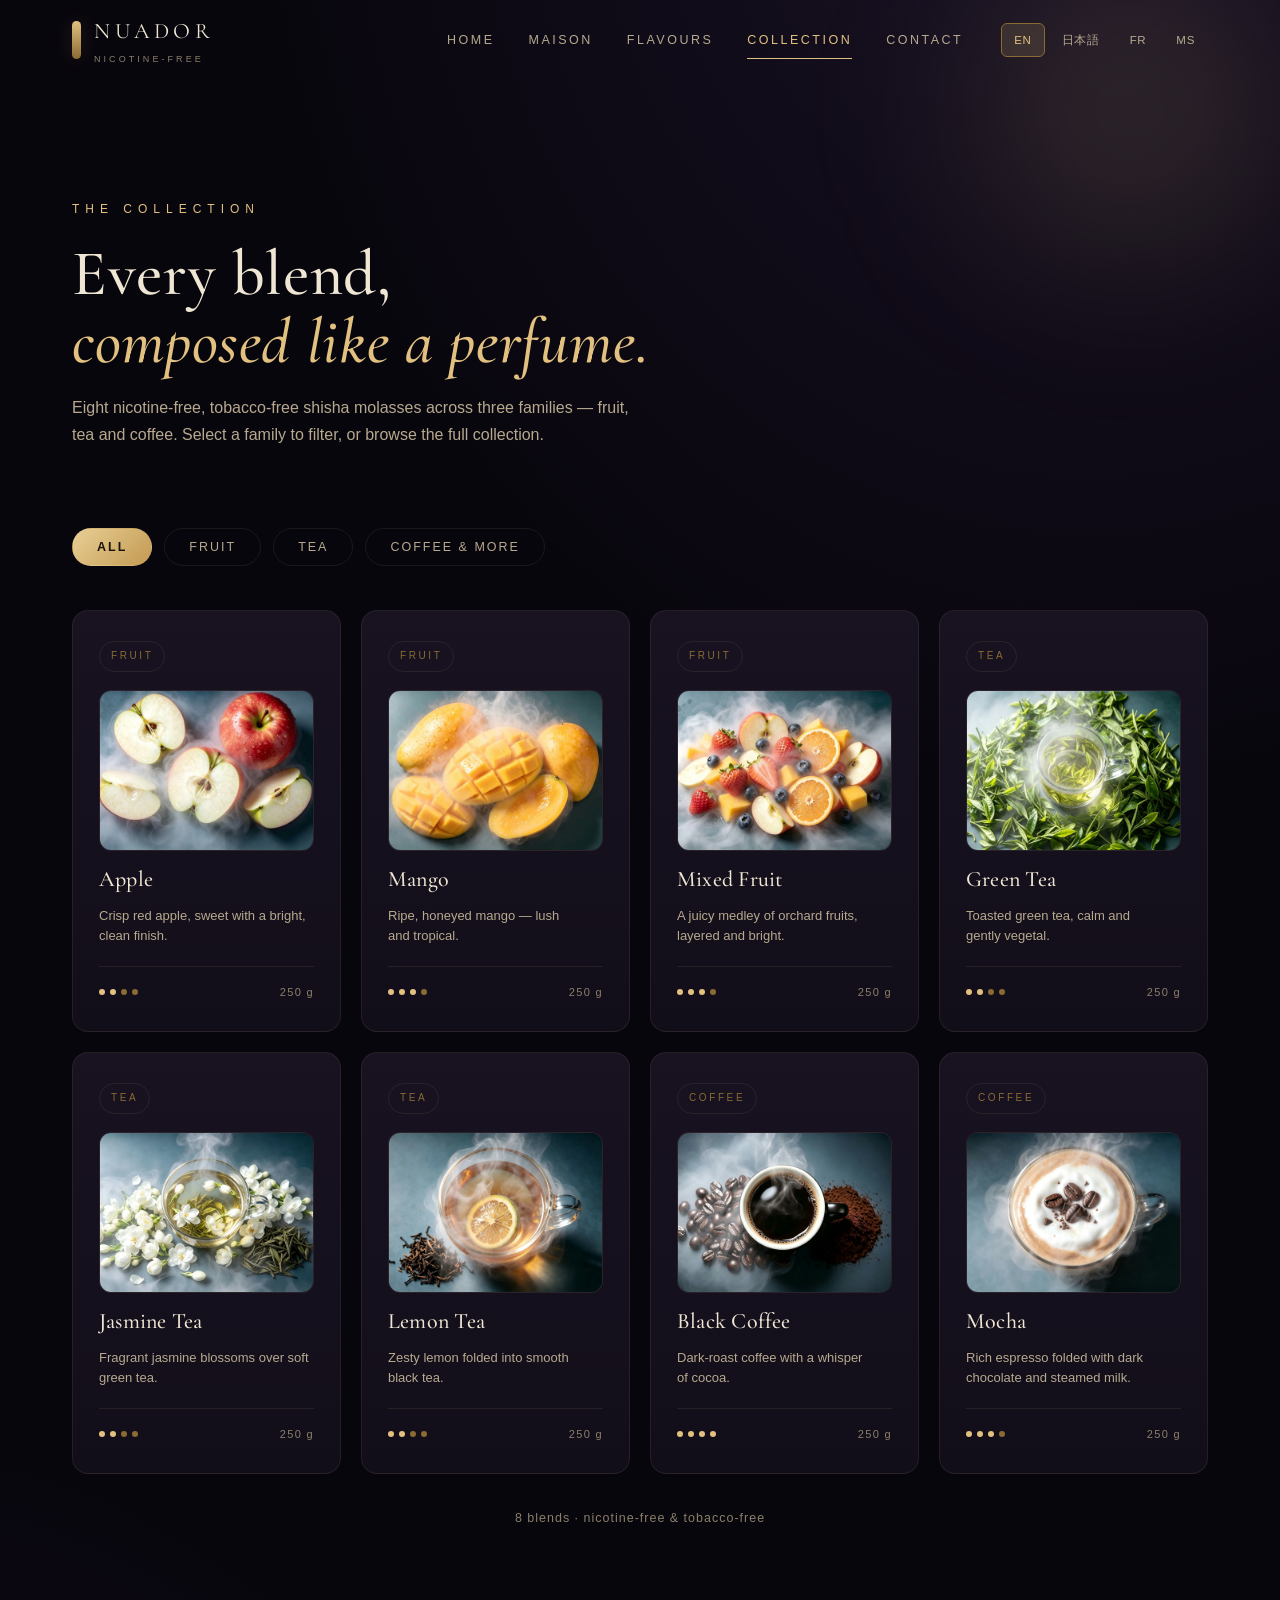
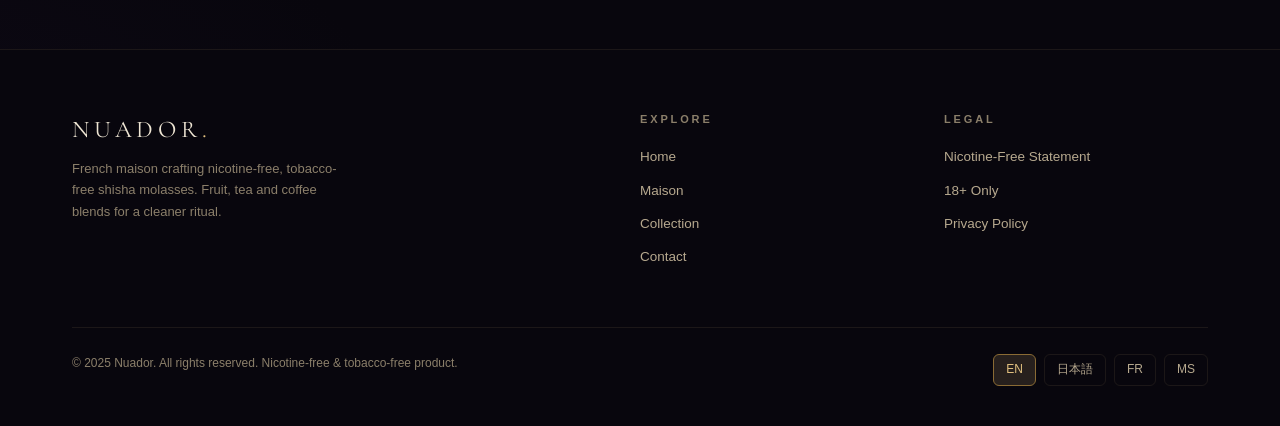
<file: catalog.html>
<!DOCTYPE html>
<html lang="en">
<head>
<meta charset="UTF-8">
<meta name="viewport" content="width=device-width, initial-scale=1.0">
<title>The Collection — Nicotine-Free Shisha Molasses Flavours | Nuador</title>
<meta name="description" content="Browse 8 nicotine-free, tobacco-free shisha molasses blends — fruit, tea and coffee. Discover Apple, Mango, Green Tea, Mocha and more.">
<link rel="canonical" href="https://nuador.co/catalog.html">
<link rel="alternate" hreflang="en" href="https://nuador.co/catalog.html">
<link rel="alternate" hreflang="ja" href="https://nuador.co/ja/catalog.html">
<link rel="alternate" hreflang="fr" href="https://nuador.co/fr/catalog.html">
<link rel="alternate" hreflang="ms" href="https://nuador.co/ms/catalog.html">
<link rel="alternate" hreflang="x-default" href="https://nuador.co/catalog.html">
<meta property="og:type" content="website">
<meta property="og:site_name" content="Nuador">
<meta property="og:title" content="The Collection — Nicotine-Free Shisha Molasses">
<meta property="og:description" content="8 nicotine-free, tobacco-free shisha molasses blends — fruit, tea and coffee.">
<meta property="og:url" content="https://nuador.co/catalog.html">
<meta property="og:image" content="https://nuador.co/data/Nuador_banner.webp">
<meta property="og:locale" content="en">
<meta name="twitter:card" content="summary_large_image">
<meta name="twitter:title" content="The Collection — Nicotine-Free Shisha Molasses">
<meta name="twitter:description" content="8 nicotine-free, tobacco-free shisha molasses blends.">
<meta name="twitter:image" content="https://nuador.co/data/Nuador_banner.webp">
<script type="application/ld+json">{"@context":"https://schema.org","@type":"ItemList","name":"Nuador Shisha Molasses Collection","itemListElement":[{"@type":"ListItem","position":1,"name":"Apple"},{"@type":"ListItem","position":2,"name":"Mango"},{"@type":"ListItem","position":3,"name":"Mixed Fruit"},{"@type":"ListItem","position":4,"name":"Green Tea"},{"@type":"ListItem","position":5,"name":"Jasmine Tea"},{"@type":"ListItem","position":6,"name":"Lemon Tea"},{"@type":"ListItem","position":7,"name":"Black Coffee"},{"@type":"ListItem","position":8,"name":"Mocha"}]}</script>
<link rel="preconnect" href="https://fonts.googleapis.com">
<link rel="preconnect" href="https://fonts.gstatic.com" crossorigin>
<link href="https://fonts.googleapis.com/css2?family=Cormorant+Garamond:ital,wght@0,400;0,500;0,600;1,400;1,500&display=swap" rel="stylesheet">
<link rel="stylesheet" href="css/style.css">
<link rel="icon" href="data:image/svg+xml,<svg xmlns='http://www.w3.org/2000/svg' viewBox='0 0 100 100'><rect width='100' height='100' rx='22' fill='%230e0a16'/><text x='50' y='68' font-size='60' text-anchor='middle' fill='%23e2c180' font-family='Georgia'>N</text></svg>">
</head>
<body>

<!-- ============ HEADER ============ -->
<header id="header">
  <div class="wrap nav">
    <a href="index.html" class="brand">
      <span class="mark"></span>
      <span>
        <span class="name">NUADOR</span>
        <span class="sub">Nicotine-Free</span>
      </span>
    </a>
    <nav class="nav-links" id="navLinks">
      <a href="index.html">Home</a>
      <a href="index.html#maison">Maison</a>
      <a href="index.html#flavours">Flavours</a>
      <a href="catalog.html" class="active">Collection</a>
      <a href="index.html#contact">Contact</a>
      <span class="lang-switch"><a href="catalog.html" class="on">EN</a><a href="ja/catalog.html">日本語</a><a href="fr/catalog.html" title="Français">FR</a><a href="ms/catalog.html" title="Bahasa Melayu">MS</a></span>
    </nav>
    <button class="burger" id="burger" aria-label="Menu"><span></span><span></span><span></span></button>
  </div>
</header>

<!-- ============ PAGE HERO ============ -->
<section class="page-hero">
  <div class="glow"></div>
  <div class="wrap">
    <div class="kicker">The Collection</div>
    <h1>Every blend,<br><em>composed like a perfume.</em></h1>
    <p>Eight nicotine-free, tobacco-free shisha molasses across three families — fruit, tea and coffee. Select a family to filter, or browse the full collection.</p>
  </div>
</section>

<!-- ============ CATALOG ============ -->
<section style="padding:0 0 120px">
  <div class="wrap">
    <div class="filters" id="filters">
      <button class="on" data-filter="all">All</button>
      <button data-filter="fruit">Fruit</button>
      <button data-filter="tea">Tea</button>
      <button data-filter="coffee">Coffee &amp; More</button>
    </div>

    <div class="grid" id="grid">

      <!-- FRUIT -->
      <div class="tile" data-cat="fruit">
        <div class="top"><span class="cat">Fruit</span></div>
        <img class="thumb" src="data/apple.webp" alt="Apple flavoured shisha molasses" loading="lazy">
        <h3>Apple</h3>
        <p class="note">Crisp red apple, sweet with a bright, clean finish.</p>
        <div class="foot"><span class="dots"><i class="on"></i><i class="on"></i><i></i><i></i></span><span class="size">250 g</span></div>
      </div>
      <div class="tile" data-cat="fruit">
        <div class="top"><span class="cat">Fruit</span></div>
        <img class="thumb" src="data/mango.webp" alt="Mango flavoured shisha molasses" loading="lazy">
        <h3>Mango</h3>
        <p class="note">Ripe, honeyed mango — lush and tropical.</p>
        <div class="foot"><span class="dots"><i class="on"></i><i class="on"></i><i class="on"></i><i></i></span><span class="size">250 g</span></div>
      </div>
      <div class="tile" data-cat="fruit">
        <div class="top"><span class="cat">Fruit</span></div>
        <img class="thumb" src="data/Mixed-Fruit.webp" alt="Mixed fruit flavoured shisha molasses" loading="lazy">
        <h3>Mixed Fruit</h3>
        <p class="note">A juicy medley of orchard fruits, layered and bright.</p>
        <div class="foot"><span class="dots"><i class="on"></i><i class="on"></i><i class="on"></i><i></i></span><span class="size">250 g</span></div>
      </div>

      <!-- TEA -->
      <div class="tile" data-cat="tea">
        <div class="top"><span class="cat">Tea</span></div>
        <img class="thumb" src="data/green-tea.webp" alt="Green tea flavoured shisha molasses" loading="lazy">
        <h3>Green Tea</h3>
        <p class="note">Toasted green tea, calm and gently vegetal.</p>
        <div class="foot"><span class="dots"><i class="on"></i><i class="on"></i><i></i><i></i></span><span class="size">250 g</span></div>
      </div>
      <div class="tile" data-cat="tea">
        <div class="top"><span class="cat">Tea</span></div>
        <img class="thumb" src="data/Jasmine-tea.webp" alt="Jasmine tea flavoured shisha molasses" loading="lazy">
        <h3>Jasmine Tea</h3>
        <p class="note">Fragrant jasmine blossoms over soft green tea.</p>
        <div class="foot"><span class="dots"><i class="on"></i><i class="on"></i><i></i><i></i></span><span class="size">250 g</span></div>
      </div>
      <div class="tile" data-cat="tea">
        <div class="top"><span class="cat">Tea</span></div>
        <img class="thumb" src="data/lemon-tea.webp" alt="Lemon tea flavoured shisha molasses" loading="lazy">
        <h3>Lemon Tea</h3>
        <p class="note">Zesty lemon folded into smooth black tea.</p>
        <div class="foot"><span class="dots"><i class="on"></i><i class="on"></i><i></i><i></i></span><span class="size">250 g</span></div>
      </div>

      <!-- COFFEE & MORE -->
      <div class="tile" data-cat="coffee">
        <div class="top"><span class="cat">Coffee</span></div>
        <img class="thumb" src="data/black-coffee.webp" alt="Black coffee flavoured shisha molasses" loading="lazy">
        <h3>Black Coffee</h3>
        <p class="note">Dark-roast coffee with a whisper of cocoa.</p>
        <div class="foot"><span class="dots"><i class="on"></i><i class="on"></i><i class="on"></i><i class="on"></i></span><span class="size">250 g</span></div>
      </div>
      <div class="tile" data-cat="coffee">
        <div class="top"><span class="cat">Coffee</span></div>
        <img class="thumb" src="data/Cappuccino.webp" alt="Mocha flavoured shisha molasses" loading="lazy">
        <h3>Mocha</h3>
        <p class="note">Rich espresso folded with dark chocolate and steamed milk.</p>
        <div class="foot"><span class="dots"><i class="on"></i><i class="on"></i><i class="on"></i><i></i></span><span class="size">250 g</span></div>
      </div>

    </div>
    <p class="count-hint" id="count">8 blends · nicotine-free &amp; tobacco-free</p>
  </div>
</section>

<!-- ============ FOOTER ============ -->
<footer>
  <div class="wrap">
    <div class="foot-grid">
      <div class="foot-brand">
        <div class="name">NUADOR<span>.</span></div>
        <p>French maison crafting nicotine-free, tobacco-free shisha molasses. Fruit, tea and coffee blends for a cleaner ritual.</p>
      </div>
      <div>
        <h4>Explore</h4>
        <a href="index.html">Home</a>
        <a href="index.html#maison">Maison</a>
        <a href="catalog.html">Collection</a>
        <a href="index.html#contact">Contact</a>
      </div>
      <div>
        <h4>Legal</h4>
        <a href="#">Nicotine-Free Statement</a>
        <a href="#">18+ Only</a>
        <a href="#">Privacy Policy</a>
      </div>
    </div>
    <div class="foot-bottom">
      <span>© 2025 Nuador. All rights reserved. Nicotine-free &amp; tobacco-free product.</span>
      <span class="langs"><a href="catalog.html" class="on">EN</a><a href="ja/catalog.html">日本語</a><a href="fr/catalog.html" title="Français">FR</a><a href="ms/catalog.html" title="Bahasa Melayu">MS</a></span>
    </div>
  </div>
</footer>

<script src="js/main.js"></script>
</body>
</html>
</file>
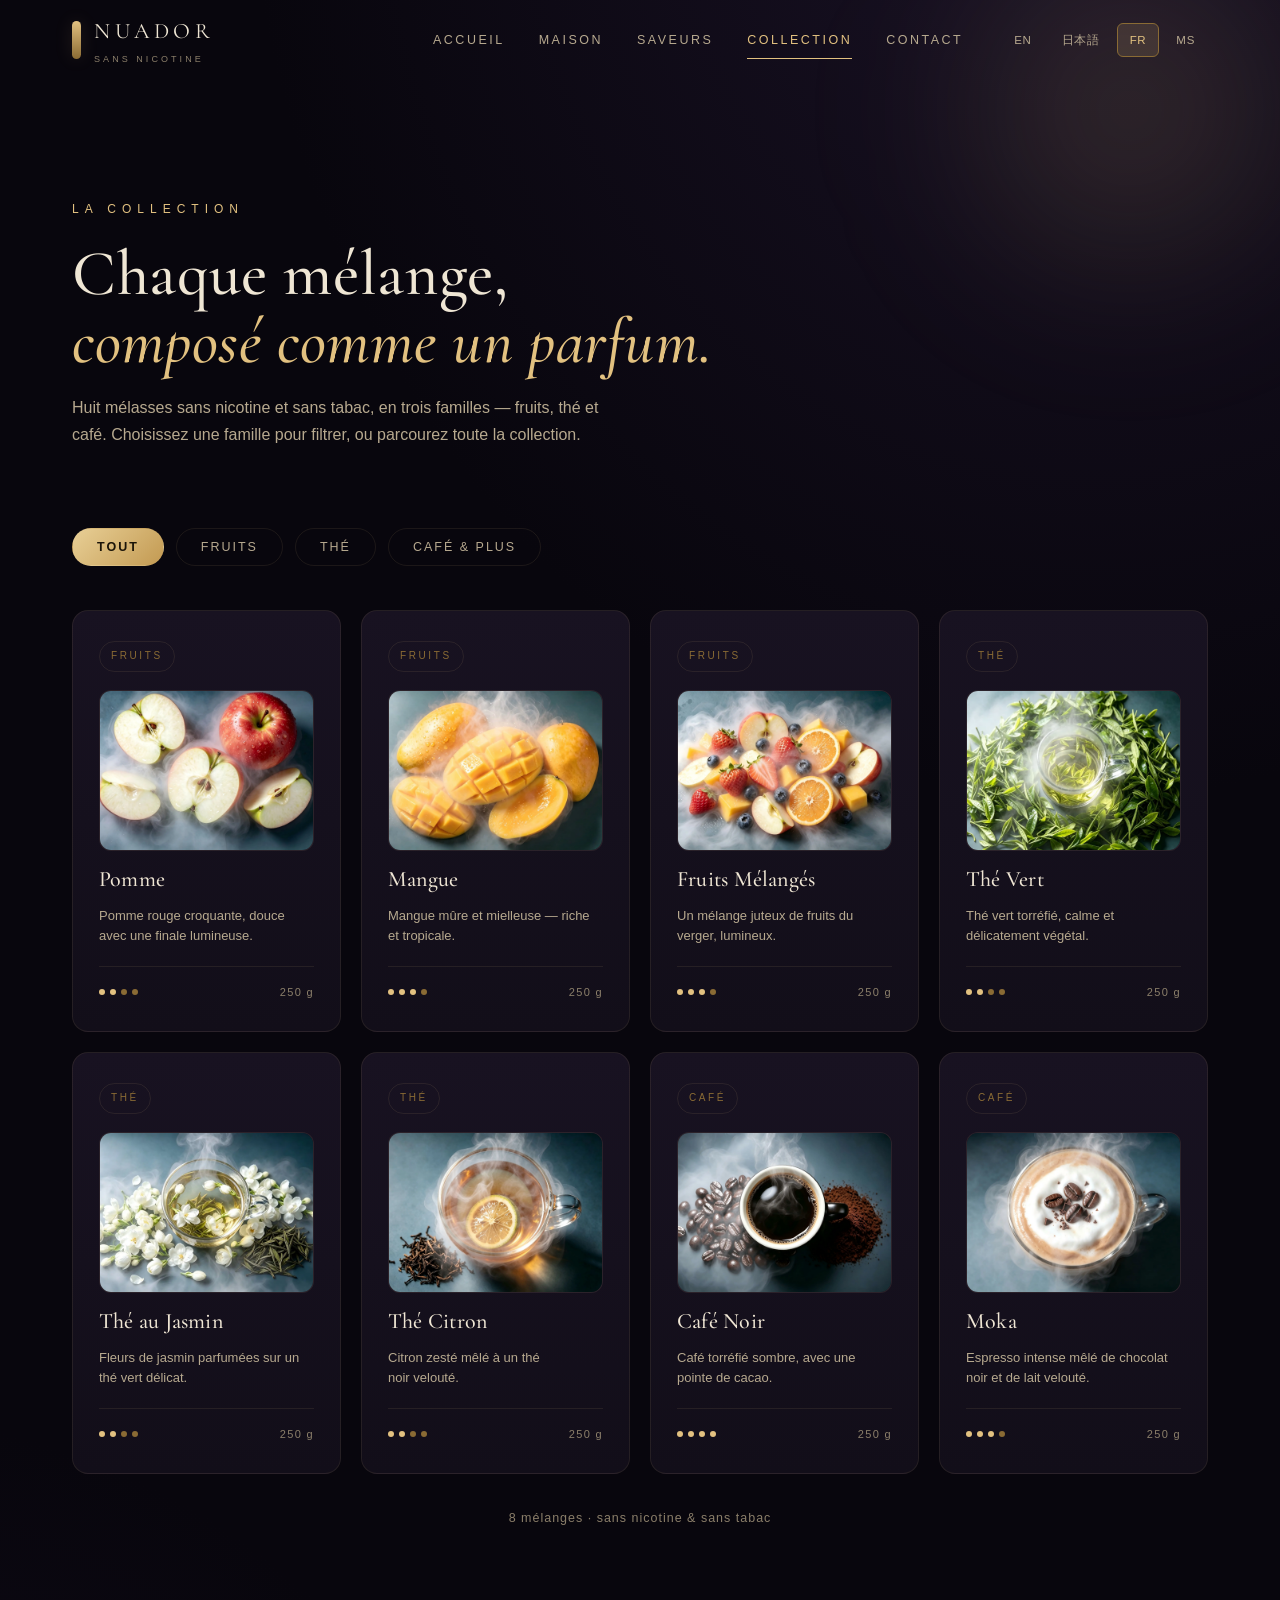
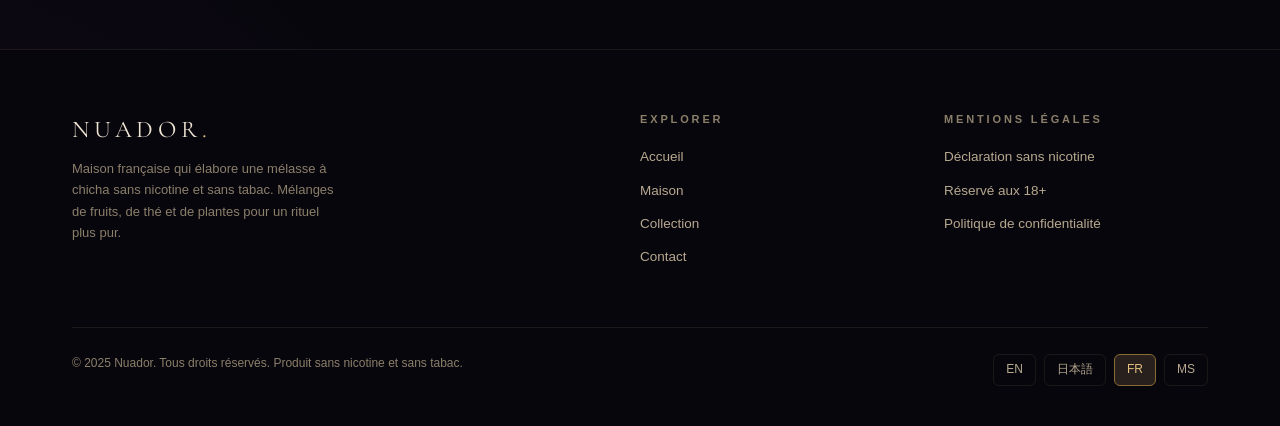
<file: fr/catalog.html>
<!DOCTYPE html>
<html lang="fr">
<head>
<meta charset="UTF-8">
<meta name="viewport" content="width=device-width, initial-scale=1.0">
<title>La Collection — Saveurs de mélasse à chicha sans nicotine | Nuador</title>
<meta name="description" content="Parcourez 8 mélanges sans nicotine et sans tabac — fruits, thé et café. Pomme, Mangue, Thé vert, Moka et plus.">
<link rel="canonical" href="https://nuador.co/fr/catalog.html">
<link rel="alternate" hreflang="en" href="https://nuador.co/catalog.html">
<link rel="alternate" hreflang="ja" href="https://nuador.co/ja/catalog.html">
<link rel="alternate" hreflang="fr" href="https://nuador.co/fr/catalog.html">
<link rel="alternate" hreflang="ms" href="https://nuador.co/ms/catalog.html">
<link rel="alternate" hreflang="x-default" href="https://nuador.co/catalog.html">
<meta property="og:type" content="website">
<meta property="og:site_name" content="Nuador">
<meta property="og:title" content="La Collection — Mélasse à chicha sans nicotine">
<meta property="og:description" content="8 mélanges sans nicotine et sans tabac — fruits, thé et café.">
<meta property="og:url" content="https://nuador.co/fr/catalog.html">
<meta property="og:image" content="https://nuador.co/data/Nuador_banner.webp">
<meta property="og:locale" content="fr">
<meta name="twitter:card" content="summary_large_image">
<meta name="twitter:title" content="La Collection — Mélasse à chicha sans nicotine">
<meta name="twitter:description" content="8 mélanges sans nicotine et sans tabac.">
<meta name="twitter:image" content="https://nuador.co/data/Nuador_banner.webp">
<script type="application/ld+json">{"@context":"https://schema.org","@type":"ItemList","name":"Collection de mélasse à chicha Nuador","itemListElement":[{"@type":"ListItem","position":1,"name":"Pomme"},{"@type":"ListItem","position":2,"name":"Mangue"},{"@type":"ListItem","position":3,"name":"Fruits mélangés"},{"@type":"ListItem","position":4,"name":"Thé vert"},{"@type":"ListItem","position":5,"name":"Thé au jasmin"},{"@type":"ListItem","position":6,"name":"Thé au citron"},{"@type":"ListItem","position":7,"name":"Café noir"},{"@type":"ListItem","position":8,"name":"Moka"}]}</script>
<link rel="preconnect" href="https://fonts.googleapis.com">
<link rel="preconnect" href="https://fonts.gstatic.com" crossorigin>
<link href="https://fonts.googleapis.com/css2?family=Cormorant+Garamond:ital,wght@0,400;0,500;0,600;1,400;1,500&display=swap" rel="stylesheet">
<link rel="stylesheet" href="../css/style.css">
<link rel="icon" href="data:image/svg+xml,<svg xmlns='http://www.w3.org/2000/svg' viewBox='0 0 100 100'><rect width='100' height='100' rx='22' fill='%230e0a16'/><text x='50' y='68' font-size='60' text-anchor='middle' fill='%23e2c180' font-family='Georgia'>N</text></svg>">
</head>
<body>

<!-- ============ HEADER ============ -->
<header id="header">
  <div class="wrap nav">
    <a href="index.html" class="brand">
      <span class="mark"></span>
      <span>
        <span class="name">NUADOR</span>
        <span class="sub">Sans nicotine</span>
      </span>
    </a>
    <nav class="nav-links" id="navLinks">
      <a href="index.html">Accueil</a>
      <a href="index.html#maison">Maison</a>
      <a href="index.html#flavours">Saveurs</a>
      <a href="catalog.html" class="active">Collection</a>
      <a href="index.html#contact">Contact</a>
      <span class="lang-switch"><a href="../catalog.html">EN</a><a href="../ja/catalog.html">日本語</a><a href="catalog.html" class="on" title="Français">FR</a><a href="../ms/catalog.html" title="Bahasa Melayu">MS</a></span>
    </nav>
    <button class="burger" id="burger" aria-label="Menu"><span></span><span></span><span></span></button>
  </div>
</header>

<!-- ============ PAGE HERO ============ -->
<section class="page-hero">
  <div class="glow"></div>
  <div class="wrap">
    <div class="kicker">La Collection</div>
    <h1>Chaque mélange,<br><em>composé comme un parfum.</em></h1>
    <p>Huit mélasses sans nicotine et sans tabac, en trois familles — fruits, thé et café. Choisissez une famille pour filtrer, ou parcourez toute la collection.</p>
  </div>
</section>

<!-- ============ CATALOG ============ -->
<section style="padding:0 0 120px">
  <div class="wrap">
    <div class="filters" id="filters">
      <button class="on" data-filter="all">Tout</button>
      <button data-filter="fruit">Fruits</button>
      <button data-filter="tea">Thé</button>
      <button data-filter="coffee">Café &amp; plus</button>
    </div>

    <div class="grid" id="grid">

      <!-- FRUIT -->
      <div class="tile" data-cat="fruit">
        <div class="top"><span class="cat">Fruits</span></div>
        <img class="thumb" src="../data/apple.webp" alt="Mélasse à chicha saveur pomme" loading="lazy">
        <h3>Pomme</h3>
        <p class="note">Pomme rouge croquante, douce avec une finale lumineuse.</p>
        <div class="foot"><span class="dots"><i class="on"></i><i class="on"></i><i></i><i></i></span><span class="size">250 g</span></div>
      </div>
      <div class="tile" data-cat="fruit">
        <div class="top"><span class="cat">Fruits</span></div>
        <img class="thumb" src="../data/mango.webp" alt="Mélasse à chicha saveur mangue" loading="lazy">
        <h3>Mangue</h3>
        <p class="note">Mangue mûre et mielleuse — riche et tropicale.</p>
        <div class="foot"><span class="dots"><i class="on"></i><i class="on"></i><i class="on"></i><i></i></span><span class="size">250 g</span></div>
      </div>
      <div class="tile" data-cat="fruit">
        <div class="top"><span class="cat">Fruits</span></div>
        <img class="thumb" src="../data/Mixed-Fruit.webp" alt="Mélasse à chicha saveur fruits mélangés" loading="lazy">
        <h3>Fruits Mélangés</h3>
        <p class="note">Un mélange juteux de fruits du verger, lumineux.</p>
        <div class="foot"><span class="dots"><i class="on"></i><i class="on"></i><i class="on"></i><i></i></span><span class="size">250 g</span></div>
      </div>

      <!-- TEA -->
      <div class="tile" data-cat="tea">
        <div class="top"><span class="cat">Thé</span></div>
        <img class="thumb" src="../data/green-tea.webp" alt="Mélasse à chicha saveur thé vert" loading="lazy">
        <h3>Thé Vert</h3>
        <p class="note">Thé vert torréfié, calme et délicatement végétal.</p>
        <div class="foot"><span class="dots"><i class="on"></i><i class="on"></i><i></i><i></i></span><span class="size">250 g</span></div>
      </div>
      <div class="tile" data-cat="tea">
        <div class="top"><span class="cat">Thé</span></div>
        <img class="thumb" src="../data/Jasmine-tea.webp" alt="Mélasse à chicha saveur thé au jasmin" loading="lazy">
        <h3>Thé au Jasmin</h3>
        <p class="note">Fleurs de jasmin parfumées sur un thé vert délicat.</p>
        <div class="foot"><span class="dots"><i class="on"></i><i class="on"></i><i></i><i></i></span><span class="size">250 g</span></div>
      </div>
      <div class="tile" data-cat="tea">
        <div class="top"><span class="cat">Thé</span></div>
        <img class="thumb" src="../data/lemon-tea.webp" alt="Mélasse à chicha saveur thé au citron" loading="lazy">
        <h3>Thé Citron</h3>
        <p class="note">Citron zesté mêlé à un thé noir velouté.</p>
        <div class="foot"><span class="dots"><i class="on"></i><i class="on"></i><i></i><i></i></span><span class="size">250 g</span></div>
      </div>

      <!-- COFFEE & MORE -->
      <div class="tile" data-cat="coffee">
        <div class="top"><span class="cat">Café</span></div>
        <img class="thumb" src="../data/black-coffee.webp" alt="Mélasse à chicha saveur café noir" loading="lazy">
        <h3>Café Noir</h3>
        <p class="note">Café torréfié sombre, avec une pointe de cacao.</p>
        <div class="foot"><span class="dots"><i class="on"></i><i class="on"></i><i class="on"></i><i class="on"></i></span><span class="size">250 g</span></div>
      </div>
      <div class="tile" data-cat="coffee">
        <div class="top"><span class="cat">Café</span></div>
        <img class="thumb" src="../data/Cappuccino.webp" alt="Mélasse à chicha saveur moka" loading="lazy">
        <h3>Moka</h3>
        <p class="note">Espresso intense mêlé de chocolat noir et de lait velouté.</p>
        <div class="foot"><span class="dots"><i class="on"></i><i class="on"></i><i class="on"></i><i></i></span><span class="size">250 g</span></div>
      </div>

    </div>
    <p class="count-hint" id="count">8 mélanges · sans nicotine &amp; sans tabac</p>
  </div>
</section>

<!-- ============ FOOTER ============ -->
<footer>
  <div class="wrap">
    <div class="foot-grid">
      <div class="foot-brand">
        <div class="name">NUADOR<span>.</span></div>
        <p>Maison française qui élabore une mélasse à chicha sans nicotine et sans tabac. Mélanges de fruits, de thé et de plantes pour un rituel plus pur.</p>
      </div>
      <div>
        <h4>Explorer</h4>
        <a href="index.html">Accueil</a>
        <a href="index.html#maison">Maison</a>
        <a href="catalog.html">Collection</a>
        <a href="index.html#contact">Contact</a>
      </div>
      <div>
        <h4>Mentions légales</h4>
        <a href="#">Déclaration sans nicotine</a>
        <a href="#">Réservé aux 18+</a>
        <a href="#">Politique de confidentialité</a>
      </div>
    </div>
    <div class="foot-bottom">
      <span>© 2025 Nuador. Tous droits réservés. Produit sans nicotine et sans tabac.</span>
      <span class="langs"><a href="../catalog.html">EN</a><a href="../ja/catalog.html">日本語</a><a href="catalog.html" class="on">FR</a><a href="../ms/catalog.html">MS</a></span>
    </div>
  </div>
</footer>

<script src="../js/main.js"></script>
</body>
</html>
</file>
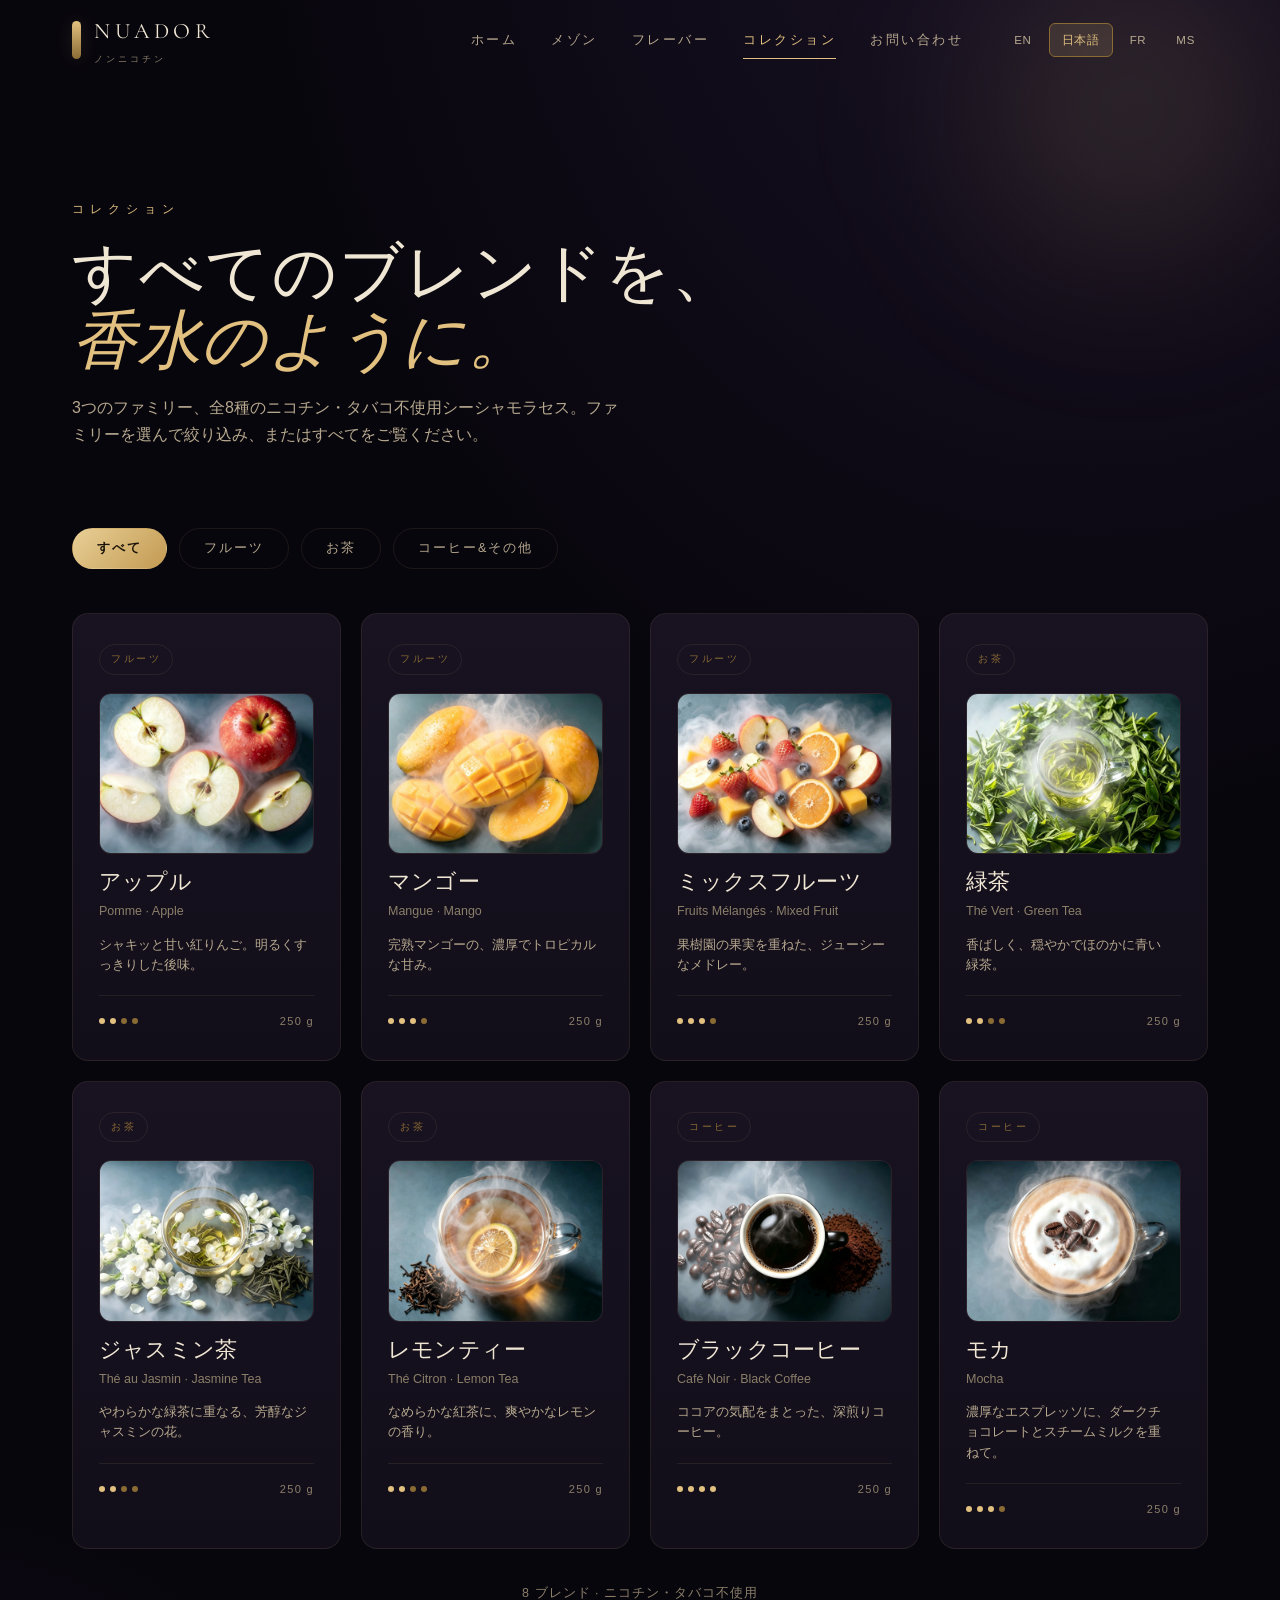
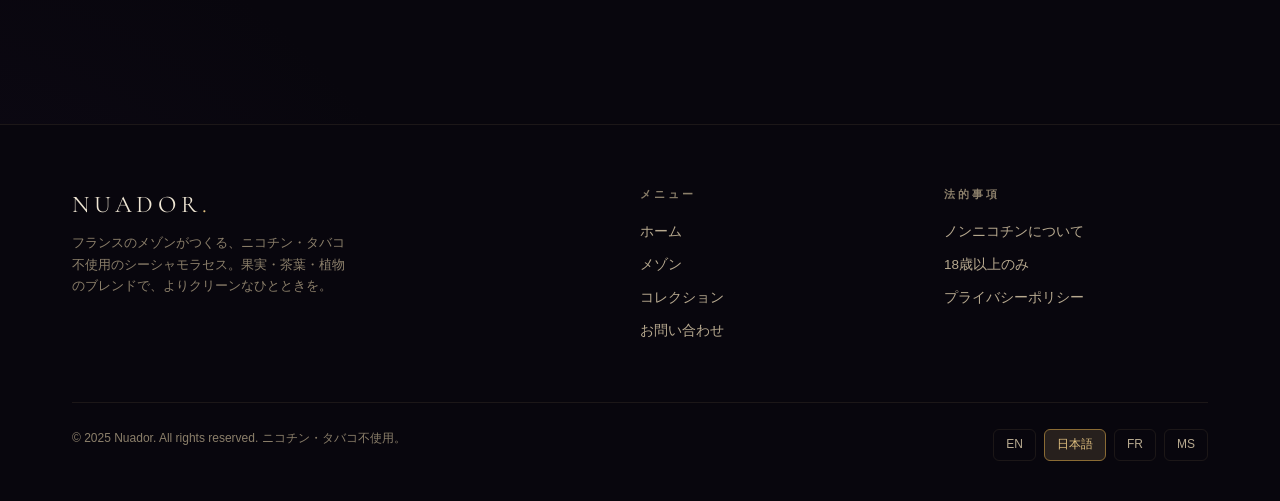
<file: ja/catalog.html>
<!DOCTYPE html>
<html lang="ja">
<head>
<meta charset="UTF-8">
<meta name="viewport" content="width=device-width, initial-scale=1.0">
<title>コレクション — ノンニコチン・シーシャモラセスのフレーバー｜Nuador</title>
<meta name="description" content="フルーツ・お茶・コーヒー、全8種のニコチン・タバコ不使用シーシャモラセス。アップル、マンゴー、緑茶、モカなど。">
<link rel="canonical" href="https://nuador.co/ja/catalog.html">
<link rel="alternate" hreflang="en" href="https://nuador.co/catalog.html">
<link rel="alternate" hreflang="ja" href="https://nuador.co/ja/catalog.html">
<link rel="alternate" hreflang="fr" href="https://nuador.co/fr/catalog.html">
<link rel="alternate" hreflang="ms" href="https://nuador.co/ms/catalog.html">
<link rel="alternate" hreflang="x-default" href="https://nuador.co/catalog.html">
<meta property="og:type" content="website">
<meta property="og:site_name" content="Nuador">
<meta property="og:title" content="コレクション — ノンニコチン・シーシャモラセス">
<meta property="og:description" content="全8種のニコチン・タバコ不使用シーシャモラセス。">
<meta property="og:url" content="https://nuador.co/ja/catalog.html">
<meta property="og:image" content="https://nuador.co/data/Nuador_banner.webp">
<meta property="og:locale" content="ja">
<meta name="twitter:card" content="summary_large_image">
<meta name="twitter:title" content="コレクション — ノンニコチン・シーシャモラセス">
<meta name="twitter:description" content="全8種のニコチン・タバコ不使用シーシャモラセス。">
<meta name="twitter:image" content="https://nuador.co/data/Nuador_banner.webp">
<script type="application/ld+json">{"@context":"https://schema.org","@type":"ItemList","name":"Nuador シーシャモラセス コレクション","itemListElement":[{"@type":"ListItem","position":1,"name":"アップル"},{"@type":"ListItem","position":2,"name":"マンゴー"},{"@type":"ListItem","position":3,"name":"ミックスフルーツ"},{"@type":"ListItem","position":4,"name":"緑茶"},{"@type":"ListItem","position":5,"name":"ジャスミン茶"},{"@type":"ListItem","position":6,"name":"レモンティー"},{"@type":"ListItem","position":7,"name":"ブラックコーヒー"},{"@type":"ListItem","position":8,"name":"モカ"}]}</script>
<link rel="preconnect" href="https://fonts.googleapis.com">
<link rel="preconnect" href="https://fonts.gstatic.com" crossorigin>
<link href="https://fonts.googleapis.com/css2?family=Cormorant+Garamond:ital,wght@0,400;0,500;0,600;1,400;1,500&display=swap" rel="stylesheet">
<link rel="stylesheet" href="../css/style.css">
<link rel="icon" href="data:image/svg+xml,<svg xmlns='http://www.w3.org/2000/svg' viewBox='0 0 100 100'><rect width='100' height='100' rx='22' fill='%230e0a16'/><text x='50' y='68' font-size='60' text-anchor='middle' fill='%23e2c180' font-family='Georgia'>N</text></svg>">
</head>
<body>

<!-- ============ HEADER ============ -->
<header id="header">
  <div class="wrap nav">
    <a href="index.html" class="brand">
      <span class="mark"></span>
      <span>
        <span class="name">NUADOR</span>
        <span class="sub">ノンニコチン</span>
      </span>
    </a>
    <nav class="nav-links" id="navLinks">
      <a href="../index.html">ホーム</a>
      <a href="../index.html#maison">メゾン</a>
      <a href="../index.html#flavours">フレーバー</a>
      <a href="catalog.html" class="active">コレクション</a>
      <a href="../index.html#contact">お問い合わせ</a>
      <span class="lang-switch"><a href="../catalog.html">EN</a><a href="catalog.html" class="on">日本語</a><a href="../fr/catalog.html" title="Français">FR</a><a href="../ms/catalog.html" title="Bahasa Melayu">MS</a></span>
    </nav>
    <button class="burger" id="burger" aria-label="メニュー"><span></span><span></span><span></span></button>
  </div>
</header>

<!-- ============ PAGE HERO ============ -->
<section class="page-hero">
  <div class="glow"></div>
  <div class="wrap">
    <div class="kicker">コレクション</div>
    <h1>すべてのブレンドを、<br><em>香水のように。</em></h1>
    <p>3つのファミリー、全8種のニコチン・タバコ不使用シーシャモラセス。ファミリーを選んで絞り込み、またはすべてをご覧ください。</p>
  </div>
</section>

<!-- ============ CATALOG ============ -->
<section style="padding:0 0 120px">
  <div class="wrap">
    <div class="filters" id="filters">
      <button class="on" data-filter="all">すべて</button>
      <button data-filter="fruit">フルーツ</button>
      <button data-filter="tea">お茶</button>
      <button data-filter="coffee">コーヒー&amp;その他</button>
    </div>

    <div class="grid" id="grid">

      <!-- FRUIT -->
      <div class="tile" data-cat="fruit">
        <div class="top"><span class="cat">フルーツ</span></div>
        <img class="thumb" src="../data/apple.webp" alt="アップル風味のシーシャモラセス" loading="lazy">
        <h3>アップル</h3><div class="cn">Pomme · Apple</div>
        <p class="note">シャキッと甘い紅りんご。明るくすっきりした後味。</p>
        <div class="foot"><span class="dots"><i class="on"></i><i class="on"></i><i></i><i></i></span><span class="size">250 g</span></div>
      </div>
      <div class="tile" data-cat="fruit">
        <div class="top"><span class="cat">フルーツ</span></div>
        <img class="thumb" src="../data/mango.webp" alt="マンゴー風味のシーシャモラセス" loading="lazy">
        <h3>マンゴー</h3><div class="cn">Mangue · Mango</div>
        <p class="note">完熟マンゴーの、濃厚でトロピカルな甘み。</p>
        <div class="foot"><span class="dots"><i class="on"></i><i class="on"></i><i class="on"></i><i></i></span><span class="size">250 g</span></div>
      </div>
      <div class="tile" data-cat="fruit">
        <div class="top"><span class="cat">フルーツ</span></div>
        <img class="thumb" src="../data/Mixed-Fruit.webp" alt="ミックスフルーツ風味のシーシャモラセス" loading="lazy">
        <h3>ミックスフルーツ</h3><div class="cn">Fruits Mélangés · Mixed Fruit</div>
        <p class="note">果樹園の果実を重ねた、ジューシーなメドレー。</p>
        <div class="foot"><span class="dots"><i class="on"></i><i class="on"></i><i class="on"></i><i></i></span><span class="size">250 g</span></div>
      </div>

      <!-- TEA -->
      <div class="tile" data-cat="tea">
        <div class="top"><span class="cat">お茶</span></div>
        <img class="thumb" src="../data/green-tea.webp" alt="緑茶風味のシーシャモラセス" loading="lazy">
        <h3>緑茶</h3><div class="cn">Thé Vert · Green Tea</div>
        <p class="note">香ばしく、穏やかでほのかに青い緑茶。</p>
        <div class="foot"><span class="dots"><i class="on"></i><i class="on"></i><i></i><i></i></span><span class="size">250 g</span></div>
      </div>
      <div class="tile" data-cat="tea">
        <div class="top"><span class="cat">お茶</span></div>
        <img class="thumb" src="../data/Jasmine-tea.webp" alt="ジャスミン茶風味のシーシャモラセス" loading="lazy">
        <h3>ジャスミン茶</h3><div class="cn">Thé au Jasmin · Jasmine Tea</div>
        <p class="note">やわらかな緑茶に重なる、芳醇なジャスミンの花。</p>
        <div class="foot"><span class="dots"><i class="on"></i><i class="on"></i><i></i><i></i></span><span class="size">250 g</span></div>
      </div>
      <div class="tile" data-cat="tea">
        <div class="top"><span class="cat">お茶</span></div>
        <img class="thumb" src="../data/lemon-tea.webp" alt="レモンティー風味のシーシャモラセス" loading="lazy">
        <h3>レモンティー</h3><div class="cn">Thé Citron · Lemon Tea</div>
        <p class="note">なめらかな紅茶に、爽やかなレモンの香り。</p>
        <div class="foot"><span class="dots"><i class="on"></i><i class="on"></i><i></i><i></i></span><span class="size">250 g</span></div>
      </div>

      <!-- COFFEE & MORE -->
      <div class="tile" data-cat="coffee">
        <div class="top"><span class="cat">コーヒー</span></div>
        <img class="thumb" src="../data/black-coffee.webp" alt="ブラックコーヒー風味のシーシャモラセス" loading="lazy">
        <h3>ブラックコーヒー</h3><div class="cn">Café Noir · Black Coffee</div>
        <p class="note">ココアの気配をまとった、深煎りコーヒー。</p>
        <div class="foot"><span class="dots"><i class="on"></i><i class="on"></i><i class="on"></i><i class="on"></i></span><span class="size">250 g</span></div>
      </div>
      <div class="tile" data-cat="coffee">
        <div class="top"><span class="cat">コーヒー</span></div>
        <img class="thumb" src="../data/Cappuccino.webp" alt="モカ風味のシーシャモラセス" loading="lazy">
        <h3>モカ</h3><div class="cn">Mocha</div>
        <p class="note">濃厚なエスプレッソに、ダークチョコレートとスチームミルクを重ねて。</p>
        <div class="foot"><span class="dots"><i class="on"></i><i class="on"></i><i class="on"></i><i></i></span><span class="size">250 g</span></div>
      </div>

    </div>
    <p class="count-hint" id="count">8 ブレンド · ニコチン・タバコ不使用</p>
  </div>
</section>

<!-- ============ FOOTER ============ -->
<footer>
  <div class="wrap">
    <div class="foot-grid">
      <div class="foot-brand">
        <div class="name">NUADOR<span>.</span></div>
        <p>フランスのメゾンがつくる、ニコチン・タバコ不使用のシーシャモラセス。果実・茶葉・植物のブレンドで、よりクリーンなひとときを。</p>
      </div>
      <div>
        <h4>メニュー</h4>
        <a href="../index.html">ホーム</a>
        <a href="../index.html#maison">メゾン</a>
        <a href="catalog.html">コレクション</a>
        <a href="../index.html#contact">お問い合わせ</a>
      </div>
      <div>
        <h4>法的事項</h4>
        <a href="#">ノンニコチンについて</a>
        <a href="#">18歳以上のみ</a>
        <a href="#">プライバシーポリシー</a>
      </div>
    </div>
    <div class="foot-bottom">
      <span>© 2025 Nuador. All rights reserved. ニコチン・タバコ不使用。</span>
      <span class="langs"><a href="../catalog.html">EN</a><a href="catalog.html" class="on">日本語</a><a href="../fr/catalog.html" title="Français">FR</a><a href="../ms/catalog.html" title="Bahasa Melayu">MS</a></span>
    </div>
  </div>
</footer>

<script src="../js/main.js"></script>
</body>
</html>
</file>
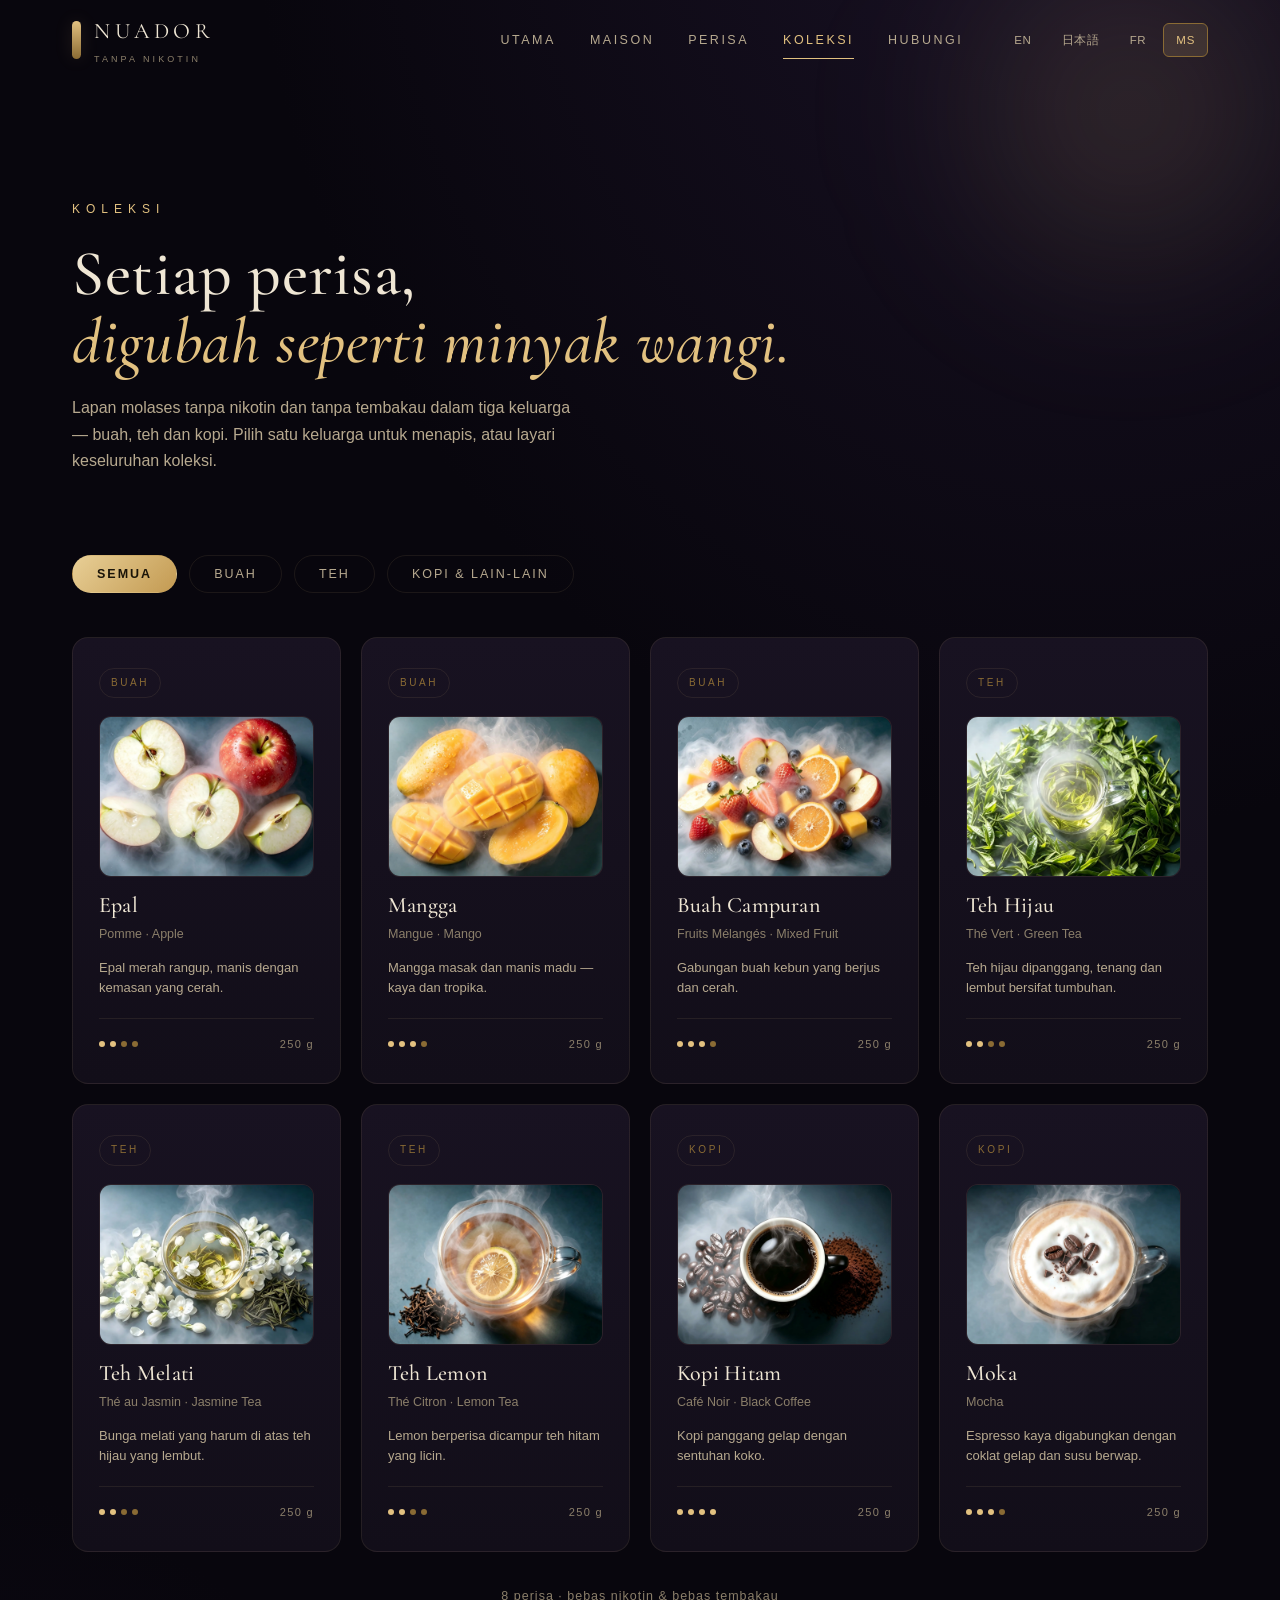
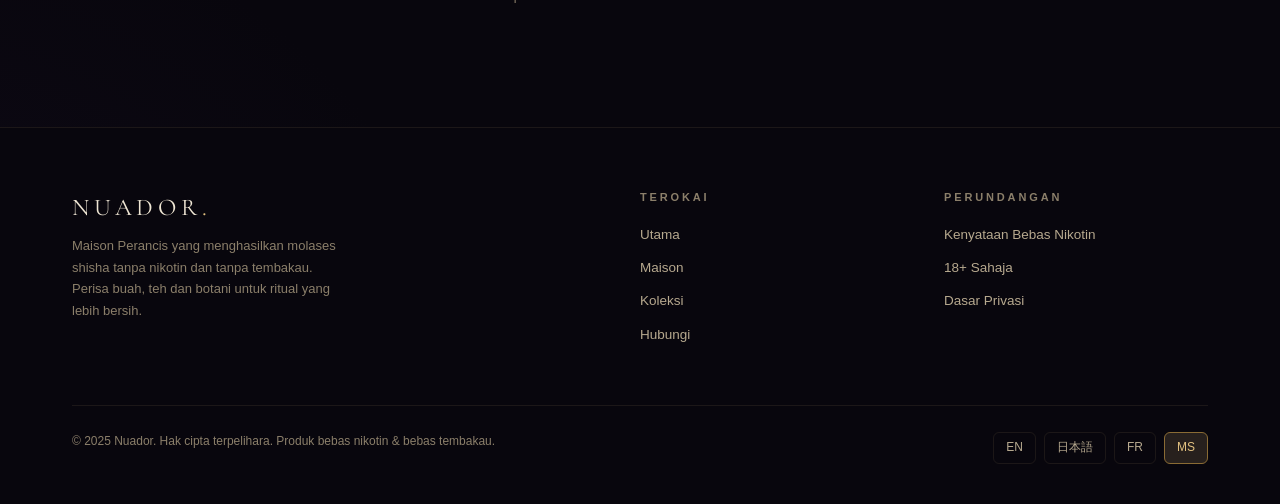
<file: ms/catalog.html>
<!DOCTYPE html>
<html lang="ms">
<head>
<meta charset="UTF-8">
<meta name="viewport" content="width=device-width, initial-scale=1.0">
<title>Koleksi — Perisa Molases Shisha Tanpa Nikotin | Nuador</title>
<meta name="description" content="Layari 8 perisa molases shisha tanpa nikotin dan tanpa tembakau — buah, teh dan kopi. Epal, Mangga, Teh Hijau, Moka dan banyak lagi.">
<link rel="canonical" href="https://nuador.co/ms/catalog.html">
<link rel="alternate" hreflang="en" href="https://nuador.co/catalog.html">
<link rel="alternate" hreflang="ja" href="https://nuador.co/ja/catalog.html">
<link rel="alternate" hreflang="fr" href="https://nuador.co/fr/catalog.html">
<link rel="alternate" hreflang="ms" href="https://nuador.co/ms/catalog.html">
<link rel="alternate" hreflang="x-default" href="https://nuador.co/catalog.html">
<meta property="og:type" content="website">
<meta property="og:site_name" content="Nuador">
<meta property="og:title" content="Koleksi — Molases Shisha Tanpa Nikotin">
<meta property="og:description" content="8 perisa molases shisha tanpa nikotin dan tanpa tembakau.">
<meta property="og:url" content="https://nuador.co/ms/catalog.html">
<meta property="og:image" content="https://nuador.co/data/Nuador_banner.webp">
<meta property="og:locale" content="ms">
<meta name="twitter:card" content="summary_large_image">
<meta name="twitter:title" content="Koleksi — Molases Shisha Tanpa Nikotin">
<meta name="twitter:description" content="8 perisa molases shisha tanpa nikotin dan tanpa tembakau.">
<meta name="twitter:image" content="https://nuador.co/data/Nuador_banner.webp">
<script type="application/ld+json">{"@context":"https://schema.org","@type":"ItemList","name":"Koleksi Molases Shisha Nuador","itemListElement":[{"@type":"ListItem","position":1,"name":"Epal"},{"@type":"ListItem","position":2,"name":"Mangga"},{"@type":"ListItem","position":3,"name":"Buah Campuran"},{"@type":"ListItem","position":4,"name":"Teh Hijau"},{"@type":"ListItem","position":5,"name":"Teh Melati"},{"@type":"ListItem","position":6,"name":"Teh Lemon"},{"@type":"ListItem","position":7,"name":"Kopi Hitam"},{"@type":"ListItem","position":8,"name":"Moka"}]}</script>
<link rel="preconnect" href="https://fonts.googleapis.com">
<link rel="preconnect" href="https://fonts.gstatic.com" crossorigin>
<link href="https://fonts.googleapis.com/css2?family=Cormorant+Garamond:ital,wght@0,400;0,500;0,600;1,400;1,500&display=swap" rel="stylesheet">
<link rel="stylesheet" href="../css/style.css">
<link rel="icon" href="data:image/svg+xml,<svg xmlns='http://www.w3.org/2000/svg' viewBox='0 0 100 100'><rect width='100' height='100' rx='22' fill='%230e0a16'/><text x='50' y='68' font-size='60' text-anchor='middle' fill='%23e2c180' font-family='Georgia'>N</text></svg>">
</head>
<body>

<!-- ============ HEADER ============ -->
<header id="header">
  <div class="wrap nav">
    <a href="index.html" class="brand">
      <span class="mark"></span>
      <span>
        <span class="name">NUADOR</span>
        <span class="sub">Tanpa Nikotin</span>
      </span>
    </a>
    <nav class="nav-links" id="navLinks">
      <a href="index.html">Utama</a>
      <a href="index.html#maison">Maison</a>
      <a href="index.html#flavours">Perisa</a>
      <a href="catalog.html" class="active">Koleksi</a>
      <a href="index.html#contact">Hubungi</a>
      <span class="lang-switch"><a href="../catalog.html">EN</a><a href="../ja/catalog.html">日本語</a><a href="../fr/catalog.html" title="Français">FR</a><a href="catalog.html" class="on" title="Bahasa Melayu">MS</a></span>
    </nav>
    <button class="burger" id="burger" aria-label="Menu"><span></span><span></span><span></span></button>
  </div>
</header>

<!-- ============ PAGE HERO ============ -->
<section class="page-hero">
  <div class="glow"></div>
  <div class="wrap">
    <div class="kicker">Koleksi</div>
    <h1>Setiap perisa,<br><em>digubah seperti minyak wangi.</em></h1>
    <p>Lapan molases tanpa nikotin dan tanpa tembakau dalam tiga keluarga — buah, teh dan kopi. Pilih satu keluarga untuk menapis, atau layari keseluruhan koleksi.</p>
  </div>
</section>

<!-- ============ CATALOG ============ -->
<section style="padding:0 0 120px">
  <div class="wrap">
    <div class="filters" id="filters">
      <button class="on" data-filter="all">Semua</button>
      <button data-filter="fruit">Buah</button>
      <button data-filter="tea">Teh</button>
      <button data-filter="coffee">Kopi &amp; Lain-lain</button>
    </div>

    <div class="grid" id="grid">

      <!-- FRUIT -->
      <div class="tile" data-cat="fruit">
        <div class="top"><span class="cat">Buah</span></div>
        <img class="thumb" src="../data/apple.webp" alt="Molases shisha perisa epal" loading="lazy">
        <h3>Epal</h3><div class="cn">Pomme · Apple</div>
        <p class="note">Epal merah rangup, manis dengan kemasan yang cerah.</p>
        <div class="foot"><span class="dots"><i class="on"></i><i class="on"></i><i></i><i></i></span><span class="size">250 g</span></div>
      </div>
      <div class="tile" data-cat="fruit">
        <div class="top"><span class="cat">Buah</span></div>
        <img class="thumb" src="../data/mango.webp" alt="Molases shisha perisa mangga" loading="lazy">
        <h3>Mangga</h3><div class="cn">Mangue · Mango</div>
        <p class="note">Mangga masak dan manis madu — kaya dan tropika.</p>
        <div class="foot"><span class="dots"><i class="on"></i><i class="on"></i><i class="on"></i><i></i></span><span class="size">250 g</span></div>
      </div>
      <div class="tile" data-cat="fruit">
        <div class="top"><span class="cat">Buah</span></div>
        <img class="thumb" src="../data/Mixed-Fruit.webp" alt="Molases shisha perisa buah campuran" loading="lazy">
        <h3>Buah Campuran</h3><div class="cn">Fruits Mélangés · Mixed Fruit</div>
        <p class="note">Gabungan buah kebun yang berjus dan cerah.</p>
        <div class="foot"><span class="dots"><i class="on"></i><i class="on"></i><i class="on"></i><i></i></span><span class="size">250 g</span></div>
      </div>

      <!-- TEA -->
      <div class="tile" data-cat="tea">
        <div class="top"><span class="cat">Teh</span></div>
        <img class="thumb" src="../data/green-tea.webp" alt="Molases shisha perisa teh hijau" loading="lazy">
        <h3>Teh Hijau</h3><div class="cn">Thé Vert · Green Tea</div>
        <p class="note">Teh hijau dipanggang, tenang dan lembut bersifat tumbuhan.</p>
        <div class="foot"><span class="dots"><i class="on"></i><i class="on"></i><i></i><i></i></span><span class="size">250 g</span></div>
      </div>
      <div class="tile" data-cat="tea">
        <div class="top"><span class="cat">Teh</span></div>
        <img class="thumb" src="../data/Jasmine-tea.webp" alt="Molases shisha perisa teh melati" loading="lazy">
        <h3>Teh Melati</h3><div class="cn">Thé au Jasmin · Jasmine Tea</div>
        <p class="note">Bunga melati yang harum di atas teh hijau yang lembut.</p>
        <div class="foot"><span class="dots"><i class="on"></i><i class="on"></i><i></i><i></i></span><span class="size">250 g</span></div>
      </div>
      <div class="tile" data-cat="tea">
        <div class="top"><span class="cat">Teh</span></div>
        <img class="thumb" src="../data/lemon-tea.webp" alt="Molases shisha perisa teh lemon" loading="lazy">
        <h3>Teh Lemon</h3><div class="cn">Thé Citron · Lemon Tea</div>
        <p class="note">Lemon berperisa dicampur teh hitam yang licin.</p>
        <div class="foot"><span class="dots"><i class="on"></i><i class="on"></i><i></i><i></i></span><span class="size">250 g</span></div>
      </div>

      <!-- COFFEE & MORE -->
      <div class="tile" data-cat="coffee">
        <div class="top"><span class="cat">Kopi</span></div>
        <img class="thumb" src="../data/black-coffee.webp" alt="Molases shisha perisa kopi hitam" loading="lazy">
        <h3>Kopi Hitam</h3><div class="cn">Café Noir · Black Coffee</div>
        <p class="note">Kopi panggang gelap dengan sentuhan koko.</p>
        <div class="foot"><span class="dots"><i class="on"></i><i class="on"></i><i class="on"></i><i class="on"></i></span><span class="size">250 g</span></div>
      </div>
      <div class="tile" data-cat="coffee">
        <div class="top"><span class="cat">Kopi</span></div>
        <img class="thumb" src="../data/Cappuccino.webp" alt="Molases shisha perisa moka" loading="lazy">
        <h3>Moka</h3><div class="cn">Mocha</div>
        <p class="note">Espresso kaya digabungkan dengan coklat gelap dan susu berwap.</p>
        <div class="foot"><span class="dots"><i class="on"></i><i class="on"></i><i class="on"></i><i></i></span><span class="size">250 g</span></div>
      </div>

    </div>
    <p class="count-hint" id="count">8 perisa · bebas nikotin &amp; bebas tembakau</p>
  </div>
</section>

<!-- ============ FOOTER ============ -->
<footer>
  <div class="wrap">
    <div class="foot-grid">
      <div class="foot-brand">
        <div class="name">NUADOR<span>.</span></div>
        <p>Maison Perancis yang menghasilkan molases shisha tanpa nikotin dan tanpa tembakau. Perisa buah, teh dan botani untuk ritual yang lebih bersih.</p>
      </div>
      <div>
        <h4>Terokai</h4>
        <a href="index.html">Utama</a>
        <a href="index.html#maison">Maison</a>
        <a href="catalog.html">Koleksi</a>
        <a href="index.html#contact">Hubungi</a>
      </div>
      <div>
        <h4>Perundangan</h4>
        <a href="#">Kenyataan Bebas Nikotin</a>
        <a href="#">18+ Sahaja</a>
        <a href="#">Dasar Privasi</a>
      </div>
    </div>
    <div class="foot-bottom">
      <span>© 2025 Nuador. Hak cipta terpelihara. Produk bebas nikotin &amp; bebas tembakau.</span>
      <span class="langs"><a href="../catalog.html">EN</a><a href="../ja/catalog.html">日本語</a><a href="../fr/catalog.html">FR</a><a href="catalog.html" class="on">MS</a></span>
    </div>
  </div>
</footer>

<script src="../js/main.js"></script>
</body>
</html>
</file>
<file: css/style.css>
/* ============================================================
   NUADOR — Nicotine-Free Shisha Molasses
   Theme: "Luxury Dark"  (暗夜奢华)
   French maison · gold on near-black · refined smoke
   ============================================================ */

:root{
  --bg0:#08060d;
  --bg1:#0e0a16;
  --bg2:#161020;
  --panel:#120e19;
  --panel-2:#181221;
  --gold:#e2c180;
  --gold-2:#c9a05c;
  --gold-3:#8a6b34;
  --gold-glow:rgba(226,193,128,.14);
  --cream:#efe6d4;
  --text:#e6dcc8;
  --muted:#b7a98f;
  --faint:#8b7f6a;
  --line:rgba(226,193,128,.16);
  --line-soft:rgba(226,193,128,.09);
  --serif:"Cormorant Garamond",Georgia,"Times New Roman","Songti SC","SimSun",serif;
  --sans:-apple-system,BlinkMacSystemFont,"Segoe UI","PingFang SC","Hiragino Sans GB","Microsoft YaHei",sans-serif;
  --ease:cubic-bezier(.22,.61,.36,1);
}

*{box-sizing:border-box;margin:0;padding:0}
html{scroll-behavior:smooth}
body{
  font-family:var(--sans);
  background:
    radial-gradient(120% 90% at 85% -10%, #1a1226 0%, rgba(26,18,38,0) 55%),
    radial-gradient(110% 80% at -10% 110%, #120c1c 0%, rgba(18,12,28,0) 50%),
    var(--bg0);
  color:var(--text);
  line-height:1.65;
  -webkit-font-smoothing:antialiased;
  overflow-x:hidden;
}
a{color:inherit;text-decoration:none}
img{max-width:100%;display:block}
::selection{background:var(--gold);color:#1a1408}

.wrap{max-width:1200px;margin:0 auto;padding:0 32px}
.eyebrow{
  font-size:12px;letter-spacing:.42em;text-transform:uppercase;color:var(--gold);
  display:inline-flex;align-items:center;gap:14px;font-weight:600;
}
.eyebrow::before{content:"";width:34px;height:1px;background:linear-gradient(90deg,var(--gold),transparent)}
h1,h2,h3{font-family:var(--serif);font-weight:500;letter-spacing:.01em}
h1,h2,h3{text-wrap:balance;font-variant-numeric:lining-nums tabular-nums}
.hero-stats b{font-variant-numeric:lining-nums tabular-nums}
p{text-wrap:pretty}
.h-display{font-size:clamp(44px,6.4vw,78px);line-height:1.04;color:var(--cream)}
.h-display em{font-style:italic;color:var(--gold)}
.section{padding:110px 0;position:relative}
.section-head{max-width:640px;margin-bottom:56px}
.section-head h2{font-size:clamp(30px,3.6vw,44px);line-height:1.15;color:var(--cream)}
.section-head p{margin-top:18px;color:var(--muted);font-size:16px}

/* ---------- Buttons ---------- */
.btn{
  display:inline-flex;align-items:center;gap:10px;
  padding:15px 32px;border-radius:3px;
  font-size:13px;letter-spacing:.22em;text-transform:uppercase;font-weight:600;
  transition:transform .3s var(--ease),box-shadow .3s var(--ease),background .3s,border-color .3s;
  cursor:pointer;border:1px solid transparent;white-space:nowrap;
}
.btn-gold{
  background:linear-gradient(135deg,#e8cf96,#c39a52);
  color:#1a1408;box-shadow:0 14px 34px -14px rgba(201,160,92,.6);
}
.btn-gold:hover{transform:translateY(-2px);box-shadow:0 22px 44px -16px rgba(201,160,92,.75)}
.btn-ghost{border-color:var(--gold-3);color:var(--cream);background:transparent}
.btn-ghost:hover{border-color:var(--gold);background:rgba(226,193,128,.06)}

/* ---------- Header ---------- */
header{
  position:fixed;top:0;left:0;right:0;z-index:60;
  transition:background .4s,backdrop-filter .4s,border-color .4s;
  border-bottom:1px solid transparent;
}
header.scrolled{background:rgba(8,6,13,.72);backdrop-filter:blur(14px);border-bottom:1px solid var(--line-soft)}
.nav{display:flex;align-items:center;justify-content:space-between;height:80px}
.brand{display:flex;align-items:center;gap:13px}
.brand .mark{width:9px;height:38px;border-radius:5px;background:linear-gradient(180deg,var(--gold),var(--gold-3));box-shadow:0 0 18px var(--gold-glow)}
.brand .name{font-family:var(--serif);font-size:22px;letter-spacing:.22em;color:var(--cream)}
.brand .name span{color:var(--gold)}
.brand .sub{display:block;font-size:9px;letter-spacing:.34em;text-transform:uppercase;color:var(--faint);margin-top:2px}
.nav-links{display:flex;align-items:center;gap:34px}
.nav-links a{font-size:12.5px;letter-spacing:.2em;text-transform:uppercase;color:var(--muted);transition:color .25s;position:relative}
.nav-links a:hover{color:var(--gold)}
.nav-links a.active{color:var(--gold)}
.nav-links a.active::after{content:"";position:absolute;left:0;right:0;bottom:-9px;height:1px;background:var(--gold)}
.nav-cta{padding:11px 24px;border:1px solid var(--gold-3);border-radius:3px;color:var(--gold);font-size:12px;letter-spacing:.2em;text-transform:uppercase;transition:all .3s}
.nav-cta:hover{background:rgba(226,193,128,.08);border-color:var(--gold)}
.nav-links .lang-switch{display:flex;align-items:center;gap:4px;margin-left:4px}
.nav-links .lang-switch a{font-size:11.5px;letter-spacing:.06em;text-transform:none;padding:7px 12px;border-radius:6px;color:var(--muted);border:1px solid transparent}
.nav-links .lang-switch a:hover{color:var(--gold)}
.nav-links .lang-switch a.on{color:var(--gold);border-color:var(--gold-3);background:var(--gold-glow)}
.burger{display:none;flex-direction:column;gap:5px;background:none;border:none;cursor:pointer;padding:8px}
.burger span{width:24px;height:1.5px;background:var(--cream);transition:.3s}
.burger.open span:nth-child(1){transform:translateY(6.5px) rotate(45deg)}
.burger.open span:nth-child(2){opacity:0}
.burger.open span:nth-child(3){transform:translateY(-6.5px) rotate(-45deg)}

/* ---------- Hero ---------- */
.hero{position:relative;min-height:100vh;display:flex;align-items:center;overflow:hidden;padding:140px 0 90px}
.hero-bg{position:absolute;inset:0;pointer-events:none}
.hero-bg .glow{
  position:absolute;border-radius:50%;filter:blur(70px);opacity:.5;
}
.hero-bg .glow.a{width:560px;height:560px;top:-160px;right:-120px;background:radial-gradient(circle,rgba(226,193,128,.28),transparent 65%)}
.hero-bg .glow.b{width:520px;height:520px;bottom:-180px;left:-140px;background:radial-gradient(circle,rgba(122,86,190,.20),transparent 65%)}
.smoke{position:absolute;border-radius:50%;filter:blur(46px);opacity:.55;animation:drift 14s ease-in-out infinite}
.smoke.s1{width:340px;height:340px;top:22%;left:54%;background:radial-gradient(circle,rgba(226,193,128,.20),transparent 70%);animation-delay:0s}
.smoke.s2{width:280px;height:280px;top:40%;left:26%;background:radial-gradient(circle,rgba(200,180,220,.13),transparent 70%);animation-delay:-5s}
.smoke.s3{width:220px;height:220px;top:16%;left:74%;background:radial-gradient(circle,rgba(226,193,128,.15),transparent 70%);animation-delay:-9s}
@keyframes drift{
  0%,100%{transform:translate(0,0) scale(1)}
  50%{transform:translate(30px,-40px) scale(1.12)}
}
.hero-inner{position:relative;z-index:2;display:grid;grid-template-columns:1.05fr .95fr;gap:56px;align-items:center}
.hero-inner > div:first-child{position:relative;z-index:3;margin-right:-24px}
.hero .kicker{font-size:12px;letter-spacing:.5em;text-transform:uppercase;color:var(--gold);margin-bottom:22px}
.hero p.lead{font-size:17px;line-height:1.8;color:var(--muted);margin:26px 0 36px;max-width:460px}
.hero-actions{display:flex;gap:16px;flex-wrap:wrap}
.hero-stats{display:flex;gap:52px;margin-top:52px}
.hero-stats b{font-family:var(--serif);font-size:30px;color:var(--gold);font-weight:500}
.hero-stats span{display:block;font-size:10.5px;letter-spacing:.24em;text-transform:uppercase;color:var(--faint);margin-top:6px}
.hero-product{position:relative;height:460px;display:grid;place-items:center}
.hero-prod-img{max-width:100%;max-height:100%;width:auto;height:auto;object-fit:contain;border-radius:20px;-webkit-mask-image:radial-gradient(120% 120% at 55% 38%, #000 50%, transparent 80%);mask-image:radial-gradient(120% 120% at 55% 38%, #000 50%, transparent 80%);filter:drop-shadow(0 45px 80px rgba(0,0,0,.55))}
.tin{
  width:230px;height:230px;border-radius:50%;position:relative;
  background:radial-gradient(circle at 36% 28%, #4a3a24 0%, #251c10 55%, #120d07 100%);
  box-shadow:0 60px 110px -30px rgba(0,0,0,.85), inset 0 0 0 1px rgba(226,193,128,.5);
  display:grid;place-items:center;z-index:2;
}
.tin .ring{position:absolute;inset:30px;border-radius:50%;border:1px solid rgba(226,193,128,.5)}
.tin .ring::after{content:"";position:absolute;inset:7px;border-radius:50%;border:1px dashed rgba(226,193,128,.28)}
.tin .core{font-family:var(--serif);font-size:17px;letter-spacing:.3em;color:var(--gold);text-align:center;line-height:1.9}
.tin .core small{display:block;font-size:10px;letter-spacing:.44em;color:var(--faint)}
.halo{position:absolute;width:420px;height:420px;border-radius:50%;border:1px solid var(--line-soft);z-index:1}
.halo.outer{width:560px;height:560px;opacity:.4}
.float-tag{
  position:absolute;background:rgba(24,18,33,.7);backdrop-filter:blur(8px);
  border:1px solid var(--line);border-radius:8px;padding:10px 16px;font-size:11px;letter-spacing:.14em;
  text-transform:uppercase;color:var(--gold);z-index:3;white-space:nowrap;
}
.float-tag.t1{top:12%;left:2%}
.float-tag.t2{bottom:16%;right:0}
.float-tag.t3{bottom:4%;left:10%}
.scroll-hint{position:absolute;bottom:30px;left:50%;transform:translateX(-50%);z-index:2;color:var(--faint);font-size:10px;letter-spacing:.4em;text-transform:uppercase}
.scroll-hint::after{content:"";display:block;width:1px;height:40px;margin:10px auto 0;background:linear-gradient(var(--gold),transparent);animation:pulse 2s ease-in-out infinite}
@keyframes pulse{0%,100%{opacity:.2}50%{opacity:1}}

/* ---------- Marquee ---------- */
.marquee{border-top:1px solid var(--line-soft);border-bottom:1px solid var(--line-soft);padding:22px 0;overflow:hidden;background:rgba(18,14,25,.5)}
.marquee-track{display:flex;gap:60px;white-space:nowrap;animation:scrollx 30s linear infinite;width:max-content}
.marquee span{font-family:var(--serif);font-size:15px;letter-spacing:.34em;text-transform:uppercase;color:var(--faint)}
.marquee span b{color:var(--gold);font-weight:500;margin:0 8px}
@keyframes scrollx{to{transform:translateX(-50%)}}

/* ---------- Story / pillars ---------- */
.story-grid{display:grid;grid-template-columns:1.1fr .9fr;gap:64px;align-items:center}
.story-copy p{color:var(--muted);font-size:16px;margin-bottom:18px}
.story-copy .sig{font-family:var(--serif);font-style:italic;font-size:20px;color:var(--gold);margin-top:8px}
.pillars{display:grid;grid-template-columns:1fr;gap:14px}
.pillar{display:flex;gap:18px;align-items:flex-start;background:var(--panel);padding:26px 24px;border:1px solid var(--line-soft);border-radius:14px;transition:background .35s}
.pillar:hover{background:var(--panel-2)}
.pillar .ic{flex:none;width:46px;height:46px;border-radius:10px;display:grid;place-items:center;background:var(--gold-glow);border:1px solid var(--line)}
.ic svg{color:var(--gold)}
.pillar .ic svg{width:22px;height:22px}
.benefit .ic svg{width:26px;height:26px}
.contact-info .line .ic svg{width:18px;height:18px}
.pillar h3{font-size:19px;color:var(--cream);margin:0 0 8px}
.pillar p{font-size:14px;color:var(--muted);line-height:1.65}

/* ---------- Featured flavors ---------- */
.featured{display:grid;grid-template-columns:repeat(4,1fr);gap:20px}
.fcard{
  background:linear-gradient(180deg,var(--panel-2),var(--panel));
  border:1px solid var(--line-soft);border-radius:14px;padding:28px 24px;position:relative;overflow:hidden;
  transition:transform .35s var(--ease),border-color .35s,box-shadow .35s;
}
.fcard:hover{transform:translateY(-6px);border-color:var(--line);box-shadow:0 26px 50px -24px rgba(0,0,0,.7)}
.fcard .cat{font-size:10px;letter-spacing:.28em;text-transform:uppercase;color:var(--gold-3)}
.thumb{width:100%;aspect-ratio:4/3;object-fit:cover;border-radius:12px;margin:18px 0 16px;background:var(--panel-2);border:1px solid var(--line-soft);display:block}
.fcard h3{font-family:var(--serif);font-size:21px;color:var(--cream);line-height:1.2}
.fcard .cn{font-size:12px;color:var(--faint);margin-top:4px}
.fcard .note{font-size:13px;color:var(--muted);margin-top:12px}
.fcard .dots{margin-top:16px;display:flex;gap:5px}
.fcard .dots i{width:6px;height:6px;border-radius:50%;background:var(--gold-3)}
.fcard .dots i.on{background:var(--gold);box-shadow:0 0 8px var(--gold-glow)}
.fcard::after{content:"";position:absolute;top:-40px;right:-40px;width:110px;height:110px;border-radius:50%;background:radial-gradient(circle,var(--gold-glow),transparent 70%);opacity:0;transition:opacity .4s}
.fcard:hover::after{opacity:1}

/* ---------- Why / benefits ---------- */
.benefits{display:grid;grid-template-columns:repeat(3,1fr);gap:24px}
.benefit{display:flex;gap:20px;padding:30px;background:var(--panel);border:1px solid var(--line-soft);border-radius:14px}
.benefit .ic{font-size:26px;flex:none}
.benefit h3{font-size:18px;color:var(--cream);margin-bottom:8px}
.benefit p{font-size:13.5px;color:var(--muted)}
.benefit .num{font-family:var(--serif);font-size:34px;color:var(--gold);line-height:1;display:block;margin-bottom:10px}

/* ---------- Scene / moments ---------- */
.scene-media{position:relative;border-radius:18px;overflow:hidden;border:1px solid var(--line-soft);box-shadow:0 30px 70px -30px rgba(0,0,0,.6)}
.scene-media img{width:100%;max-height:72vh;object-fit:cover;display:block}
.scene-ph{width:100%;aspect-ratio:16/7;display:grid;place-items:center;text-align:center;background:radial-gradient(120% 120% at 18% 0%,rgba(226,193,128,.16),transparent 52%),linear-gradient(160deg,var(--panel-2),var(--bg1));color:var(--faint);font-size:13px;letter-spacing:.22em;text-transform:uppercase;line-height:2.1}
.scene-ph .ph-note{display:block;font-size:11px;opacity:.75;letter-spacing:.06em;text-transform:none;margin-top:4px}

/* ---------- Banner ---------- */
.banner{position:relative;overflow:hidden;display:flex;align-items:center;min-height:440px;border-top:1px solid var(--line-soft);border-bottom:1px solid var(--line-soft)}
.banner-img{position:absolute;inset:0;width:100%;height:100%;object-fit:cover}
.banner-overlay{position:absolute;inset:0;background:linear-gradient(90deg,rgba(8,6,13,.92) 0%,rgba(8,6,13,.6) 52%,rgba(8,6,13,.18) 100%)}
.banner-inner{position:relative;z-index:2;max-width:620px;padding:72px 0}
.banner-inner h2{font-family:var(--serif);font-weight:500;font-size:clamp(30px,3.6vw,48px);line-height:1.12;color:var(--cream);margin-top:18px}
.banner-inner h2 em{font-style:italic;color:var(--gold)}
.banner-inner p{margin:18px 0 30px;color:var(--muted);font-size:16px;max-width:480px}
@media (max-width:760px){
  .banner{min-height:340px}
  .banner-overlay{background:linear-gradient(0deg,rgba(8,6,13,.9) 0%,rgba(8,6,13,.5) 62%,rgba(8,6,13,.25) 100%)}
  .banner-inner{padding:52px 0}
}

/* ---------- Markets ---------- */
.markets{display:grid;grid-template-columns:repeat(3,1fr);gap:24px}
.market{position:relative;background:var(--panel);border:1px solid var(--line-soft);border-radius:14px;padding:38px 32px;overflow:hidden}
.market .region{font-size:11px;letter-spacing:.3em;text-transform:uppercase;color:var(--gold-3)}
.market h3{font-family:var(--serif);font-size:26px;color:var(--cream);margin:12px 0 8px}
.market p{font-size:13.5px;color:var(--muted)}
.market .cities{margin-top:18px;font-size:12px;color:var(--faint);letter-spacing:.04em}
.market::before{content:"";position:absolute;left:0;top:0;bottom:0;width:2px;background:linear-gradient(var(--gold),transparent)}

/* ---------- Contact ---------- */
.contact{background:linear-gradient(180deg,var(--bg1),var(--bg0));border-top:1px solid var(--line-soft)}
.contact-grid{display:grid;grid-template-columns:1fr 1fr;gap:64px;align-items:start}
.contact-info .line{display:flex;gap:16px;align-items:flex-start;padding:18px 0;border-bottom:1px solid var(--line-soft)}
.contact-info .line .ic{color:var(--gold);font-size:17px;width:22px;text-align:center}
.contact-info .line b{display:block;font-size:11px;letter-spacing:.24em;text-transform:uppercase;color:var(--faint);margin-bottom:4px}
.contact-info .line span,.contact-info .line a{color:var(--cream);font-size:15px}
.contact-info .line a:hover{color:var(--gold)}
.contact-info .social{display:flex;gap:14px;margin-top:28px}
.contact-info .social a{
  width:42px;height:42px;border-radius:10px;border:1px solid var(--line);display:grid;place-items:center;
  color:var(--muted);transition:.3s;
}
.contact-info .social a:hover{color:var(--gold);border-color:var(--gold);background:var(--gold-glow)}
form.contact-form{background:var(--panel);border:1px solid var(--line-soft);border-radius:16px;padding:36px}
form.contact-form .field{margin-bottom:20px}
form.contact-form label{display:block;font-size:11px;letter-spacing:.22em;text-transform:uppercase;color:var(--faint);margin-bottom:9px}
form.contact-form input,form.contact-form textarea,form.contact-form select{
  width:100%;background:rgba(0,0,0,.28);border:1px solid var(--line-soft);border-radius:8px;
  color:var(--cream);padding:14px 16px;font-family:var(--sans);font-size:15px;transition:border-color .25s,background .25s;
}
form.contact-form input:focus,form.contact-form textarea:focus,form.contact-form select:focus{outline:none;border-color:var(--gold);background:rgba(226,193,128,.05)}
form.contact-form textarea{min-height:130px;resize:vertical}
form.contact-form .row{display:grid;grid-template-columns:1fr 1fr;gap:16px}
form.contact-form .row3{display:grid;grid-template-columns:1fr;gap:12px}
form.contact-form .note{font-size:12px;color:var(--faint);margin-top:14px}
form.contact-form .note a{color:var(--gold)}

/* ---------- Footer ---------- */
footer{border-top:1px solid var(--line-soft);padding:60px 0 40px;background:var(--bg0)}
.foot-grid{display:grid;grid-template-columns:2fr 1fr 1fr;gap:40px;margin-bottom:48px}
.foot-grid h4{font-size:11px;letter-spacing:.26em;text-transform:uppercase;color:var(--faint);margin-bottom:18px}
.foot-grid a,.foot-grid p{display:block;color:var(--muted);font-size:13.5px;margin-bottom:11px}
.foot-grid a:hover{color:var(--gold)}
.foot-brand .name{font-family:var(--serif);font-size:24px;letter-spacing:.2em;color:var(--cream);margin-bottom:8px}
.foot-brand .name span{color:var(--gold)}
.foot-brand p{max-width:280px;font-size:13px;color:var(--faint)}
.foot-bottom{border-top:1px solid var(--line-soft);padding-top:26px;display:flex;justify-content:space-between;gap:20px;flex-wrap:wrap;font-size:12px;color:var(--faint)}
.foot-bottom .langs{display:flex;gap:8px}
.foot-bottom .langs a{padding:5px 12px;border:1px solid var(--line-soft);border-radius:6px;color:var(--muted);transition:.3s}
.foot-bottom .langs a:hover{color:var(--gold);border-color:var(--gold-3)}
.foot-bottom .langs a.on{color:var(--gold);border-color:var(--gold-3);background:var(--gold-glow)}

/* ---------- Page hero (catalog) ---------- */
.page-hero{position:relative;padding:200px 0 80px;overflow:hidden}
.page-hero .kicker{font-size:12px;letter-spacing:.5em;text-transform:uppercase;color:var(--gold);margin-bottom:20px}
.page-hero h1{font-size:clamp(40px,5.6vw,64px);line-height:1.06;color:var(--cream)}
.page-hero h1 em{font-style:italic;color:var(--gold)}
.page-hero p{margin-top:20px;max-width:560px;color:var(--muted);font-size:16px}
.page-hero .glow{position:absolute;top:-120px;right:-80px;width:460px;height:460px;border-radius:50%;filter:blur(80px);background:radial-gradient(circle,rgba(226,193,128,.2),transparent 65%);pointer-events:none}

/* ---------- Catalog ---------- */
.filters{display:flex;flex-wrap:wrap;gap:12px;margin-bottom:44px}
.filters button{
  background:transparent;border:1px solid var(--line-soft);border-radius:999px;color:var(--muted);
  padding:11px 24px;font-size:12.5px;letter-spacing:.16em;text-transform:uppercase;cursor:pointer;transition:.3s;font-family:var(--sans);
}
.filters button:hover{color:var(--cream);border-color:var(--line)}
.filters button.on{background:linear-gradient(135deg,#e8cf96,#c39a52);color:#1a1408;border-color:transparent;font-weight:600}
.grid{display:grid;grid-template-columns:repeat(4,1fr);gap:20px}
.tile{
  background:linear-gradient(180deg,var(--panel-2),var(--panel));border:1px solid var(--line-soft);
  border-radius:16px;padding:30px 26px;position:relative;overflow:hidden;
  transition:transform .35s var(--ease),border-color .35s,box-shadow .35s,opacity .3s;
}
.tile:hover{transform:translateY(-6px);border-color:var(--line);box-shadow:0 26px 50px -24px rgba(0,0,0,.7)}
.tile .top{display:flex;justify-content:space-between;align-items:flex-start}
.tile .cat{font-size:10px;letter-spacing:.26em;text-transform:uppercase;color:var(--gold-3);padding:6px 11px;border:1px solid var(--line-soft);border-radius:999px}
.tile h3{font-family:var(--serif);font-size:22px;color:var(--cream);line-height:1.18}
.tile .cn{font-size:12.5px;color:var(--faint);margin-top:5px}
.tile .note{font-size:13px;color:var(--muted);margin-top:13px;line-height:1.55}
.tile .foot{display:flex;justify-content:space-between;align-items:center;margin-top:20px;padding-top:16px;border-top:1px solid var(--line-soft)}
.tile .dots{display:flex;gap:5px}
.tile .dots i{width:6px;height:6px;border-radius:50%;background:var(--gold-3)}
.tile .dots i.on{background:var(--gold)}
.tile .size{font-size:11px;letter-spacing:.12em;color:var(--faint)}
.tile.hide{display:none}
.count-hint{font-size:12.5px;color:var(--faint);letter-spacing:.08em;margin-top:34px;text-align:center}

/* ---------- FAQ ---------- */
.faq{max-width:840px}
.faq details{border:1px solid var(--line-soft);border-radius:12px;background:var(--panel);margin-bottom:12px;padding:0 22px;overflow:hidden}
.faq summary{cursor:pointer;list-style:none;padding:20px 0;font-family:var(--serif);font-size:18px;color:var(--cream);display:flex;justify-content:space-between;align-items:center;gap:16px}
.faq summary::-webkit-details-marker{display:none}
.faq summary::after{content:"+";font-size:24px;color:var(--gold);line-height:1;transition:transform .3s}
.faq details[open] summary::after{transform:rotate(45deg)}
.faq details p{padding:0 0 20px;color:var(--muted);font-size:14.5px;line-height:1.7;max-width:740px}

/* ---------- Reveal ---------- */
.reveal{opacity:0;transform:translateY(26px);transition:opacity .8s var(--ease),transform .8s var(--ease)}
.reveal.in{opacity:1;transform:none}

/* ---------- Responsive ---------- */
@media (max-width:1020px){
  .grid{grid-template-columns:repeat(3,1fr)}
  .featured{grid-template-columns:repeat(2,1fr)}
  .hero-inner{grid-template-columns:1fr;gap:40px}
  .hero-inner > div:first-child{margin-right:0}
  .hero-product{height:360px;margin-top:20px}
  .tin{width:190px;height:190px}
  .halo{width:330px;height:330px}
  .halo.outer{width:440px;height:440px}
  .story-grid{grid-template-columns:1fr;gap:40px}
  .contact-grid{grid-template-columns:1fr;gap:40px}
  .foot-grid{grid-template-columns:1fr 1fr}
}
@media (max-width:760px){
  .nav-links{
    position:fixed;inset:80px 0 auto 0;background:rgba(8,6,13,.96);backdrop-filter:blur(16px);
    flex-direction:column;gap:0;padding:12px 32px 28px;border-bottom:1px solid var(--line-soft);
    transform:translateY(-8px);opacity:0;pointer-events:none;transition:.3s;
  }
  .nav-links.open{transform:none;opacity:1;pointer-events:auto}
  .nav-links a{padding:16px 0;border-bottom:1px solid var(--line-soft);width:100%}
  .nav-links .nav-cta{margin-top:16px;text-align:center}
  .nav-links .lang-switch{width:100%;justify-content:center;gap:10px;margin:14px 0 0;padding-top:16px;border-top:1px solid var(--line-soft)}
  .nav-links .lang-switch a{width:auto;border-bottom:none;padding:7px 16px}
  .burger{display:flex}
  .grid{grid-template-columns:repeat(2,1fr)}
  .benefits,.markets,.pillars{grid-template-columns:1fr}
  .section{padding:76px 0}
  .hero{padding-top:120px}
  .hero-stats{gap:30px}
  .hero-stats b{font-size:24px}
  form.contact-form .row,form.contact-form .row3{grid-template-columns:1fr}
  .foot-grid{grid-template-columns:1fr}
  .float-tag{display:none}
}
@media (max-width:480px){
  .grid{grid-template-columns:1fr}
  .featured{grid-template-columns:1fr}
}
</file>
